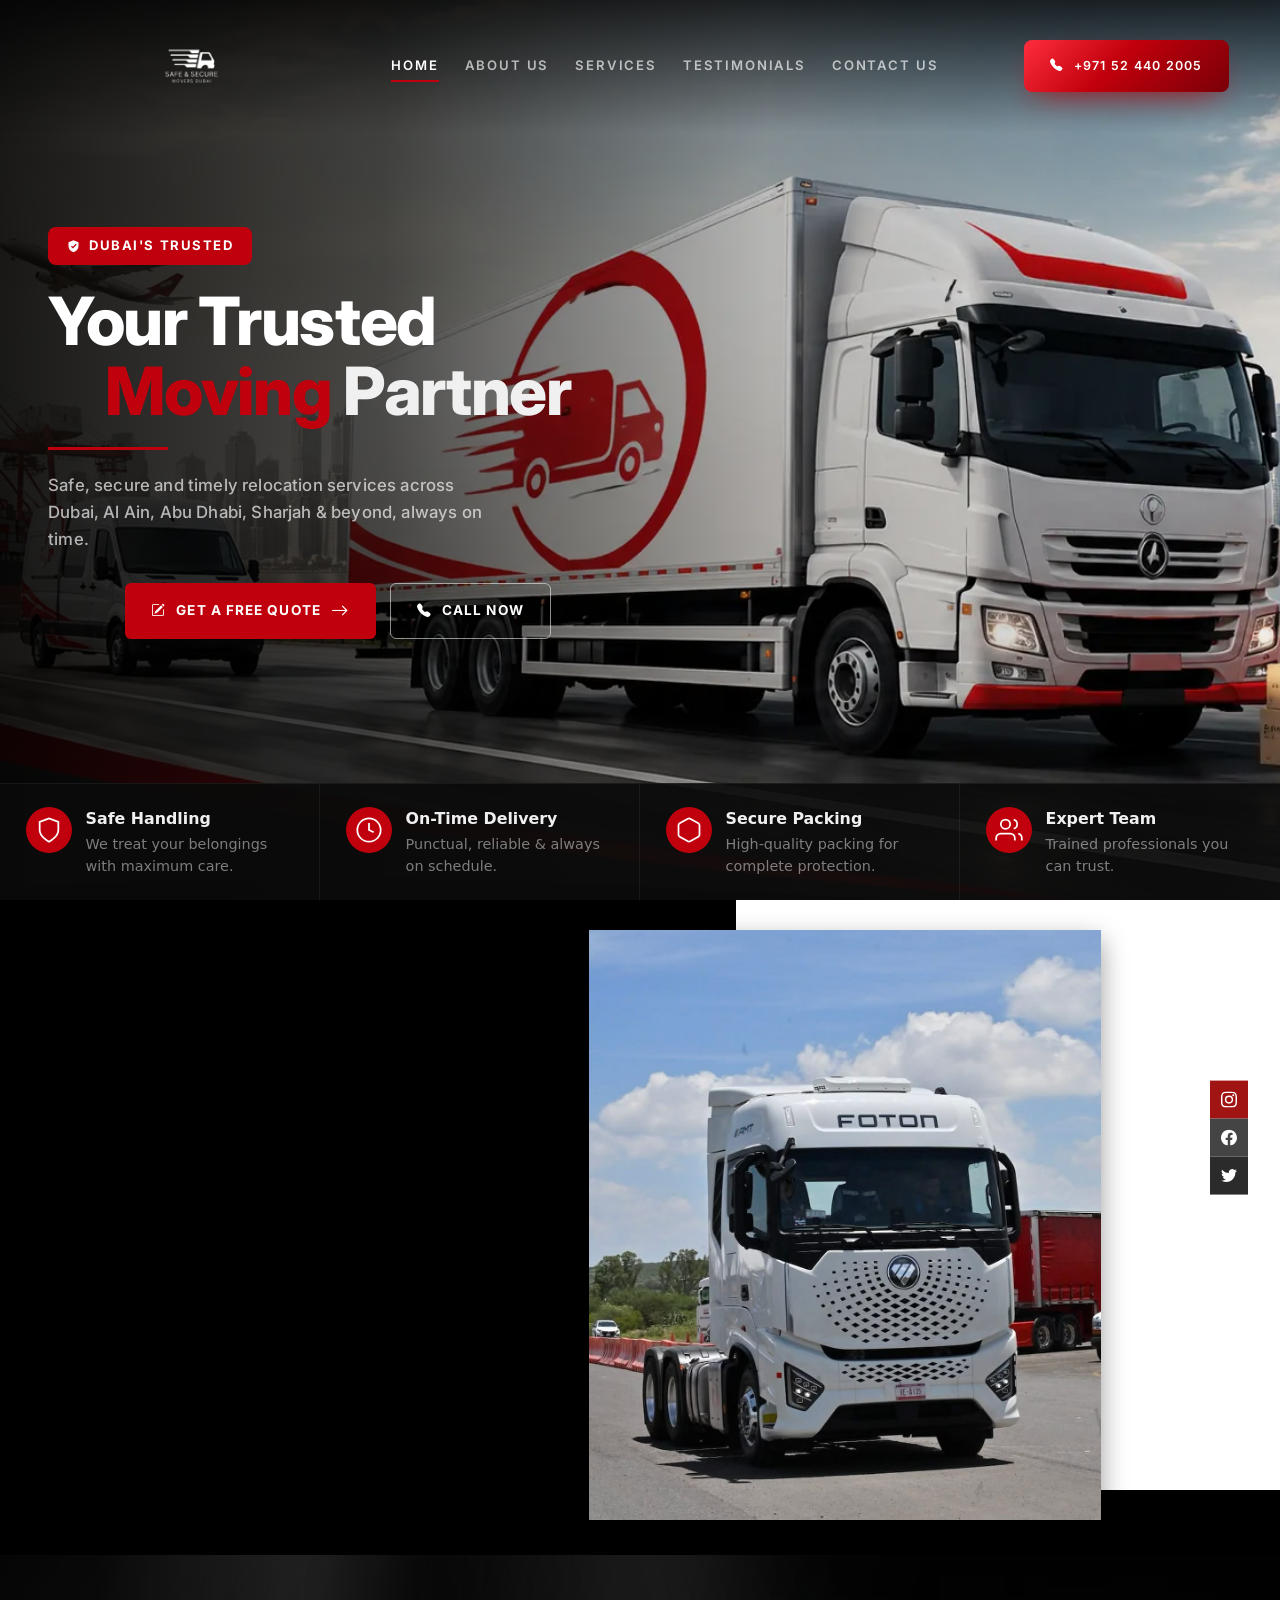
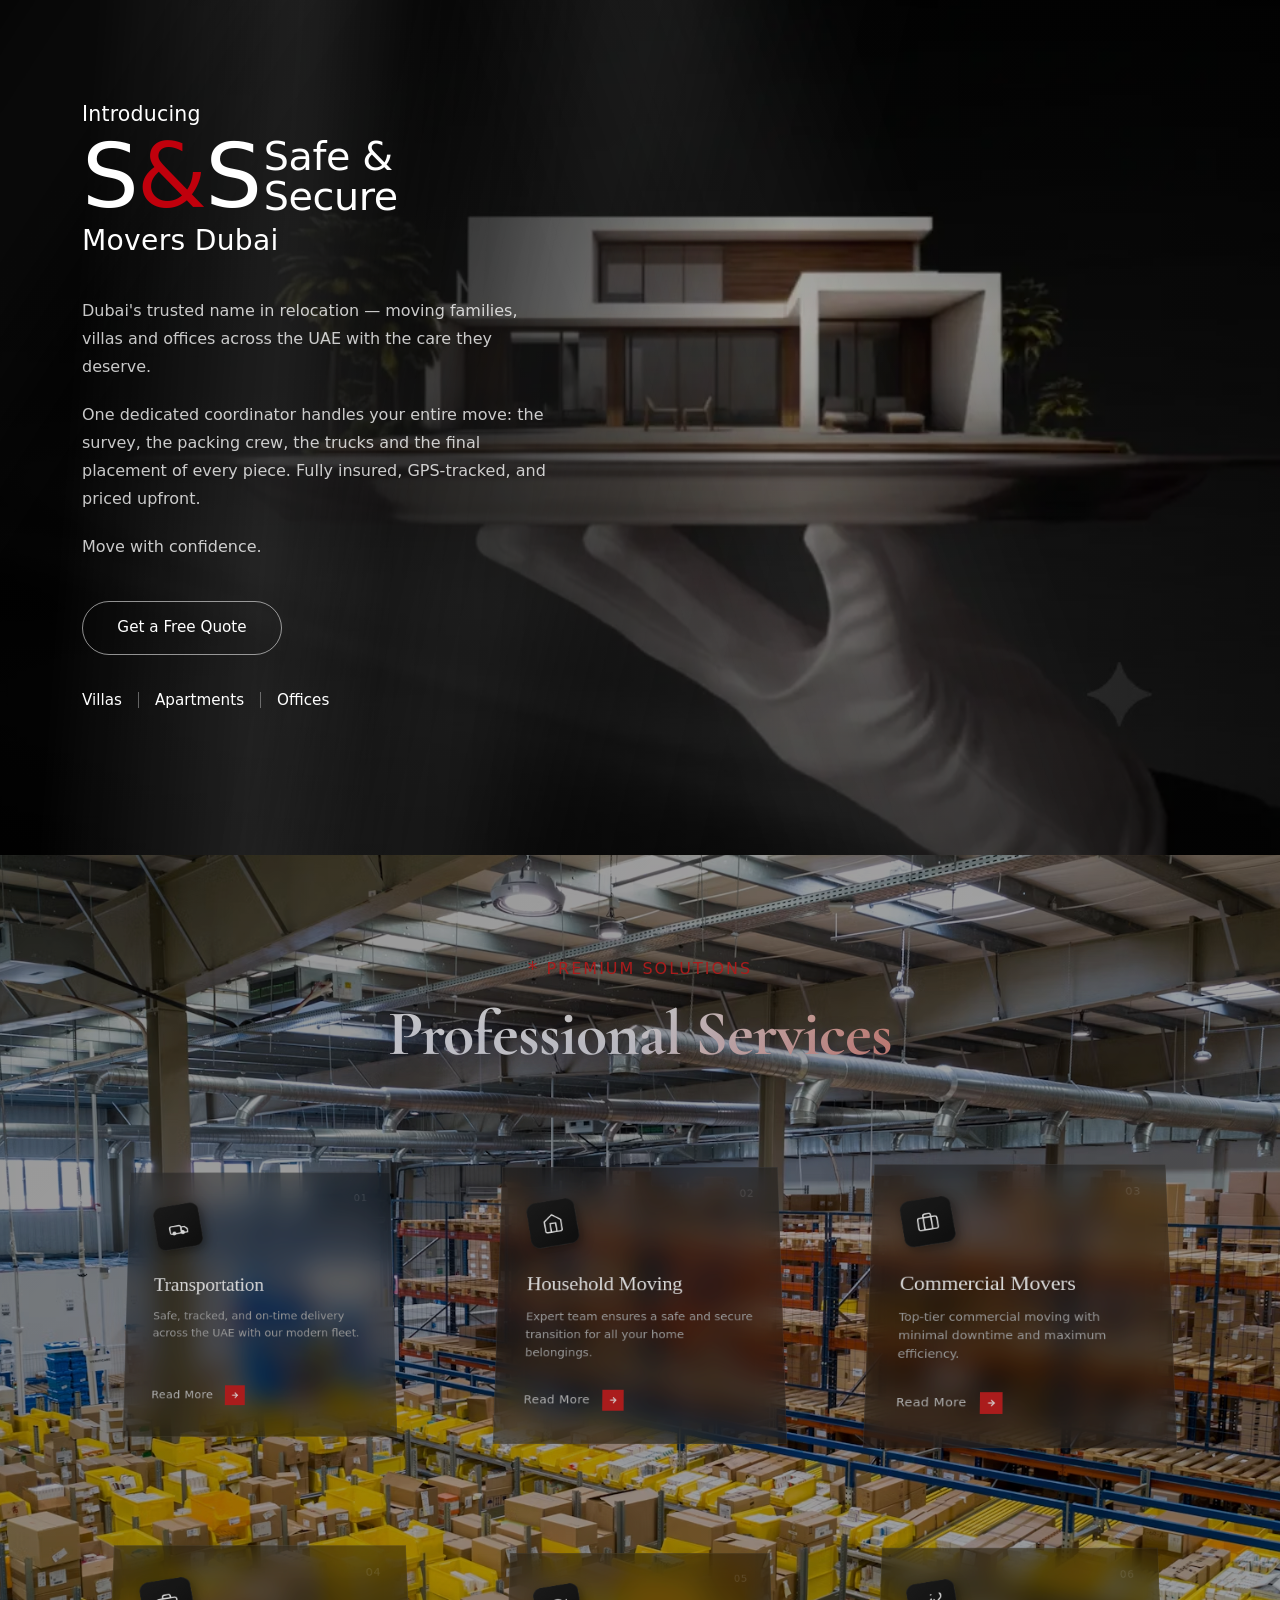
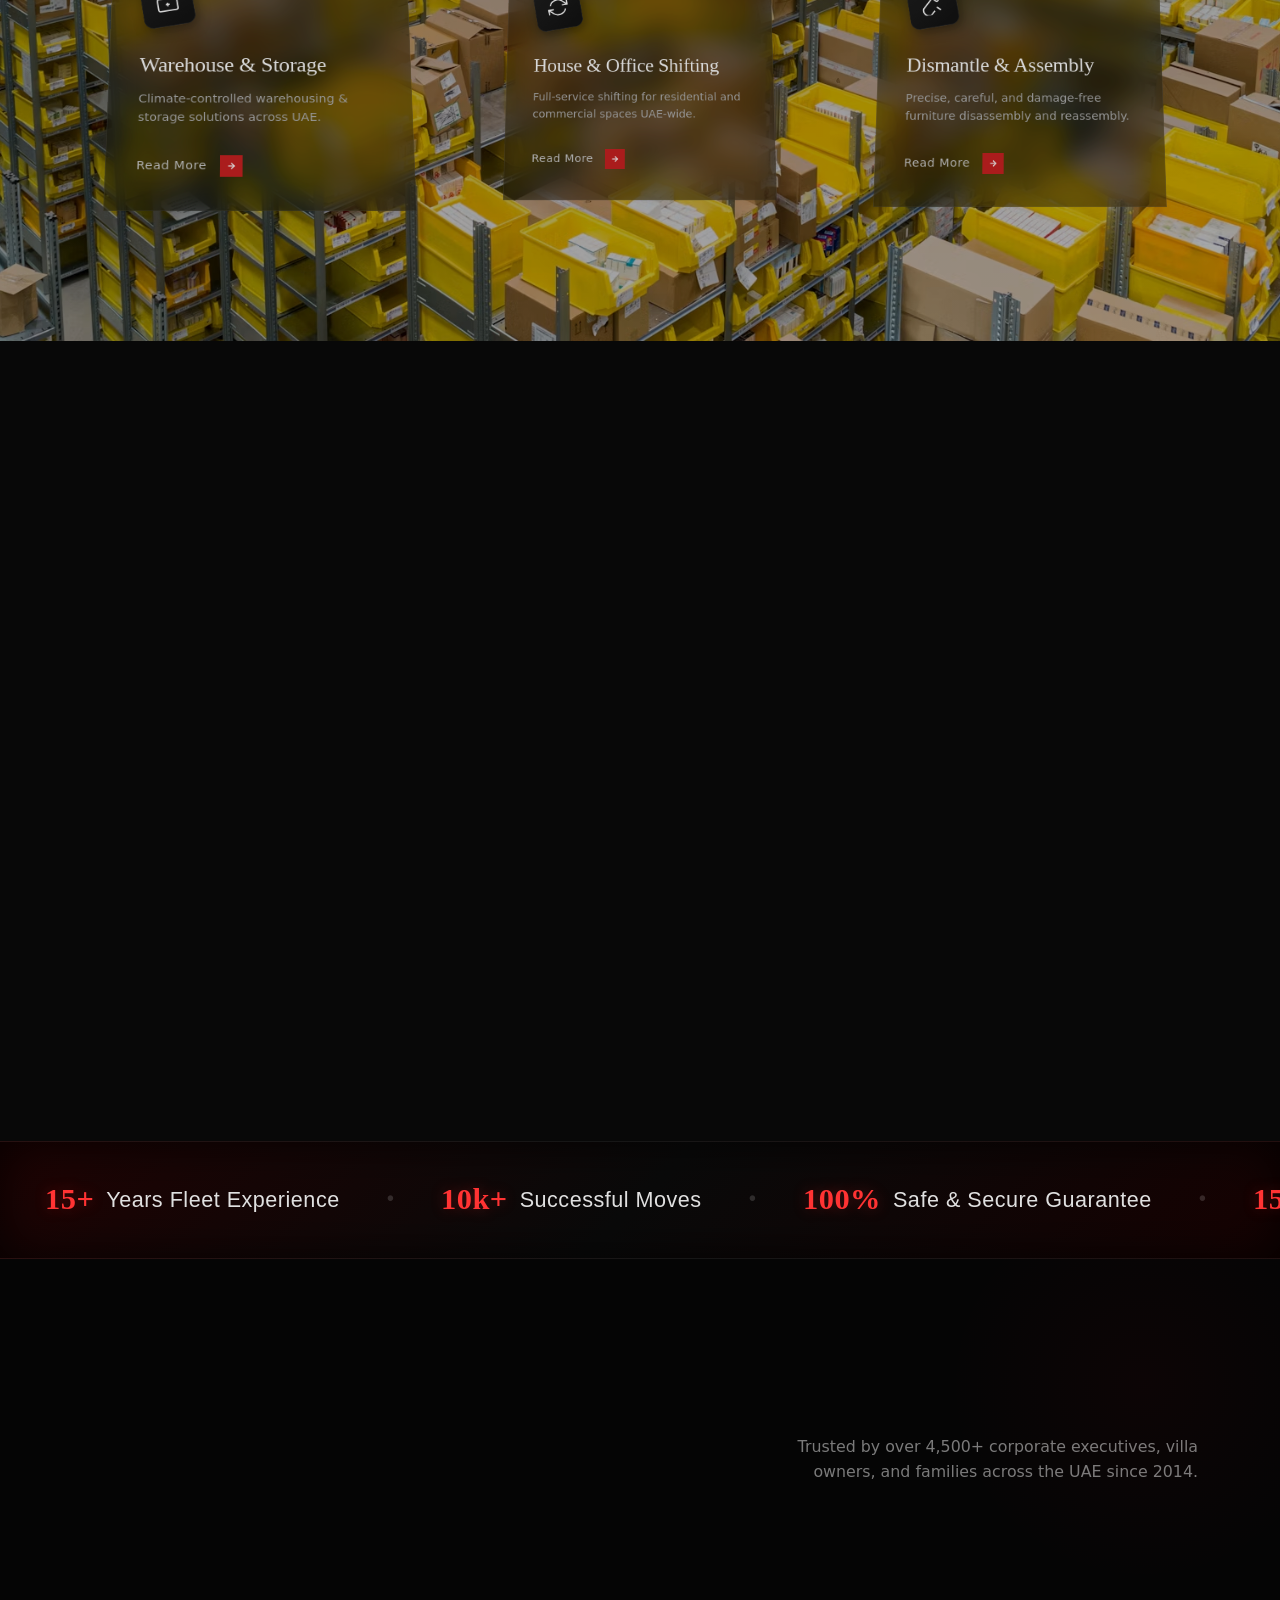
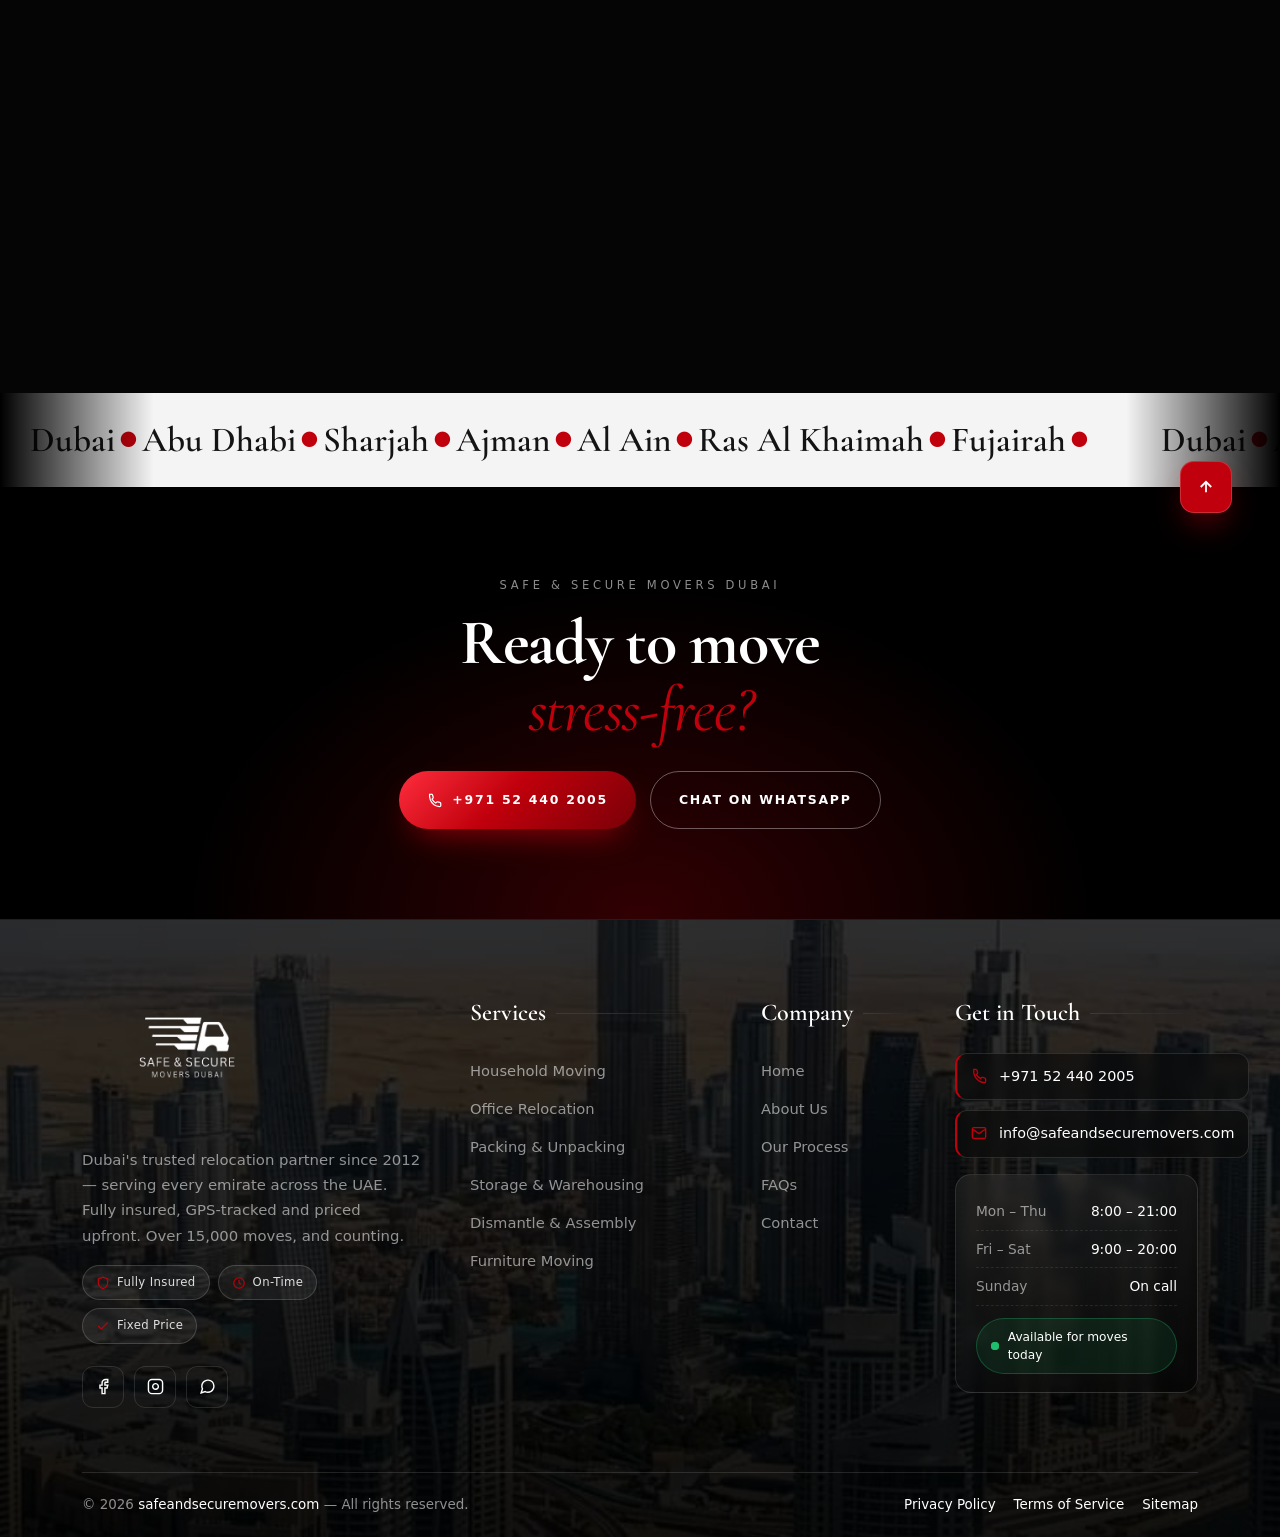
<file: index.html>
<!DOCTYPE html>
<html lang="en">
<head>
  <meta charset="UTF-8"/>
  <meta name="viewport" content="width=device-width, initial-scale=1.0"/>
  <title>Safe & Secure Motors</title>
  <link href="https://cdn.jsdelivr.net/npm/bootstrap@5.3.3/dist/css/bootstrap.min.css" rel="stylesheet"/>
  <link rel="stylesheet" href="https://cdn.jsdelivr.net/npm/bootstrap-icons@1.11.3/font/bootstrap-icons.min.css">
<link href="https://fonts.googleapis.com/css2?family=Cormorant+Garamond:ital,wght@0,300;0,400;0,600;0,700;1,300;1,400;1,600;1,700&family=Dancing+Script:wght@600&family=Cinzel:wght@400;700&family=Inter:wght@300;400;500;600;700;800;900&display=swap" rel="stylesheet"/>
  <link rel="stylesheet" href="style.css">
 
  <style>
:root{
  --red:#c0000c;
  --ease:cubic-bezier(.22,.61,.36,1);
}
body{ margin:0; background:#000; font-family:'Poppins',system-ui,sans-serif; color:#fff; }

/* ════════════ WHITE GLOVE HERO ════════════ */
.wg{
  position:relative;
  min-height:100vh;
  display:flex; align-items:center;
  padding:clamp(40px,8vw,110px) 0;
  overflow:hidden;
  background:radial-gradient(130% 100% at 72% 50%, #3a3a3a 0%, #1c1c1c 32%, #0a0a0a 62%, #000 88%);
}

/* ---- BACKGROUND IMAGE (yahan apni large image lagayen) ---- */
.wg__bg{
  position:absolute; inset:0; z-index:0;
  background-image:url('whiteglov.webp');   /* ← APNI IMAGE YAHAN */
  background-size:cover;
  background-position:center right;          /* image ka konsa hissa dikhe */
  background-repeat:no-repeat;
}
.wg__bg::after{                              /* text parhne ke liye dark wash */
  content:"";
  position:absolute; inset:0;
  background:
    linear-gradient(90deg, rgba(0,0,0,.92) 0%, rgba(0,0,0,.78) 38%, rgba(0,0,0,.35) 62%, rgba(0,0,0,.55) 100%),
    linear-gradient(180deg, rgba(0,0,0,.35) 0%, transparent 40%, rgba(0,0,0,.55) 100%);
}

/* ---- SATIN FOLDS: 4 layered sheets of light, alag angle + blur ---- */
.wg__silk{ position:absolute; inset:-25%; pointer-events:none; }
.wg__silk span{
  position:absolute; inset:0;
  background:linear-gradient(100deg,
    transparent 30%,
    rgba(255,255,255,.13) 40%,
    rgba(255,255,255,.03) 46%,
    transparent 54%);
  filter:blur(10px);
}
.wg__silk span:nth-child(1){ transform:rotate(-6deg) translateX(-8%); opacity:.9; }
.wg__silk span:nth-child(2){ transform:rotate(4deg)  translateX(6%);  filter:blur(26px); opacity:.55; }
.wg__silk span:nth-child(3){
  background:linear-gradient(84deg, transparent 48%, rgba(255,255,255,.10) 58%, transparent 66%);
  transform:rotate(-14deg); filter:blur(40px); opacity:.5;
}
.wg__silk span:nth-child(4){
  background:linear-gradient(115deg, transparent 12%, rgba(255,255,255,.07) 22%, transparent 30%);
  transform:rotate(8deg); filter:blur(50px); opacity:.6;
}

/* ---- spotlight behind the product ---- */
.wg__spot{
  position:absolute; right:14%; top:44%;
  width:min(66vw,720px); aspect-ratio:1;
  transform:translateY(-50%);
  background:
    radial-gradient(circle, rgba(255, 255, 255, 0) 0%, transparent 55%),
    radial-gradient(circle, rgba(8, 8, 8, 0) 0%, transparent 62%);
  pointer-events:none;
  animation:wgBreathe 10s ease-in-out infinite;
}
@keyframes wgBreathe{ 0%,100%{transform:translateY(-50%) scale(1)} 50%{transform:translateY(-53%) scale(1.06)} }

.wg .container{ position:relative; z-index:3; }

/* ---- LEFT: typography (reference jaisi — thin geometric sans) ---- */
.wg__intro{
  font-size:clamp(1.1rem,1.6vw,1.45rem);
  font-weight:300; color:#fff;
  margin:0 0 6px; letter-spacing:.01em;
}
.wg__lockup{
  display:flex; align-items:center; gap:.22em;
  margin:0 0 4px;
}
.wg__initials{
  font-size:clamp(3.6rem,7vw,6.4rem);
  font-weight:300; line-height:.9;
  letter-spacing:-.02em;
  color:#fff;
}
.wg__initials b{ font-weight:300; color:var(--red); }
.wg__words{
  display:flex; flex-direction:column;
  font-size:clamp(1.6rem,3.1vw,2.9rem);
  font-weight:400; line-height:1.02;
  letter-spacing:-.01em;
}
.wg__tagline{
  font-size:clamp(1.2rem,2.2vw,2rem);
  font-weight:300; color:#fff;
  margin:0 0 34px; letter-spacing:.01em;
}
.wg__copy{
  color:rgba(255,255,255,.78);
  font-weight:300; font-size:1rem; line-height:1.75;
  max-width:46ch; margin:0 0 20px;
}
.wg__copy:last-of-type{ margin-bottom:0; }

.wg__btn{
  display:inline-flex; align-items:center; justify-content:center;
  margin-top:40px;
  min-width:200px; height:54px; padding:0 30px;
  border:1px solid rgba(255,255,255,.55);
  border-radius:30px;
  background:transparent; color:#fff; text-decoration:none;
  font-size:.95rem; font-weight:300;
  position:relative; overflow:hidden;
  transition:border-color .4s var(--ease);
}
.wg__btn::before{
  content:""; position:absolute; inset:0;
  background:var(--red); transform:translateY(101%);
  transition:transform .45s var(--ease);
}
.wg__btn:hover{ color:#fff; border-color:var(--red); }
.wg__btn:hover::before{ transform:translateY(0); }
.wg__btn span{ position:relative; z-index:2; }

.wg__links{
  display:flex; align-items:center; flex-wrap:wrap;
  gap:16px; margin-top:34px;
  font-size:.95rem; font-weight:400;
}
.wg__links a{ color:#fff; text-decoration:none; transition:color .3s var(--ease); }
.wg__links a:hover{ color:var(--red); }
.wg__links i{ width:1px; height:16px; background:rgba(255,255,255,.35); display:inline-block; }

/* ---- RIGHT: product stage (transparent PNG ke liye) ---- */
.wg__stage{
  position:relative;
  display:flex; align-items:center; justify-content:center;
  min-height:clamp(300px,44vw,600px);
}
.wg__hero-img{
  position:relative; z-index:2;
  width:100%; max-width:640px; height:auto;
  display:block;
  filter:drop-shadow(0 50px 70px rgba(0,0,0,.85));
  animation:wgFloat 8s ease-in-out infinite;
}
@keyframes wgFloat{ 0%,100%{transform:translateY(0)} 50%{transform:translateY(-16px)} }

/* image ke neeche ki chamak + reflection */
.wg__shine{
  position:absolute; z-index:1;
  bottom:14%; left:50%; transform:translateX(-50%);
  width:min(90%,620px); height:30px;
  border-radius:50%;
  background:radial-gradient(60% 100% at 50% 45%, rgba(255,255,255,.5), rgba(255,255,255,.08) 58%, transparent 78%);
  filter:blur(4px);
}
.wg__shine::after{
  content:"";
  position:absolute; left:50%; top:90%;
  transform:translateX(-50%);
  width:72%; height:70px;
  background:radial-gradient(50% 100% at 50% 0%, rgba(255,255,255,.12), transparent 72%);
  filter:blur(12px);
}

/* ---- responsive ---- */
@media (max-width:991.98px){
  .wg{ min-height:auto; text-align:center; }
  .wg__lockup{ justify-content:center; }
  .wg__copy{ margin-left:auto; margin-right:auto; }
  .wg__links{ justify-content:center; }
  .wg__stage{ margin-top:50px; min-height:280px; }
  .wg__spot{ right:50%; transform:translate(50%,-50%); opacity:.75; }
  @keyframes wgBreathe{ 0%,100%{transform:translate(50%,-50%) scale(1)} 50%{transform:translate(50%,-53%) scale(1.05)} }
}
@media (max-width:575.98px){
  .wg__lockup{ flex-direction:column; gap:2px; }
  .wg__btn{ width:100%; }
}
@media (prefers-reduced-motion:reduce){
  .wg__hero-img,.wg__spot{ animation:none; }
}
/* ---- NAV: scroll par smoothly fix ---- */
.site-nav{
  position:fixed;
  top:0; left:0; right:0;
  z-index:1040;
  height:96px;                       /* apni nav ki height */
  background:linear-gradient(180deg, rgba(0,0,0,.75), rgba(0,0,0,0));
  transition:height .35s cubic-bezier(.22,.61,.36,1),
             background .35s cubic-bezier(.22,.61,.36,1),
             box-shadow .35s cubic-bezier(.22,.61,.36,1),
             backdrop-filter .35s cubic-bezier(.22,.61,.36,1);
  will-change:height, background;
}

/* scroll ke baad — solid black bar */
.site-nav.is-stuck{
  height:70px;
  background:rgba(8,8,8,.92);
  backdrop-filter:blur(14px);
  -webkit-backdrop-filter:blur(14px);
  box-shadow:0 10px 34px rgba(0,0,0,.55);
}
.site-nav.is-stuck::after{
  content:"";
  position:absolute; left:0; right:0; bottom:0; height:1px;
  background:linear-gradient(90deg, var(--red), rgba(192,0,12,0) 60%);
}

/* logo bhi saath me shrink ho */
.site-nav.is-stuck .nav-logo-img img{
  transform:scale(.82);
  transition:transform .35s cubic-bezier(.22,.61,.36,1);
}
.nav-logo-img img{ transition:transform .35s cubic-bezier(.22,.61,.36,1); }

/* hero ab nav ke neeche na chhupe */
.hero{ padding-top:96px; }

@media (max-width:991.98px){
  .site-nav{ height:78px; }
  .site-nav.is-stuck{ height:64px; }
  .hero{ padding-top:78px; }
}
</style>
</head>
<body>
<!-- ══════════ NAVBAR ══════════ -->
<header class="ssm-nav" id="ssmNav">
  <button class="ssm-nav__burger" type="button"
          data-bs-toggle="offcanvas" data-bs-target="#ssmDrawer"
          aria-label="Open menu" aria-controls="ssmDrawer">
    <span></span>
  </button>

  <a class="ssm-nav__brand" href="index.html" aria-label="Safe and Secure Movers — home">
    <img src="WhatsApp_Image_2026-07-14_at_6.08.46_AM-removebg-preview.png" alt="Safe &amp; Secure Movers">
  </a>

  <nav class="ssm-nav__menu" aria-label="Main">
    <a class="ssm-nav__link is-active" href="index.html">Home</a>
    <a class="ssm-nav__link" href="about.html">About Us</a>
    <a class="ssm-nav__link " href="services.html">Services</a>
    <a class="ssm-nav__link" href="index.html#testimonials">Testimonials</a>
    <a class="ssm-nav__link" href="contact.html">Contact Us</a>
  </nav>

  <a class="ssm-nav__cta" href="tel:+971524402005">
    <i class="bi bi-telephone-fill"></i>
    <span>+971 52 440 2005</span>
  </a>
</header>
<!-- ══════════ SIDE DRAWER ══════════ -->
<div class="offcanvas offcanvas-end ssm-drawer" tabindex="-1" id="ssmDrawer" aria-labelledby="ssmDrawerLabel">
  <div class="offcanvas-header">
    <a class="ssm-drawer__logo" href="index.html" id="ssmDrawerLabel">
      <img src="WhatsApp_Image_2026-07-14_at_6.08.46_AM-removebg-preview.png" alt="Safe &amp; Secure Movers">
    </a>
    <button type="button" class="btn-close" data-bs-dismiss="offcanvas" aria-label="Close"></button>
  </div>

  <div class="offcanvas-body p-0 d-flex flex-column justify-content-between">
 <ul class="ssm-drawer__list">
  <li><a class="is-active" href="index.html">Home</a></li>
  <li><a href="about.html">About Us</a></li>
  <li><a href="services.html">Services</a></li>
  <li><a href="contact.html">Contact Us</a></li>
  <li><a href="index.html#testimonials">Testimonials</a></li>
</ul>

    <div class="ssm-drawer__foot">
      <a class="ssm-drawer__cta" href="tel:+971524402005" data-bs-dismiss="offcanvas">
        <i class="bi bi-telephone-fill"></i> +971 52 440 2005
      </a>
    </div>
  </div>
</div>
<!-- ═══════════════════════ OFFCANVAS ═══════════════════════ -->
<div class="offcanvas offcanvas-start" tabindex="-1" id="navOffcanvas">
  <div class="offcanvas-header">
    <h5 class="offcanvas-title">Safe &amp; Secure Movers</h5>
    <button type="button" class="btn-close" data-bs-dismiss="offcanvas"></button>
  </div>
  <div class="offcanvas-body p-0">
    <ul class="navbar-nav flex-column mt-1">
      <li class="nav-item"><a class="nav-link" href="#">Home</a></li>
      <li class="nav-item"><a class="nav-link" href="#">About Us</a></li>
      <li class="nav-item"><a class="nav-link" href="#">Services</a></li>
      <li class="nav-item"><a class="nav-link" href="#">Our Process</a></li>
      <li class="nav-item"><a class="nav-link" href="#">Testimonials</a></li>
      <li class="nav-item"><a class="nav-link" href="#">Contact Us</a></li>
      <li class="nav-item"><a class="nav-link" href="#" style="color:var(--red)!important;font-weight:500;">Book Now</a></li>
    </ul>
  </div>
</div><!-- ═══════════════════════ HERO SECTION ═══════════════════════ -->
<section class="hero">
  <div class="hero-bg" aria-hidden="true"></div>

  <div class="container-fluid px-4 px-sm-5 hero-content">
    <div class="row justify-content-center justify-content-lg-start">
      <div class="col-12 col-md-10 col-lg-6 fade-slow">
<p class="hero-eyebrow">
  <span class="hero-eyebrow__badge">
    <svg class="hero-eyebrow__ico" viewBox="0 0 24 24" fill="currentColor"><path d="M12 2 4 5v6c0 5 3.4 8.5 8 10 4.6-1.5 8-5 8-10V5l-8-3zm-1 13-3-3 1.4-1.4L11 12.2l4.6-4.6L17 9l-6 6z"/></svg>
    Dubai's Trusted
  </span>
</p>
<h1 class="hero-title">
  <span class="hero-line1">Your Trusted</span>
  <span class="hero-line2"><span class="accent-g">Moving</span> Partner</span>
</h1>
<span class="hero-underline"></span>
     <p class="hero-desc">
  Safe, secure and timely relocation services across Dubai, Al Ain,
  Abu Dhabi, Sharjah &amp; beyond, always on time.
</p>

        <div class="hero-btns">
          <a href="#" class="btn-hero-primary">
            <i class="bi bi-pencil-square"></i> Get A Free Quote
            <i class="bi bi-arrow-right btn-arrow"></i>
          </a>
          <a href="tel:+971524402005" class="btn-hero-outline">
            <i class="bi bi-telephone-fill"></i> Call Now
          </a>
        </div>

      </div>
    </div>
  </div>

  <!-- Curved red shape at bottom (mobile only) -->
  <div class="hero-curve" aria-hidden="true"></div>

  <!-- FEATURES STRIP (hero ke ANDAR — desktop par visible, mobile par hidden) -->
  <div class="hero-features">
    <div class="feature-item">
      <div class="feature-icon">
        <svg viewBox="0 0 24 24" fill="none" stroke="currentColor" stroke-width="1.5"><path d="M12 22s8-4 8-10V5l-8-3-8 3v7c0 6 8 10 8 10z"/></svg>
      </div>
      <div>
        <div class="feature-title">Safe Handling</div>
        <div class="feature-sub">We treat your belongings with maximum care.</div>
      </div>
    </div>
    <div class="feature-item">
      <div class="feature-icon">
        <svg viewBox="0 0 24 24" fill="none" stroke="currentColor" stroke-width="1.5"><circle cx="12" cy="12" r="10"/><polyline points="12 6 12 12 16 14"/></svg>
      </div>
      <div>
        <div class="feature-title">On-Time Delivery</div>
        <div class="feature-sub">Punctual, reliable &amp; always on schedule.</div>
      </div>
    </div>
    <div class="feature-item">
      <div class="feature-icon">
        <svg viewBox="0 0 24 24" fill="none" stroke="currentColor" stroke-width="1.5"><path d="M21 16V8a2 2 0 0 0-1-1.73l-7-4a2 2 0 0 0-2 0l-7 4A2 2 0 0 0 3 8v8a2 2 0 0 0 1 1.73l7 4a2 2 0 0 0 2 0l7-4A2 2 0 0 0 21 16z"/></svg>
      </div>
      <div>
        <div class="feature-title">Secure Packing</div>
        <div class="feature-sub">High-quality packing for complete protection.</div>
      </div>
    </div>
    <div class="feature-item">
      <div class="feature-icon">
        <svg viewBox="0 0 24 24" fill="none" stroke="currentColor" stroke-width="1.5"><path d="M17 21v-2a4 4 0 0 0-4-4H5a4 4 0 0 0-4 4v2"/><circle cx="9" cy="7" r="4"/><path d="M23 21v-2a4 4 0 0 0-3-3.87"/><path d="M16 3.13a4 4 0 0 1 0 7.75"/></svg>
      </div>
      <div>
        <div class="feature-title">Expert Team</div>
        <div class="feature-sub">Trained professionals you can trust.</div>
      </div>
    </div>
  </div>

</section>

<!-- ═══════════════════════ MOBILE STATS STRIP ═══════════════════════ -->
<section class="stats-strip">
  <div class="stats-card">
    <div class="stat-item">
      <div class="stat-icon">
        <svg viewBox="0 0 24 24" fill="none" stroke="currentColor" stroke-width="1.8"><path d="M12 22s8-4 8-10V5l-8-3-8 3v7c0 6 8 10 8 10z"/></svg>
      </div>
      <div class="stat-num">10+</div>
      <div class="stat-label">Years of<br>Experience</div>
    </div>
    <div class="stat-item">
      <div class="stat-icon">
        <svg viewBox="0 0 24 24" fill="none" stroke="currentColor" stroke-width="1.8"><path d="M17 21v-2a4 4 0 0 0-4-4H5a4 4 0 0 0-4 4v2"/><circle cx="9" cy="7" r="4"/><path d="M23 21v-2a4 4 0 0 0-3-3.87"/><path d="M16 3.13a4 4 0 0 1 0 7.75"/></svg>
      </div>
      <div class="stat-num">5K+</div>
      <div class="stat-label">Successful<br>Moves</div>
    </div>
    <div class="stat-item">
      <div class="stat-icon">
        <svg viewBox="0 0 24 24" fill="none" stroke="currentColor" stroke-width="1.8"><circle cx="12" cy="12" r="10"/><path d="M8 14s1.5 2 4 2 4-2 4-2"/><line x1="9" y1="9" x2="9.01" y2="9"/><line x1="15" y1="9" x2="15.01" y2="9"/></svg>
      </div>
      <div class="stat-num">100%</div>
      <div class="stat-label">Customer<br>Satisfaction</div>
    </div>
    <div class="stat-item">
      <div class="stat-icon">
        <svg viewBox="0 0 24 24" fill="none" stroke="currentColor" stroke-width="1.8"><path d="M21 10c0 7-9 13-9 13s-9-6-9-13a9 9 0 0 1 18 0z"/><circle cx="12" cy="10" r="3"/></svg>
      </div>
      <div class="stat-num">UAE</div>
      <div class="stat-label">Wide<br>Coverage</div>
    </div>
  </div>
</section>


<main>
    <section class="premium-about">
    <div class="container-fluid p-0">
        <div class="row g-0">
            
            <div class="col-lg-6 d-flex align-items-center left-content-side fade-slow">
                <div class="content-container">
                    <span class="section-tag"><span class="red-star">*</span> About Us</span>
                    <h2 class="section-title">Where Every Ride <br> Feels First Class</h2>
<p class="section-desc">Your premium trusted partner for stress-free relocation across Dubai, Al Ain, Abu Dhabi & Sharjah. We handle every move with absolute precision and care.</p>
                    
                    <div class="row feature-grid g-3 slide-left-fast">
                        <div class="col-sm-6">
                            <div class="mini-car-box">
                                <img src="image5.jpg" alt="Car" class="img-fluid">
                                <p class="mini-text">Modern fleet of 50+ trucks equipped with GPS tracking & professional packing solutions.</p>
                            </div>
                        </div>
                        <div class="col-sm-6">
                          <div class="stats-box">
  <div class="stat-row">
    <h3 class="stat-num">23<span class="plus">+</span></h3>
    <p class="stat-lbl">Years Experience</p>
  </div>
  <div class="stat-divider"></div>
  <div class="stat-row">
    <h3 class="stat-num">5k<span class="plus">+</span></h3>
    <p class="stat-lbl">Happy Clients</p>
  </div>
  <div class="stat-divider"></div>
  <div class="stat-row">
    <h3 class="stat-num">12<span class="plus">+</span></h3>
    <p class="stat-lbl">Cities Covered</p>
  </div>
</div>
                        </div>
                    </div>
                </div>
            </div>
            
            <div class="col-lg-6 right-image-side">
                <div class="white-cut-backdrop"></div>
                
                <div class="main-image-wrapper">
                    <img src="image3.jpg" alt="Driver" class="img-fluid actual-img">
                </div>
           <div class="social-badge-strip">
  <a href="#" class="social-tile bg-red">
    <svg width="16" height="16" viewBox="0 0 24 24" fill="currentColor"><path d="M12 2.163c3.204 0 3.584.012 4.85.07 3.252.148 4.771 1.691 4.919 4.919.058 1.265.069 1.645.069 4.849 0 3.205-.012 3.584-.069 4.849-.149 3.225-1.664 4.771-4.919 4.919-1.266.058-1.644.07-4.85.07-3.204 0-3.584-.012-4.849-.07-3.26-.149-4.771-1.699-4.919-4.92-.058-1.265-.07-1.644-.07-4.849 0-3.204.013-3.583.07-4.849.149-3.227 1.664-4.771 4.919-4.919 1.266-.057 1.645-.069 4.849-.069zM12 0C8.741 0 8.333.014 7.053.072 2.695.272.273 2.69.073 7.052.014 8.333 0 8.741 0 12c0 3.259.014 3.668.072 4.948.2 4.358 2.618 6.78 6.98 6.98C8.333 23.986 8.741 24 12 24c3.259 0 3.668-.014 4.948-.072 4.354-.2 6.782-2.618 6.979-6.98.059-1.28.073-1.689.073-4.948 0-3.259-.014-3.667-.072-4.947-.196-4.354-2.617-6.78-6.979-6.98C15.668.014 15.259 0 12 0zm0 5.838a6.162 6.162 0 100 12.324 6.162 6.162 0 000-12.324zM12 16a4 4 0 110-8 4 4 0 010 8zm6.406-11.845a1.44 1.44 0 100 2.881 1.44 1.44 0 000-2.881z"/></svg>
  </a>
  <a href="#" class="social-tile bg-grey">
    <svg width="16" height="16" viewBox="0 0 24 24" fill="currentColor"><path d="M24 12.073c0-6.627-5.373-12-12-12s-12 5.373-12 12c0 5.99 4.388 10.954 10.125 11.854v-8.385H7.078v-3.47h3.047V9.43c0-3.007 1.792-4.669 4.533-4.669 1.312 0 2.686.235 2.686.235v2.953H15.83c-1.491 0-1.956.925-1.956 1.874v2.25h3.328l-.532 3.47h-2.796v8.385C19.612 23.027 24 18.062 24 12.073z"/></svg>
  </a>
  <a href="#" class="social-tile bg-dark-grey">
    <svg width="16" height="16" viewBox="0 0 24 24" fill="currentColor"><path d="M23.953 4.57a10 10 0 01-2.825.775 4.958 4.958 0 002.163-2.723c-.951.555-2.005.959-3.127 1.184a4.92 4.92 0 00-8.384 4.482C7.69 8.095 4.067 6.13 1.64 3.162a4.822 4.822 0 00-.666 2.475c0 1.71.87 3.213 2.188 4.096a4.904 4.904 0 01-2.228-.616v.06a4.923 4.923 0 003.946 4.827 4.996 4.996 0 01-2.212.085 4.936 4.936 0 004.604 3.417 9.867 9.867 0 01-6.102 2.105c-.39 0-.779-.023-1.17-.067a13.995 13.995 0 007.557 2.209c9.053 0 13.998-7.496 13.998-13.985 0-.21 0-.42-.015-.63A9.935 9.935 0 0024 4.59z"/></svg>
  </a>
</div>
            </div>

        </div>
    </div>
</section>

<section class="wg">
  <!-- background image -->
  <div class="wg__bg"></div>

  <!-- CSS satin background -->
  <div class="wg__silk"><span></span><span></span><span></span><span></span></div>
  <div class="wg__spot"></div>
<div class="container">
    <div class="row align-items-center g-4 g-lg-5">

      <!-- LEFT -->
      <div class="col-lg-6 col-12">
        <p class="wg__intro">Introducing</p>

        <div class="wg__lockup">
          <span class="wg__initials">S<b>&amp;</b>S</span>
          <span class="wg__words">
            <span>Safe &amp;</span>
            <span>Secure</span>
          </span>
        </div>

        <p class="wg__tagline">Movers Dubai</p>

        <p class="wg__copy">Dubai's trusted name in relocation — moving families, villas and offices across the UAE with the care they deserve.</p>
        <p class="wg__copy">One dedicated coordinator handles your entire move: the survey, the packing crew, the trucks and the final placement of every piece. Fully insured, GPS-tracked, and priced upfront.</p>
        <p class="wg__copy">Move with confidence.</p>

        <a href="contact.html" class="wg__btn"><span>Get a Free Quote</span></a>

        <div class="wg__links">
          <a href="#">Villas</a><i></i>
          <a href="#">Apartments</a><i></i>
          <a href="#">Offices</a>
        </div>
      </div>

    </div>
  </div>
</section>
<section class="glass-services-section">
    <!-- Overlay to keep background image elegant and high-contrast -->
    <div class="bg-dark-overlay"></div>

    <div class="container position-relative z-index-2">
        
        <!-- Section Header -->
        <div class="text-center mb-5">
            <span class="sub-title"><span class="star">*</span> Premium Solutions</span>
            <h2 class="main-title">Professional Services</h2>
        </div>

        <div class="row g-4">
            
            <!-- Card 1: Transportation -->
            <div class="col-xl-4 col-md-6 pop-fast">
                <div class="luxury-glass-card">
                    <span class="card-number">01</span>
                    <div class="icon-badge-tilt">
                        <!-- Truck / Transportation SVG -->
                        <svg viewBox="0 0 24 24" fill="none" stroke="currentColor" stroke-width="1.5">
                            <rect x="2" y="11" width="13" height="9" rx="2" />
                            <path d="M15 13h4l3 3v4h-7v-7z" />
                            <circle cx="6.5" cy="19.5" r="1.5" fill="currentColor"/>
                            <circle cx="16.5" cy="19.5" r="1.5" fill="currentColor"/>
                        </svg>
                    </div>
                    <h3 class="service-name">Transportation</h3>
                    <p class="service-text">Safe, tracked, and on-time delivery across the UAE with our modern fleet.</p>
                    <a href="#" class="read-more-btn">
                        <span>Read More</span>
                        <span class="arrow-box"><svg viewBox="0 0 24 24" fill="none" stroke="currentColor" stroke-width="2.5"><line x1="5" y1="12" x2="19" y2="12"></line><polyline points="12 5 19 12 12 19"></polyline></svg></span>
                    </a>
                </div>
            </div>

            <!-- Card 2: Household Moving -->
            <div class="col-xl-4 col-md-6 pop-medium">
                <div class="luxury-glass-card">
                    <span class="card-number">02</span>
                    <div class="icon-badge-tilt">
                        <!-- House / Moving SVG -->
                        <svg viewBox="0 0 24 24" fill="none" stroke="currentColor" stroke-width="1.5">
                            <path d="M3 9l9-7 9 7v11a2 2 0 0 1-2 2H5a2 2 0 0 1-2-2z" />
                            <polyline points="9 22 9 12 15 12 15 22" />
                        </svg>
                    </div>
                    <h3 class="service-name">Household Moving</h3>
                    <p class="service-text">Expert team ensures a safe and secure transition for all your home belongings.</p>
                    <a href="#" class="read-more-btn">
                        <span>Read More</span>
                        <span class="arrow-box"><svg viewBox="0 0 24 24" fill="none" stroke="currentColor" stroke-width="2.5"><line x1="5" y1="12" x2="19" y2="12"></line><polyline points="12 5 19 12 12 19"></polyline></svg></span>
                    </a>
                </div>
            </div>

            <!-- Card 3: Commercial Movers -->
            <div class="col-xl-4 col-md-6 pop-slow">
                <div class="luxury-glass-card">
                    <span class="card-number">03</span>
                    <div class="icon-badge-tilt">
                        <!-- Briefcase / Commercial SVG -->
                        <svg viewBox="0 0 24 24" fill="none" stroke="currentColor" stroke-width="1.5">
                            <rect x="2" y="7" width="20" height="14" rx="2" ry="2" />
                            <path d="M16 21V5a2 2 0 0 0-2-2h-4a2 2 0 0 0-2 2v16" />
                        </svg>
                    </div>
                    <h3 class="service-name">Commercial Movers</h3>
                    <p class="service-text">Top-tier commercial moving with minimal downtime and maximum efficiency.</p>
                    <a href="#" class="read-more-btn">
                        <span>Read More</span>
                        <span class="arrow-box"><svg viewBox="0 0 24 24" fill="none" stroke="currentColor" stroke-width="2.5"><line x1="5" y1="12" x2="19" y2="12"></line><polyline points="12 5 19 12 12 19"></polyline></svg></span>
                    </a>
                </div>
            </div>

            <!-- Card 4: Warehouse & Storage -->
            <div class="col-xl-4 col-md-6 pop-slow">
                <div class="luxury-glass-card">
                    <span class="card-number">04</span>
                    <div class="icon-badge-tilt">
                        <!-- Server / Storage Box SVG -->
                   <svg viewBox="0 0 24 24" fill="none" stroke="currentColor" stroke-width="1.5">
    <rect x="2" y="7" width="20" height="14" rx="2"></rect>
    <path d="M16 7V5a2 2 0 0 0-2-2h-4a2 2 0 0 0-2 2v2"></path>
    <line x1="12" y1="12" x2="12" y2="16"></line>
    <line x1="10" y1="14" x2="14" y2="14"></line>
</svg>
                    </div>
                    <h3 class="service-name">Warehouse & Storage</h3>
                    <p class="service-text">Climate-controlled warehousing & storage solutions across UAE.</p>
                    <a href="#" class="read-more-btn">
                        <span>Read More</span>
                        <span class="arrow-box"><svg viewBox="0 0 24 24" fill="none" stroke="currentColor" stroke-width="2.5"><line x1="5" y1="12" x2="19" y2="12"></line><polyline points="12 5 19 12 12 19"></polyline></svg></span>
                    </a>
                </div>
            </div>

            <!-- Card 5: House & Office Shifting -->
            <div class="col-xl-4 col-md-6 pop-fast">
                <div class="luxury-glass-card">
                    <span class="card-number">05</span>
                    <div class="icon-badge-tilt">
                        <!-- Shifting / Sync SVG -->
                        <svg viewBox="0 0 24 24" fill="none" stroke="currentColor" stroke-width="1.5">
                            <polyline points="23 4 23 10 17 10"></polyline>
                            <polyline points="1 20 1 14 7 14"></polyline>
                            <path d="M3.51 9a9 9 0 0 1 14.85-3.36L23 10M1 14l4.64 4.36A9 9 0 0 0 20.49 15"></path>
                        </svg>
                    </div>
                    <h3 class="service-name">House & Office Shifting</h3>
                    <p class="service-text">Full-service shifting for residential and commercial spaces UAE-wide.</p>
                    <a href="#" class="read-more-btn">
                        <span>Read More</span>
                        <span class="arrow-box"><svg viewBox="0 0 24 24" fill="none" stroke="currentColor" stroke-width="2.5"><line x1="5" y1="12" x2="19" y2="12"></line><polyline points="12 5 19 12 12 19"></polyline></svg></span>
                    </a>
                </div>
            </div>

            <!-- Card 6: Dismantle & Assembly -->
            <div class="col-xl-4 col-md-6 pop-medium">
                <div class="luxury-glass-card">
                    <span class="card-number">06</span>
                    <div class="icon-badge-tilt">
                        <!-- Tools / Pencil-Ruler Setup SVG -->
                        <svg viewBox="0 0 24 24" fill="none" stroke="currentColor" stroke-width="1.5">
                            <path d="M14.7 6.3a1 1 0 0 0 0 1.4l1.6 1.6a1 1 0 0 0 1.4 0l3.77-3.77a6 6 0 0 0-7.94-7.94L11 1.58M11.93 5.42L1.58 15.77a6 6 0 0 0 7.94 7.94L13.3 19.9" />
                            <line x1="16" y1="16" x2="20" y2="20" />
                        </svg>
                    </div>
                    <h3 class="service-name">Dismantle & Assembly</h3>
                    <p class="service-text">Precise, careful, and damage-free furniture disassembly and reassembly.</p>
                    <a href="#" class="read-more-btn">
                        <span>Read More</span>
                        <span class="arrow-box"><svg viewBox="0 0 24 24" fill="none" stroke="currentColor" stroke-width="2.5"><line x1="5" y1="12" x2="19" y2="12"></line><polyline points="12 5 19 12 12 19"></polyline></svg></span>
                    </a>
                </div>
            </div>

        </div>
    </div>
</section>
<!-- Premium Broad FAQ Section Start -->
<section id="faq" class="broad-faq-section">
    <div class="container">
        <div class="row g-5">
            
            <!-- LEFT SIDE: Title Info -->
            <div class="col-lg-5 col-12 fade-slow">
                <div class="faq-sticky-side">
                    <span class="faq-badge-tag"><span class="star-icon">*</span> Got Questions?</span>
                    <h2 class="faq-heading-text">Frequently<br>asked <span class="serif-style">questions</span></h2>
                    <p class="faq-para-text">Can't find an answer? Contact us directly — we're happy to help with any queries about your move.</p>
                    
                    <a href="https://api.whatsapp.com/send/?phone=971556255690" target="_blank" class="whatsapp-link-btn">
                        Ask on WhatsApp
                        <span class="arrow-svg-wrap">
                            <svg width="14" height="14" viewBox="0 0 24 24" fill="none" stroke="currentColor" stroke-width="2.5"><line x1="5" y1="12" x2="19" y2="12"></line><polyline points="12 5 19 12 12 19"></polyline></svg>
                        </span>
                    </a>
                </div>
            </div>
            
            <!-- RIGHT SIDE: Broad White Accordion Items -->
            <div class="col-lg-7 col-12 fade-fast">
                <div class="accordion accordion-flush broad-white-accordion" id="faqModernAccordion">
                    
                    <!-- FAQ Item 1 -->
                    <div class="accordion-item faq-broad-card">
                        <h2 class="accordion-header">
                            <button class="accordion-button collapsed" type="button" data-bs-toggle="collapse" data-bs-target="#faq-collapse-1" aria-expanded="false">
                                What services does Safe and Secure Movers provide?
                            </button>
                        </h2>
                        <div id="faq-collapse-1" class="accordion-collapse collapse" data-bs-parent="#faqModernAccordion">
                            <div class="accordion-body">
                                We offer comprehensive moving services including residential and commercial packing, local and international transportation, storage solutions, furniture assembly/disassembly, and relocation consulting.
                            </div>
                        </div>
                    </div>

                    <!-- FAQ Item 2 -->
                    <div class="accordion-item faq-broad-card">
                        <h2 class="accordion-header">
                            <button class="accordion-button collapsed" type="button" data-bs-toggle="collapse" data-bs-target="#faq-collapse-2" aria-expanded="false">
                                Is Safe and Secure Movers licensed and insured?
                            </button>
                        </h2>
                        <div id="faq-collapse-2" class="accordion-collapse collapse" data-bs-parent="#faqModernAccordion">
                            <div class="accordion-body">
                                Yes, we are fully licensed and insured. Our team adheres to industry standards ensuring the safety and security of your belongings throughout the entire moving process.
                            </div>
                        </div>
                    </div>

                    <!-- FAQ Item 3 -->
                    <div class="accordion-item faq-broad-card">
                        <h2 class="accordion-header">
                            <button class="accordion-button collapsed" type="button" data-bs-toggle="collapse" data-bs-target="#faq-collapse-3" aria-expanded="false">
                                How do I request a quote for my move?
                            </button>
                        </h2>
                        <div id="faq-collapse-3" class="accordion-collapse collapse" data-bs-parent="#faqModernAccordion">
                            <div class="accordion-body">
                                Fill out our online quote form on this page, or contact our customer service team via WhatsApp. Provide move details and we'll give you a personalized, transparent quote.
                            </div>
                        </div>
                    </div>

                    <!-- FAQ Item 4 -->
                    <div class="accordion-item faq-broad-card">
                        <h2 class="accordion-header">
                            <button class="accordion-button collapsed" type="button" data-bs-toggle="collapse" data-bs-target="#faq-collapse-4" aria-expanded="false">
                                What factors affect the cost of a move?
                            </button>
                        </h2>
                        <div id="faq-collapse-4" class="accordion-collapse collapse" data-bs-parent="#faqModernAccordion">
                            <div class="accordion-body">
                                The cost is influenced by distance, volume of items, packing services required, and any special handling needs like fragile items, storage, or dismantling of heavy furniture.
                            </div>
                        </div>
                    </div>

                    <!-- FAQ Item 5 -->
                    <div class="accordion-item faq-broad-card">
                        <h2 class="accordion-header">
                            <button class="accordion-button collapsed" type="button" data-bs-toggle="collapse" data-bs-target="#faq-collapse-5" aria-expanded="false">
                                Can you assist with international relocations?
                            </button>
                        </h2>
                        <div id="faq-collapse-5" class="accordion-collapse collapse" data-bs-parent="#faqModernAccordion">
                            <div class="accordion-body">
                                Absolutely! We specialize in international moves and can assist with logistics, documentation, customs clearance, and transportation to or from the UAE.
                            </div>
                        </div>
                    </div>

                </div>
            </div>
            
        </div>
    </div>
</section>
<!-- Premium Broad FAQ Section End -->
 <section class="luxury-marquee-wrapper">
    <div class="marquee-container">
        
        <div class="marquee-track">
            <div class="marquee-item"><span class="stat-highlight">15+</span> Years Fleet Experience</div>
            <div class="marquee-item-dot">•</div>
            <div class="marquee-item"><span class="stat-highlight">10k+</span> Successful Moves</div>
            <div class="marquee-item-dot">•</div>
            <div class="marquee-item"><span class="stat-highlight">100%</span> Safe & Secure Guarantee</div>
            <div class="marquee-item-dot">•</div>
            
            <div class="marquee-item"><span class="stat-highlight">15+</span> Years Fleet Experience</div>
            <div class="marquee-item-dot">•</div>
            <div class="marquee-item"><span class="stat-highlight">10k+</span> Successful Moves</div>
            <div class="marquee-item-dot">•</div>
            <div class="marquee-item"><span class="stat-highlight">100%</span> Safe & Secure Guarantee</div>
            <div class="marquee-item-dot">•</div>

            <div class="marquee-item"><span class="stat-highlight">15+</span> Years Fleet Experience</div>
            <div class="marquee-item-dot">•</div>
            <div class="marquee-item"><span class="stat-highlight">10k+</span> Successful Moves</div>
            <div class="marquee-item-dot">•</div>
            <div class="marquee-item"><span class="stat-highlight">100%</span> Safe & Secure Guarantee</div>
            <div class="marquee-item-dot">•</div>
        </div>

    </div>
</section>
<!-- Premium Dark Estimate/Quote Section Start -->

<section class="premium-testimonials py-5 position-relative">
    <div class="container py-4 position-relative z-index-2">
        
        <div class="row mb-5 text-center text-md-start align-items-end">
            <div class="col-md-7 col-12 fade-slow">
                <div class="testimonial-badge-sub mb-2">Client Reviews</div>
                <h2 class="testimonial-main-heading">What our premium<br><span class="serif-italic-red">clients say.</span></h2>
            </div>
            <div class="col-md-5 col-12 mt-3 mt-md-0 text-md-end">
                <p class="testimonial-header-desc m-0">Trusted by over 4,500+ corporate executives, villa owners, and families across the UAE since 2014.</p>
            </div>
        </div>

        <div class="row g-4">
            
            <div class="col-lg-4 col-md-6 col-12 fade-slow">
                <div class="testimonial-premium-card h-100 d-flex flex-column justify-content-between">
                    <div>
                        <div class="d-flex align-items-center justify-content-between mb-4">
                            <div class="testimonial-stars-rating d-flex gap-1">
                                <span>★</span><span>★</span><span>★</span><span>★</span><span>★</span>
                            </div>
                            <span class="testimonial-verified-badge">
                                <svg width="12" height="12" viewBox="0 0 24 24" fill="none" stroke="currentColor" stroke-width="2.5" class="me-1"><polyline points="20 6 9 17 4 12"></polyline></svg>
                                Verified Move
                            </span>
                        </div>
                        <p class="testimonial-quote-text">"Absolute precision from start to finish. They shifted our 5-bedroom villa in Downtown Dubai without a single scratch on our premium Italian glass tables. Exceptional service!"</p>
                    </div>
                    <div class="testimonial-author-box d-flex align-items-center gap-3 pt-4 border-top border-light-subtle">
                        <div class="author-initials">TA</div>
                        <div>
                            <div class="author-name">Tariq Al-Mansoori</div>
                            <div class="author-location">Villa Relocation, Dubai</div>
                        </div>
                    </div>
                </div>
            </div>

            <div class="col-lg-4 col-md-6 col-12">
                <div class="testimonial-premium-card h-100 d-flex flex-column justify-content-between fade-slow">
                    <div>
                        <div class="d-flex align-items-center justify-content-between mb-4">
                            <div class="testimonial-stars-rating d-flex gap-1">
                                <span>★</span><span>★</span><span>★</span><span>★</span><span>★</span>
                            </div>
                            <span class="testimonial-verified-badge">
                                <svg width="12" height="12" viewBox="0 0 24 24" fill="none" stroke="currentColor" stroke-width="2.5" class="me-1"><polyline points="20 6 9 17 4 12"></polyline></svg>
                                Verified Move
                            </span>
                        </div>
                        <p class="testimonial-quote-text">"Highly professional team. Their packing standards for fragile electronics and artwork are industry-grade. Safe & Secure Movers made our corporate office transition entirely stress-free."</p>
                    </div>
                    <div class="testimonial-author-box d-flex align-items-center gap-3 pt-4 border-top border-light-subtle">
                        <div class="author-initials">SR</div>
                        <div>
                            <div class="author-name">Sarah Reynolds</div>
                            <div class="author-location">Office Shifting, Abu Dhabi</div>
                        </div>
                    </div>
                </div>
            </div>

            <div class="col-lg-4 col-md-12 col-12">
                <div class="testimonial-premium-card h-100 d-flex flex-column justify-content-between fade-slow">
                    <div>
                        <div class="d-flex align-items-center justify-content-between mb-4">
                            <div class="testimonial-stars-rating d-flex gap-1">
                                <span>★</span><span>★</span><span>★</span><span>★</span><span>★</span>
                            </div>
                            <span class="testimonial-verified-badge">
                                <svg width="12" height="12" viewBox="0 0 24 24" fill="none" stroke="currentColor" stroke-width="2.5" class="me-1"><polyline points="20 6 9 17 4 12"></polyline></svg>
                                Verified Move
                            </span>
                        </div>
                        <p class="testimonial-quote-text">"Best movers in the UAE, hands down. Punctual team, clean trucks, and extremely polite staff. They dismantled, moved, and reassembled everything perfectly within schedule."</p>
                    </div>
                    <div class="testimonial-author-box d-flex align-items-center gap-3 pt-4 border-top border-light-subtle">
                        <div class="author-initials">MK</div>
                        <div>
                            <div class="author-name">Mohammad Khalid</div>
                            <div class="author-location">Apartment Move, Sharjah</div>
                        </div>
                    </div>
                </div>
            </div>

        </div>
    </div>
</section>
<!-- Premium Dark Estimate/Quote Section End -->
</main>

<footer class="ftr">

  <!-- MARQUEE -->
  <div class="ftr__marquee">
    <div class="ftr__marquee-track">
      <span class="ftr__mq">Dubai <span class="ftr__mq-dot">&#9679;</span> Abu Dhabi <span class="ftr__mq-dot">&#9679;</span> Sharjah <span class="ftr__mq-dot">&#9679;</span> Ajman <span class="ftr__mq-dot">&#9679;</span> Al Ain <span class="ftr__mq-dot">&#9679;</span> Ras Al Khaimah <span class="ftr__mq-dot">&#9679;</span> Fujairah <span class="ftr__mq-dot">&#9679;</span>&nbsp;</span>
      <span class="ftr__mq">Dubai <span class="ftr__mq-dot">&#9679;</span> Abu Dhabi <span class="ftr__mq-dot">&#9679;</span> Sharjah <span class="ftr__mq-dot">&#9679;</span> Ajman <span class="ftr__mq-dot">&#9679;</span> Al Ain <span class="ftr__mq-dot">&#9679;</span> Ras Al Khaimah <span class="ftr__mq-dot">&#9679;</span> Fujairah <span class="ftr__mq-dot">&#9679;</span>&nbsp;</span>
    </div>
  </div>

  <!-- CTA -->
  <div class="ftr__cta">
    <button class="ftr__top" id="ftrTop" aria-label="Back to top">
      <svg width="18" height="18" viewBox="0 0 24 24" fill="none" stroke="currentColor" stroke-width="2.4"><line x1="12" y1="19" x2="12" y2="5"/><polyline points="5 12 12 5 19 12"/></svg>
    </button>
    <div class="container ftr__cta-inner">
      <p class="ftr__eyebrow">Safe &amp; Secure Movers Dubai</p>
      <h2>Ready to move<br><em>stress-free?</em></h2>
      <div class="ftr__btns">
        <a href="tel:+971524402005" class="ftr__btn ftr__btn--solid">
          <svg width="15" height="15" viewBox="0 0 24 24" fill="none" stroke="currentColor" stroke-width="2"><path d="M22 16.92v3a2 2 0 0 1-2.18 2 19.79 19.79 0 0 1-8.63-3.07A19.5 19.5 0 0 1 4.11 2h3a2 2 0 0 1 2 1.72c.127.96.361 1.903.7 2.81a2 2 0 0 1-.45 2.11L8.09 9.91a16 16 0 0 0 6 6l1.27-1.27a2 2 0 0 1 2.11-.45c.907.339 1.85.573 2.81.7A2 2 0 0 1 22 16.92z"/></svg>
          <span>+971 52 440 2005</span>
        </a>
        <a href="https://api.whatsapp.com/send/?phone=971556255690" target="_blank" rel="noopener" class="ftr__btn ftr__btn--ghost">
          <span>Chat on WhatsApp</span>
        </a>
      </div>
    </div>
  </div>

  <!-- MAIN -->
  <div class="ftr__main">
    <!-- background image: apni image ka naam yahan -->
    <div class="ftr__main__bg"><img src="footer.jpg" alt=""></div>

    <div class="container">
      <div class="row ftr__row g-4 g-lg-5">

        <!-- BRAND -->
        <div class="col-lg-4 col-md-6 col-12 ftr__col ftr__brand">
          <a href="index.html" class="ftr__logo">
            <img src="WhatsApp_Image_2026-07-14_at_6.08.46_AM-removebg-preview.png" alt="Safe &amp; Secure Movers Dubai">
          </a>
          <p class="ftr__about">Dubai's trusted relocation partner since 2012 — serving every emirate across the UAE. Fully insured, GPS-tracked and priced upfront. Over 15,000 moves, and counting.</p>
          <div class="ftr__chips">
            <span class="ftr__chip"><svg width="14" height="14" viewBox="0 0 24 24" fill="none" stroke-width="2"><path d="M12 22s8-4 8-10V5l-8-3-8 3v7c0 6 8 10 8 10z"/></svg> Fully Insured</span>
            <span class="ftr__chip"><svg width="14" height="14" viewBox="0 0 24 24" fill="none" stroke-width="2"><circle cx="12" cy="12" r="9"/><polyline points="12 7 12 12 16 14"/></svg> On-Time</span>
            <span class="ftr__chip"><svg width="14" height="14" viewBox="0 0 24 24" fill="none" stroke-width="2"><path d="M20 6 9 17l-5-5"/></svg> Fixed Price</span>
          </div>
          <div class="ftr__social">
            <a href="https://www.facebook.com/people/Safe-Secure-Movers/61564820282959/" target="_blank" rel="noopener" aria-label="Facebook"><svg width="17" height="17" viewBox="0 0 24 24" fill="none" stroke="currentColor" stroke-width="2"><path d="M18 2h-3a5 5 0 0 0-5 5v3H7v4h3v8h4v-8h3l1-4h-4V7a1 1 0 0 1 1-1h3z"/></svg></a>
            <a href="#" aria-label="Instagram"><svg width="17" height="17" viewBox="0 0 24 24" fill="none" stroke="currentColor" stroke-width="2"><rect x="2" y="2" width="20" height="20" rx="5"/><path d="M16 11.37A4 4 0 1 1 12.63 8 4 4 0 0 1 16 11.37z"/><line x1="17.5" y1="6.5" x2="17.51" y2="6.5"/></svg></a>
            <a href="https://api.whatsapp.com/send/?phone=971556255690" target="_blank" rel="noopener" aria-label="WhatsApp"><svg width="17" height="17" viewBox="0 0 24 24" fill="none" stroke="currentColor" stroke-width="2"><path d="M21 11.5a8.38 8.38 0 0 1-.9 3.8 8.5 8.5 0 0 1-7.6 4.7 8.38 8.38 0 0 1-3.8-.9L3 21l1.9-5.7a8.38 8.38 0 0 1-.9-3.8 8.5 8.5 0 0 1 4.7-7.6 8.38 8.38 0 0 1 3.8-.9h.5a8.48 8.48 0 0 1 8 8v.5z"/></svg></a>
          </div>
        </div>

        <!-- SERVICES -->
        <div class="col-lg-3 col-md-6 col-6 ftr__col">
          <h3 class="ftr__head">Services</h3>
          <ul class="ftr__links">
            <li><a href="services.html">Household Moving</a></li>
            <li><a href="services.html">Office Relocation</a></li>
            <li><a href="services.html">Packing &amp; Unpacking</a></li>
            <li><a href="services.html">Storage &amp; Warehousing</a></li>
            <li><a href="services.html">Dismantle &amp; Assembly</a></li>
            <li><a href="services.html">Furniture Moving</a></li>
          </ul>
        </div>

        <!-- COMPANY -->
        <div class="col-lg-2 col-md-6 col-6 ftr__col">
          <h3 class="ftr__head">Company</h3>
          <ul class="ftr__links">
            <li><a href="index.html">Home</a></li>
            <li><a href="about.html">About Us</a></li>
            <li><a href="index.html#process">Our Process</a></li>
            <li><a href="index.html#faq">FAQs</a></li>
            <li><a href="contact.html">Contact</a></li>
          </ul>
        </div>

        <!-- CONTACT + HOURS -->
        <div class="col-lg-3 col-md-6 col-12 ftr__col">
          <h3 class="ftr__head">Get in Touch</h3>
          <ul class="ftr__contact mb-3">
            <li><svg width="16" height="16" viewBox="0 0 24 24" fill="none" stroke-width="2"><path d="M22 16.92v3a2 2 0 0 1-2.18 2 19.79 19.79 0 0 1-8.63-3.07A19.5 19.5 0 0 1 4.11 2h3a2 2 0 0 1 2 1.72c.127.96.361 1.903.7 2.81a2 2 0 0 1-.45 2.11L8.09 9.91a16 16 0 0 0 6 6l1.27-1.27a2 2 0 0 1 2.11-.45c.907.339 1.85.573 2.81.7A2 2 0 0 1 22 16.92z"/></svg><a href="tel:+971524402005">+971 52 440 2005</a></li>
            <li><svg width="16" height="16" viewBox="0 0 24 24" fill="none" stroke-width="2"><path d="M4 4h16c1.1 0 2 .9 2 2v12c0 1.1-.9 2-2 2H4c-1.1 0-2-.9-2-2V6c0-1.1.9-2 2-2z"/><polyline points="22,6 12,13 2,6"/></svg><a href="mailto:info@safeandsecuremovers.com">info@safeandsecuremovers.com</a></li>
          </ul>
          <div class="ftr__hours">
            <div class="ftr__hours-row"><span>Mon &ndash; Thu</span><b>8:00 &ndash; 21:00</b></div>
            <div class="ftr__hours-row"><span>Fri &ndash; Sat</span><b>9:00 &ndash; 20:00</b></div>
            <div class="ftr__hours-row"><span>Sunday</span><b>On call</b></div>
            <div class="ftr__live"><span class="ftr__dot"></span> Available for moves today</div>
          </div>
        </div>

      </div>

      <div class="ftr__bottom">
        <p class="m-0">&copy; 2026 <a href="#">safeandsecuremovers.com</a> &mdash; All rights reserved.</p>
        <div class="ftr__legal">
          <a href="#">Privacy Policy</a>
          <a href="#">Terms of Service</a>
          <a href="#">Sitemap</a>
        </div>
      </div>
    </div>
  </div>
</footer>

<script>
  document.getElementById('ftrTop').addEventListener('click', function () {
    window.scrollTo({ top: 0, behavior: 'smooth' });
  });
</script>

<script>
    // Nav — scroll par stuck state
(function () {
  var nav = document.querySelector('.site-nav');
  if (!nav) return;

  var ticking = false;
  function update(){
    nav.classList.toggle('is-stuck', window.scrollY > 40);
    ticking = false;
  }
  window.addEventListener('scroll', function(){
    if (!ticking){ requestAnimationFrame(update); ticking = true; }
  }, { passive:true });
  update();
})();
</script>
<script src="https://cdn.jsdelivr.net/npm/bootstrap@5.3.3/dist/js/bootstrap.bundle.min.js"></script>
<script src="script.js"></script>
</body>
</html>
</file>
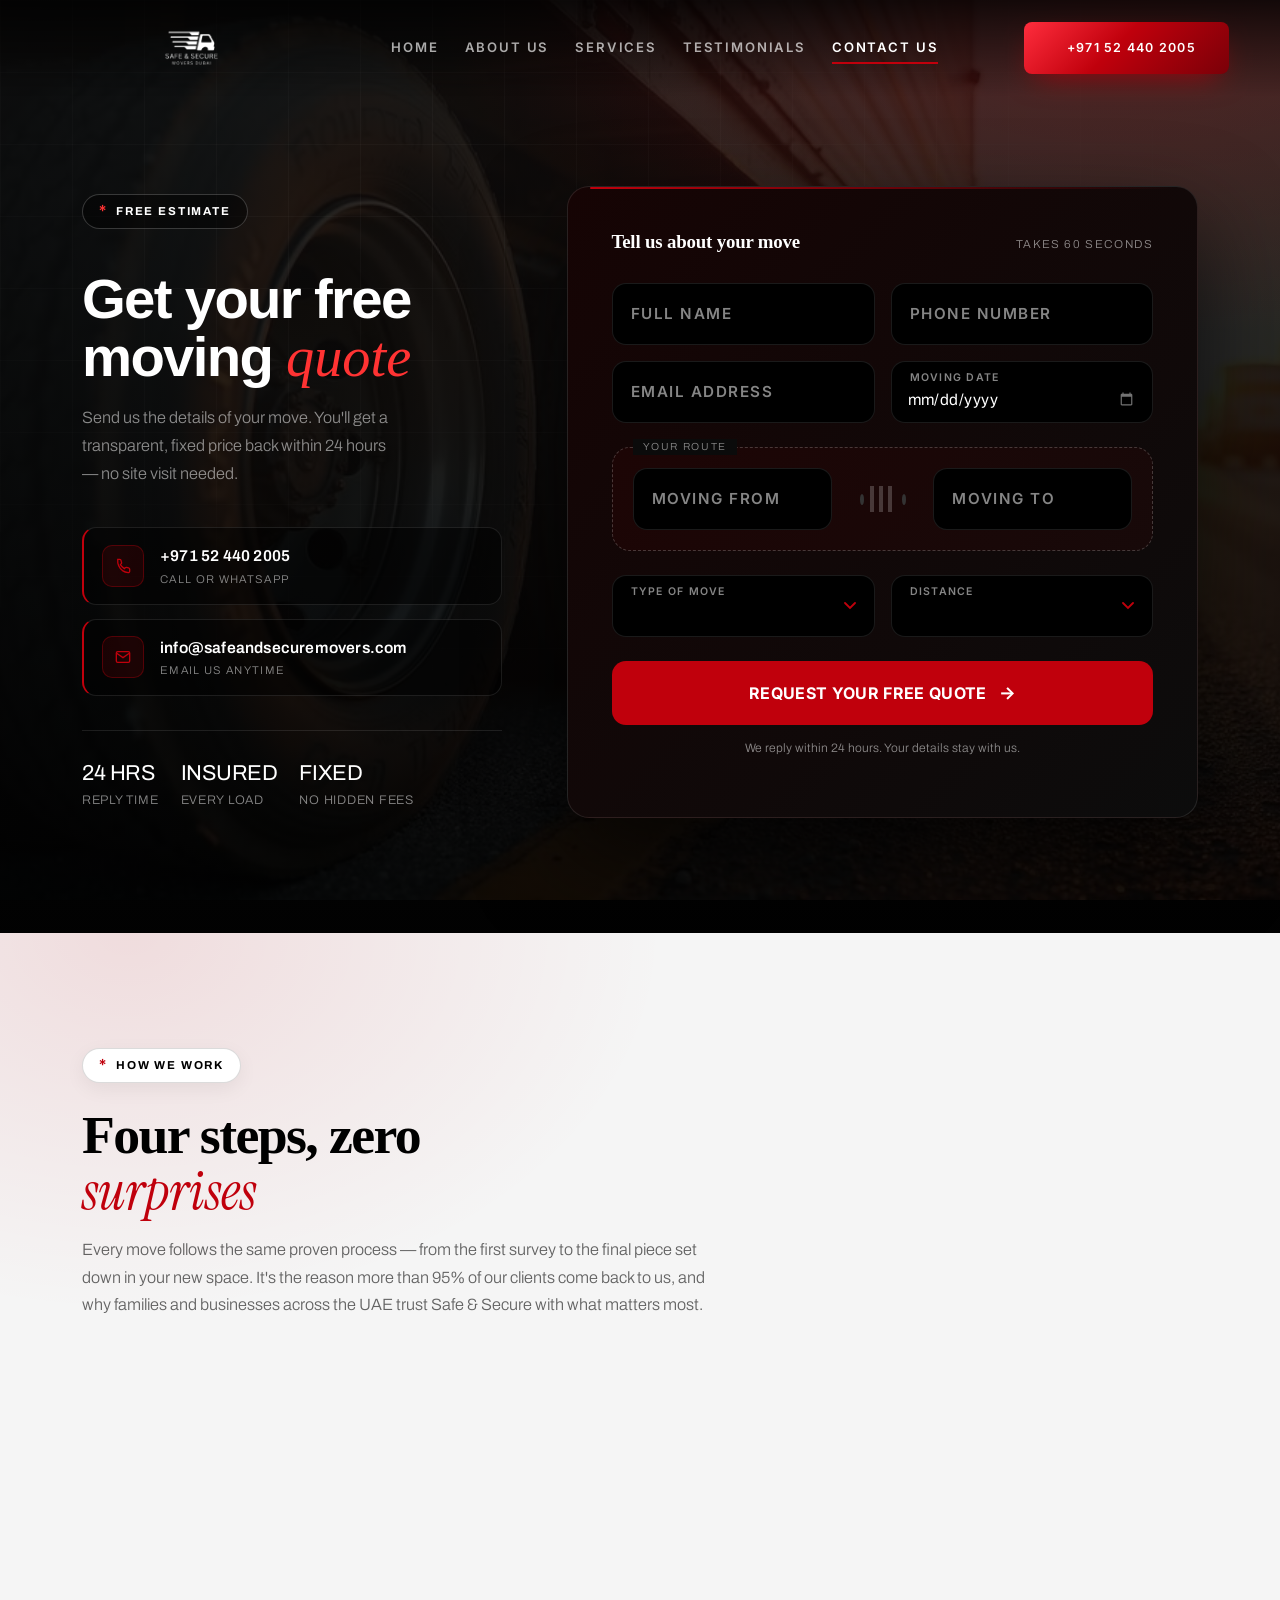
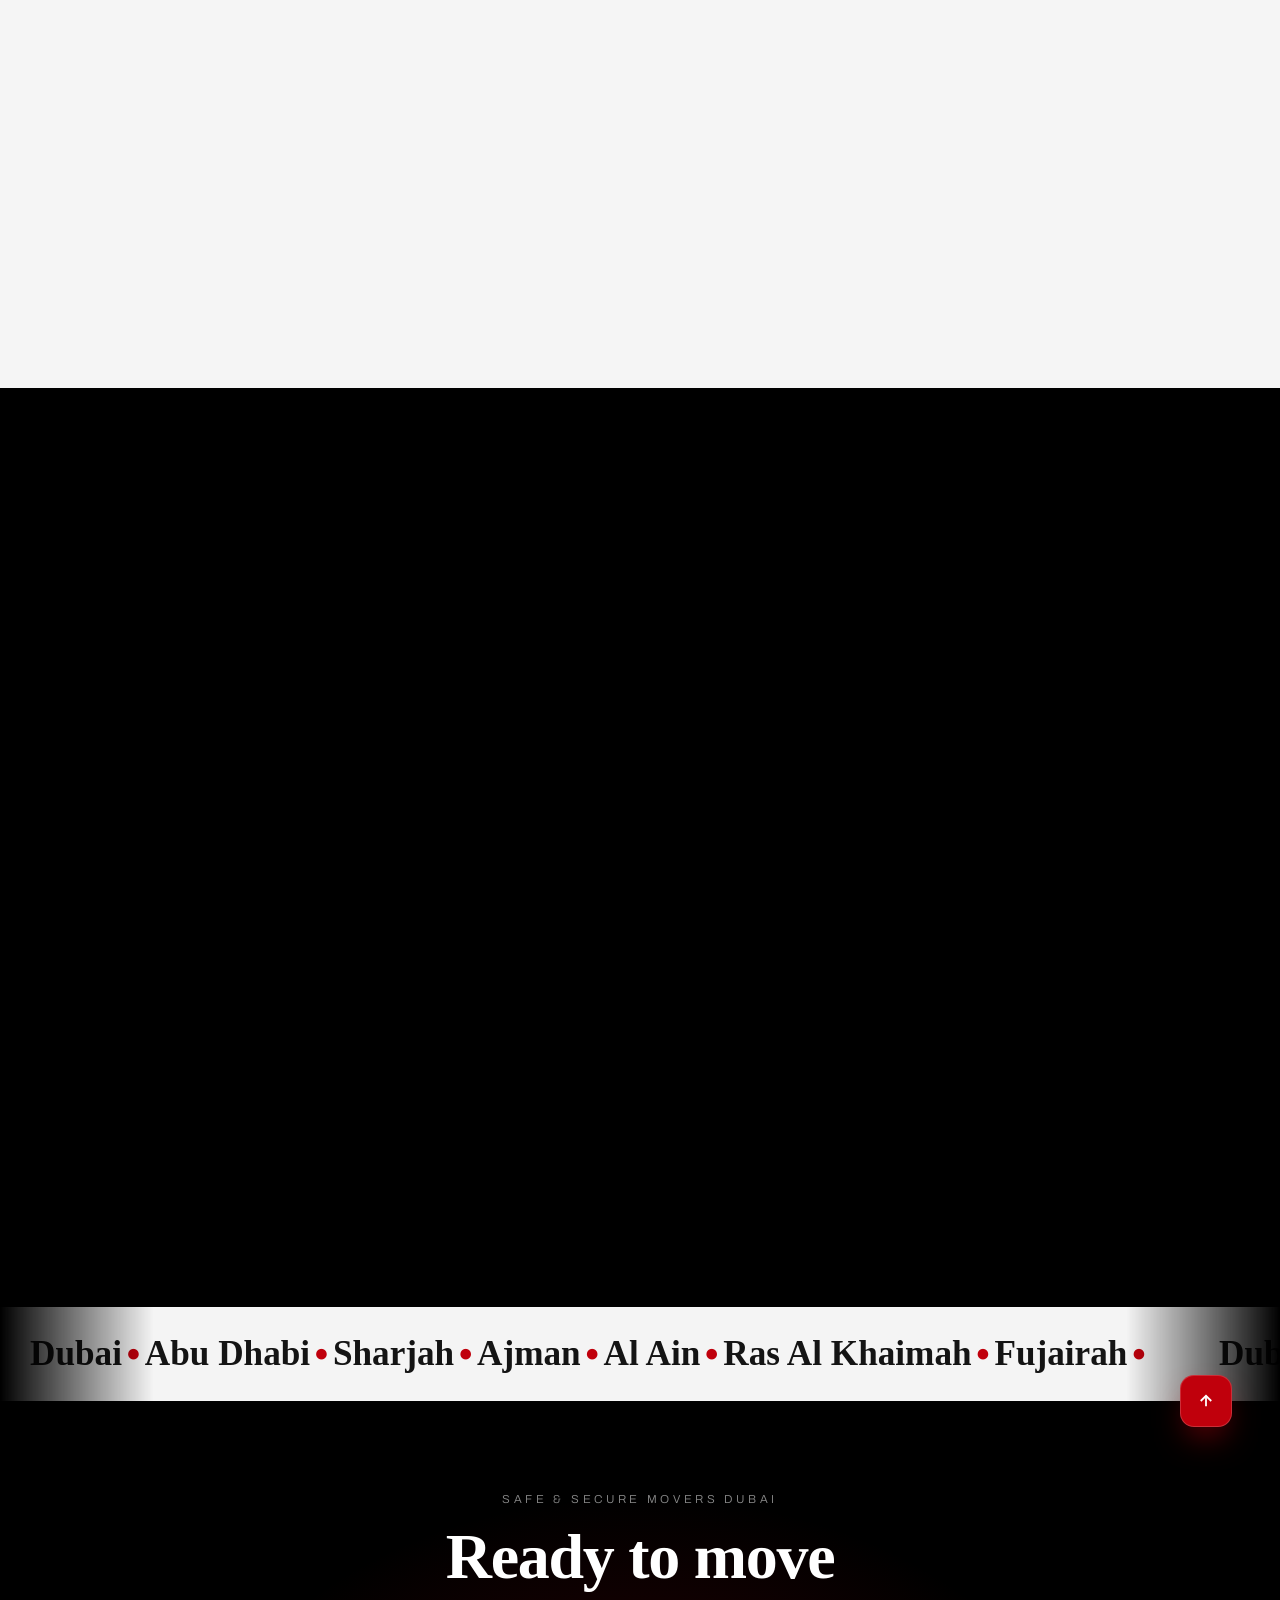
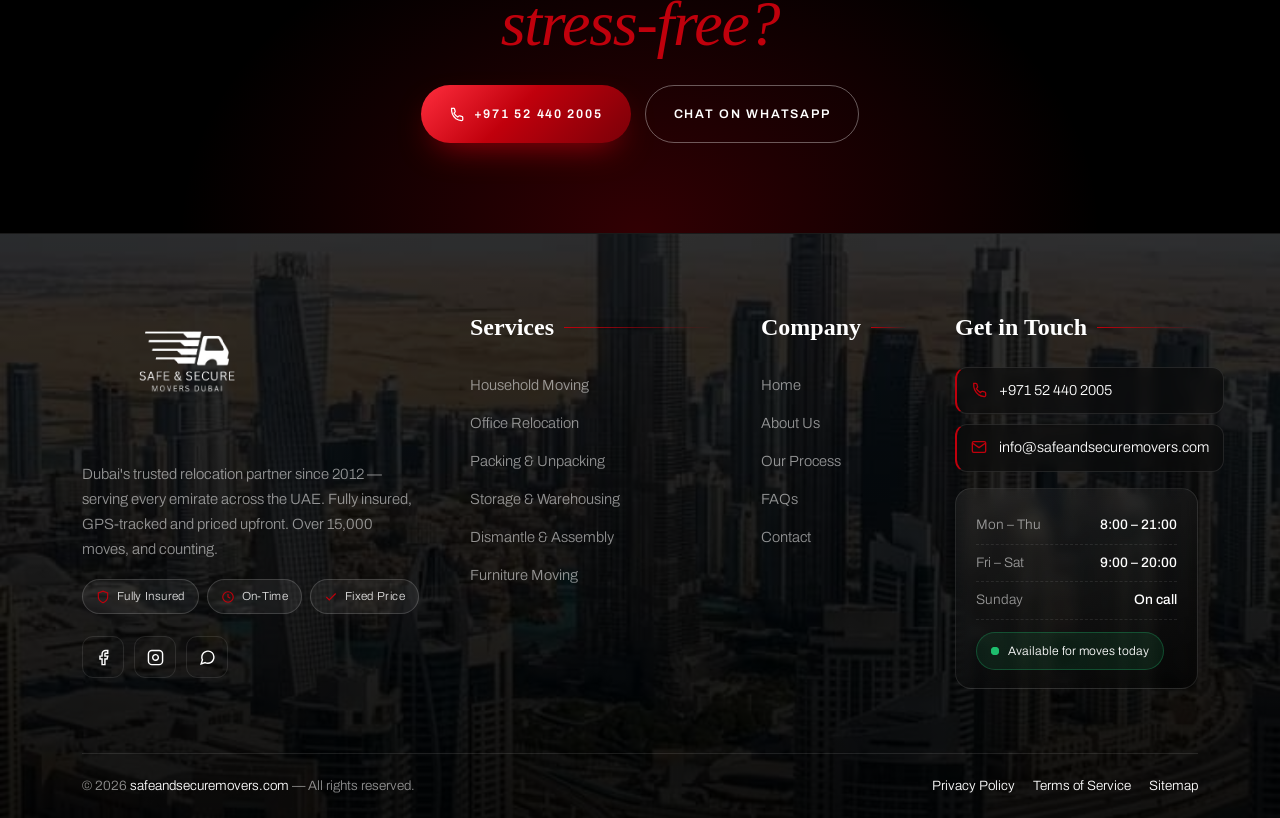
<file: contact.html>
<!DOCTYPE html>
<html lang="en">
<head>
<meta charset="UTF-8">
<meta name="viewport" content="width=device-width, initial-scale=1">
<title>Safe &amp; Secure Movers — Navbar + Quote Form</title>

<link href="https://cdn.jsdelivr.net/npm/bootstrap@5.3.3/dist/css/bootstrap.min.css" rel="stylesheet">
<link rel="preconnect" href="https://fonts.googleapis.com">
<link rel="preconnect" href="https://fonts.gstatic.com" crossorigin>
<link href="https://fonts.googleapis.com/css2?family=Archivo:wght@400;500;600;700;800&family=Instrument+Serif:ital@1&family=Inter:wght@400;500;600;700&display=swap" rel="stylesheet">
<link rel="stylesheet" href="style.css">
<style>
/* ════════════════════════════════════════════════════════════
   TOKENS
   ════════════════════════════════════════════════════════════ */
:root{
  --red:#c0000c;
  --black:#000000;
  --dark:#0e0e0e;

  --line:rgba(255,255,255,.10);
  --line-strong:rgba(255,255,255,.20);
  --text:#ffffff;
  --text-muted:rgba(255,255,255,.52);
  --field:#000000;

  --nav-h:96px;
  --nav-h-sm:70px;
  --r:14px;
  --ease:cubic-bezier(.22,.61,.36,1);

  /* apni image ka path yahan badlein */
  --quote-bg:url('image5.jpg');
}

body{
  margin:0;
  background:var(--black);
  font-family:'Archivo',system-ui,sans-serif;
  color:var(--text);
  -webkit-font-smoothing:antialiased;
}


/* ════════════════════════════════════════════════════════════
   2) QUOTE FORM SECTION
   ════════════════════════════════════════════════════════════ */
.premium-quote-section{
  background-color:var(--dark);
  background-image:var(--quote-bg);
  background-size:cover;
  background-position:center;
  background-repeat:no-repeat;
  background-attachment:fixed;
  /* fixed navbar ke neeche na chhupe, isliye upar extra space */
  padding:calc(var(--nav-h) + clamp(48px,7vw,90px)) 0 clamp(64px,9vw,120px);
  position:relative;
  overflow:hidden;
}
.quote-bg-overlay{
  position:absolute; inset:0;
  background:
    radial-gradient(90% 60% at 88% 0%, rgba(192,0,12,.26) 0%, rgba(192,0,12,0) 60%),
    linear-gradient(180deg, rgba(14,14,14,.86) 0%, rgba(0,0,0,.90) 100%);  /* ← opacity yahan */
  pointer-events:none;
}
.quote-bg-overlay::after{
  content:"";
  position:absolute; inset:0;
  background-image:
    linear-gradient(var(--line) 1px, transparent 1px),
    linear-gradient(90deg, var(--line) 1px, transparent 1px);
  background-size:72px 72px;
  opacity:.3;
  mask-image:radial-gradient(70% 60% at 30% 20%, #000 0%, transparent 100%);
}
.z-index-5{z-index:5;}

/* left panel */
.quote-sub-badge{
  display:inline-flex; align-items:center; gap:8px;
  font-size:.72rem; font-weight:700; letter-spacing:.16em; text-transform:uppercase;
  color:var(--text);
  padding:8px 16px;
  border:1px solid var(--line-strong);
  border-radius:999px;
  background:rgba(0,0,0,.45);
}
.star-accent{color:var(--red); font-size:1.1rem; line-height:0;}
.quote-main-title{
  margin:26px 0 18px;
  font-size:clamp(2.4rem,4.4vw,3.6rem);
  font-weight:800; line-height:1.02; letter-spacing:-.03em;
}
.serif-italic{
  font-family:'Instrument Serif',Georgia,serif;
  font-style:italic; font-weight:400;
  color:var(--red); letter-spacing:0;
}
.quote-desc-text{color:var(--text-muted); font-size:1.02rem; line-height:1.7; max-width:34ch; margin-bottom:40px;}

.quote-contact-stack{display:grid; gap:14px; max-width:420px;}
.contact-item-row{
  gap:16px; padding:16px 18px;
  border:1px solid var(--line);
  border-left:2px solid var(--red);
  border-radius:var(--r);
  background:rgba(0,0,0,.5);
  transition:border-color .3s var(--ease), transform .3s var(--ease), background .3s var(--ease);
}
.contact-item-row:hover{transform:translateX(4px); background:var(--black); border-color:var(--line-strong); border-left-color:var(--red);}
.contact-icon-box{
  flex:0 0 42px; height:42px;
  display:grid; place-items:center;
  border-radius:10px;
  background:rgba(192,0,12,.12);
  border:1px solid rgba(192,0,12,.35);
}
.contact-main-value{font-weight:600; font-size:.98rem; word-break:break-word;}
.contact-label-tag{font-size:.7rem; text-transform:uppercase; letter-spacing:.12em; color:var(--text-muted); margin-top:3px;}

.quote-assurance{
  display:flex; flex-wrap:wrap; gap:22px;
  margin-top:34px; padding-top:26px;
  border-top:1px solid var(--line);
  max-width:420px;
}
.assurance-item{font-size:.78rem; letter-spacing:.06em; text-transform:uppercase; color:var(--text-muted);}
.assurance-item b{display:block; font-size:1.35rem; letter-spacing:-.02em; color:var(--text); margin-bottom:2px;}

/* form card */
.quote-form-card{
  position:relative;
  background:linear-gradient(180deg, rgba(19,19,19,.96) 0%, rgba(0,0,0,.97) 100%);
  border:1px solid var(--line);
  border-radius:22px;
  padding:clamp(24px,3.4vw,44px);
  box-shadow:0 40px 90px rgba(0,0,0,.65);
}
.quote-form-card::before{
  content:"";
  position:absolute; left:22px; right:22px; top:0; height:2px;
  background:linear-gradient(90deg, var(--red), rgba(192,0,12,0));
  border-radius:2px;
}
.form-card-head{display:flex; justify-content:space-between; align-items:baseline; gap:16px; margin-bottom:30px;}
.form-card-head h3{font-size:1.18rem; font-weight:700; letter-spacing:-.01em; margin:0;}
.form-card-head span{font-size:.72rem; letter-spacing:.14em; text-transform:uppercase; color:var(--text-muted);}

/* floating-label field */
.field{position:relative;}
.premium-form-input{
  width:100%; height:62px;
  padding:24px 16px 8px;
  background:var(--field);
  border:1px solid var(--line);
  border-radius:var(--r);
  color:var(--text);
  font-size:.98rem; font-family:inherit;
  outline:none;
  transition:border-color .25s var(--ease), background .25s var(--ease);
}
.premium-form-input::placeholder{color:transparent;}
.premium-form-input:hover{border-color:var(--line-strong);}
.premium-form-input:focus{border-color:rgba(192,0,12,.55); background:#050505;}

.input-form-label{
  position:absolute; left:17px; top:20px;
  font-size:.95rem; color:var(--text-muted);
  pointer-events:none;
  transition:all .2s var(--ease);
}
.premium-form-input:focus ~ .input-form-label,
.premium-form-input:not(:placeholder-shown) ~ .input-form-label,
.premium-form-input.has-value ~ .input-form-label,
.field--always .input-form-label{
  top:9px; font-size:.66rem;
  letter-spacing:.12em; text-transform:uppercase;
  color:var(--text-muted);
}
.premium-form-input:focus ~ .input-form-label{color:var(--red);}

.field::after{
  content:"";
  position:absolute; left:14px; right:14px; bottom:0; height:2px;
  background:var(--red);
  transform:scaleX(0); transform-origin:left;
  transition:transform .35s var(--ease);
  border-radius:2px;
}
.field:focus-within::after{transform:scaleX(1);}

.form-select-custom{
  appearance:none;
  background-image:url("data:image/svg+xml;charset=utf-8,%3Csvg xmlns='http://www.w3.org/2000/svg' width='12' height='8' viewBox='0 0 12 8'%3E%3Cpath d='M1 1l5 5 5-5' stroke='%23c0000c' stroke-width='1.8' fill='none' stroke-linecap='round'/%3E%3C/svg%3E");
  background-repeat:no-repeat;
  background-position:right 18px center;
  cursor:pointer;
}
.form-select-custom option{background:var(--black); color:var(--text);}
input[type="date"]{cursor:pointer;}
input[type="date"]::-webkit-calendar-picker-indicator{filter:invert(1); opacity:.45; cursor:pointer;}

/* route block */
.route-block{
  position:relative;
  border:1px dashed var(--line-strong);
  border-radius:18px;
  padding:20px;
  background:rgba(192,0,12,.05);
}
.route-tag{
  position:absolute; top:-9px; left:20px;
  background:#0b0b0b; padding:0 10px;
  font-size:.64rem; letter-spacing:.16em; text-transform:uppercase;
  color:var(--text-muted);
}
.route-line{display:flex; flex-direction:column; align-items:center; padding:0 4px;}
.route-dot{
  width:11px; height:11px; border-radius:50%;
  border:2px solid var(--line-strong);
  background:var(--black);
  transition:all .3s var(--ease);
}
.route-dot.is-set{border-color:var(--red); background:var(--red); box-shadow:0 0 0 4px rgba(192,0,12,.18);}
.route-track{
  flex:1; width:2px; min-height:26px; margin:6px 0;
  background:repeating-linear-gradient(180deg,var(--line-strong) 0 4px,transparent 4px 9px);
}
.route-track.is-live{background:repeating-linear-gradient(180deg,var(--red) 0 4px,transparent 4px 9px);}
@media (min-width:768px){
  .route-line{flex-direction:row; padding:0 12px;}
  .route-track{width:auto; height:2px; min-width:26px; margin:0 6px;
    background:repeating-linear-gradient(90deg,var(--line-strong) 0 4px,transparent 4px 9px);}
  .route-track.is-live{background:repeating-linear-gradient(90deg,var(--red) 0 4px,transparent 4px 9px);}
}

/* submit */
.premium-submit-btn{
  position:relative; width:100%; height:64px;
  display:inline-flex; align-items:center; justify-content:center; gap:12px;
  background:var(--red); color:#fff;
  border:none; border-radius:var(--r);
  font-size:1rem; font-weight:700; letter-spacing:.02em;
  cursor:pointer; overflow:hidden;
  transition:transform .2s var(--ease), box-shadow .3s var(--ease);
}
.premium-submit-btn::before{
  content:"";
  position:absolute; inset:0;
  background:var(--black);
  transform:translateY(101%);
  transition:transform .4s var(--ease);
}
.premium-submit-btn:hover::before{transform:translateY(0);}
.premium-submit-btn:hover{box-shadow:0 16px 40px rgba(192,0,12,.32); border:1px solid var(--red);}
.premium-submit-btn:active{transform:translateY(1px);}
.premium-submit-btn > *{position:relative; z-index:2;}
.btn-arrow{transition:transform .3s var(--ease);}
.premium-submit-btn:hover .btn-arrow{transform:translateX(6px);}
.btn-note{margin-top:14px; text-align:center; font-size:.76rem; color:var(--text-muted);}
.form-sent{
  margin-top:16px; display:none;
  padding:14px 16px;
  border:1px solid rgba(192,0,12,.4);
  border-radius:var(--r);
  background:rgba(192,0,12,.08);
  font-size:.9rem;
}
.form-sent.show{display:block;}

/* quote section: mobile background */
@media (max-width:991.98px){
  .premium-quote-section{background-attachment:scroll; background-position:center top;}
  .quote-bg-overlay{
    background:
      radial-gradient(120% 50% at 90% 0%, rgba(192,0,12,.20) 0%, rgba(192,0,12,0) 60%),
      linear-gradient(180deg, rgba(0,0,0,.92) 0%, rgba(0,0,0,.95) 100%);
  }
}

/* ════════════════════════════════════════════════════════════
   3) PROCESS SECTION  ("How we move")  — image + steps
   ════════════════════════════════════════════════════════════ */
.ssm-process{
  position:relative;
  background:var(--dark);
  padding:clamp(64px,9vw,120px) 0;
  overflow:hidden;
}
.ssm-process::before{                       /* halka red glow */
  content:"";
  position:absolute; inset:0;
  background:radial-gradient(70% 60% at 10% 0%, rgba(192,0,12,.20) 0%, rgba(192,0,12,0) 60%);
  pointer-events:none;
}
.ssm-process__head{margin-bottom:clamp(36px,5vw,64px); max-width:640px;}
.ssm-process__tag{
  display:inline-flex; align-items:center; gap:8px;
  font-size:.72rem; font-weight:700; letter-spacing:.16em; text-transform:uppercase;
  color:var(--text);
  padding:8px 16px;
  border:1px solid var(--line-strong);
  border-radius:999px;
  background:rgba(0,0,0,.45);
}
.ssm-process__title{
  margin:24px 0 16px;
  font-size:clamp(2.2rem,4.2vw,3.4rem);
  font-weight:800; line-height:1.05; letter-spacing:-.03em;
}
.ssm-process__desc{color:var(--text-muted); font-size:1.02rem; line-height:1.7; margin:0;}

/* image */
.ssm-process__media{
  position:relative;
  border-radius:22px;
  overflow:hidden;
  border:1px solid var(--line);
  min-height:320px;
  height:100%;
}
.ssm-process__media img{
  width:100%; height:100%;
  object-fit:cover;
  display:block;
  transition:transform .8s var(--ease);
}
.ssm-process__media:hover img{transform:scale(1.04);}
.ssm-process__media::after{                 /* image ke upar dark wash */
  content:"";
  position:absolute; inset:0;
  background:linear-gradient(180deg, rgba(0,0,0,.15) 0%, rgba(0,0,0,.80) 100%);
}
.ssm-process__badge{
  position:absolute; left:20px; bottom:20px; right:20px;
  z-index:2;
  display:flex; align-items:center; gap:14px;
  padding:16px 18px;
  background:rgba(0,0,0,.72);
  backdrop-filter:blur(10px);
  border:1px solid var(--line);
  border-left:2px solid var(--red);
  border-radius:14px;
}
.ssm-process__badge b{display:block; font-size:1.5rem; letter-spacing:-.02em; line-height:1;}
.ssm-process__badge span{font-size:.74rem; letter-spacing:.12em; text-transform:uppercase; color:var(--text-muted);}

/* steps */
.ssm-steps{list-style:none; margin:0; padding:0;}
.ssm-step{
  position:relative;
  display:flex; gap:20px;
  padding:22px 0;
  border-bottom:1px solid var(--line);
  transition:padding-left .3s var(--ease);
}
.ssm-step:last-child{border-bottom:0;}
.ssm-step:hover{padding-left:8px;}
.ssm-step__num{
  flex:0 0 52px; height:52px;
  display:grid; place-items:center;
  border-radius:14px;
  border:1px solid rgba(192,0,12,.35);
  background:rgba(192,0,12,.10);
  color:#fff;
  font-weight:800; font-size:.95rem; letter-spacing:.02em;
  transition:background .3s var(--ease), transform .3s var(--ease);
}
.ssm-step:hover .ssm-step__num{background:var(--red); transform:translateY(-2px);}
.ssm-step__title{font-size:1.12rem; font-weight:700; margin:0 0 6px; letter-spacing:-.01em;}
.ssm-step__text{margin:0; color:var(--text-muted); font-size:.95rem; line-height:1.65;}

/* ---- LIGHT / WHITE VARIANT (page ko contrast deta hai) ----
   Wapas dark karna ho to section se class "ssm-process--light" hata dein */
.ssm-process--light{background:#f5f5f5; color:var(--black);}
.ssm-process--light::before{
  background:radial-gradient(70% 60% at 10% 0%, rgba(192,0,12,.10) 0%, rgba(192,0,12,0) 60%);
}
.ssm-process--light .ssm-process__tag{
  color:var(--black);
  background:#fff;
  border-color:rgba(0,0,0,.14);
  box-shadow:0 6px 20px rgba(0,0,0,.06);
}
.ssm-process--light .ssm-process__title{color:var(--black);}
.ssm-process--light .ssm-process__desc{color:rgba(0,0,0,.60);}
.ssm-process--light .ssm-process__media{
  border-color:rgba(0,0,0,.10);
  box-shadow:0 30px 70px rgba(0,0,0,.20);
}
.ssm-process--light .ssm-step{border-bottom-color:rgba(0,0,0,.10);}
.ssm-process--light .ssm-step__title{color:var(--black);}
.ssm-process--light .ssm-step__text{color:rgba(0,0,0,.62);}
.ssm-process--light .ssm-step__num{
  background:#fff;
  color:var(--red);
  border-color:rgba(192,0,12,.25);
  box-shadow:0 8px 22px rgba(0,0,0,.08);
}
.ssm-process--light .ssm-step:hover .ssm-step__num{background:var(--red); color:#fff;}

/* ════════════════════════════════════════════════════════════
   4) MAP / LOCATION SECTION
   ════════════════════════════════════════════════════════════ */
.ssm-map{
  background:var(--black);
  padding:clamp(64px,9vw,120px) 0;
  position:relative;
}
.ssm-map__title{
  font-size:clamp(2.2rem,4.2vw,3.4rem);
  font-weight:800; line-height:1.05; letter-spacing:-.03em;
  margin:24px 0 16px;
}
.ssm-map__desc{color:var(--text-muted); line-height:1.7; margin:0 0 30px; max-width:36ch;}

.ssm-map__info{display:grid; gap:12px; margin-bottom:28px;}
.ssm-map__row{
  display:flex; gap:14px; align-items:flex-start;
  padding:16px 18px;
  border:1px solid var(--line);
  border-left:2px solid var(--red);
  border-radius:var(--r);
  background:var(--dark);
  transition:transform .3s var(--ease), background .3s var(--ease);
}
.ssm-map__row:hover{transform:translateX(4px); background:#141414;}
.ssm-map__row svg{flex:0 0 18px; margin-top:2px; stroke:var(--red);}
.ssm-map__label{font-size:.7rem; letter-spacing:.12em; text-transform:uppercase; color:var(--text-muted); margin-bottom:3px;}
.ssm-map__value{font-size:.96rem; font-weight:500; line-height:1.55;}
.ssm-map__value a{color:#fff; text-decoration:none;}
.ssm-map__value a:hover{color:var(--red);}

.ssm-map__btn{
  display:inline-flex; align-items:center; justify-content:center; gap:10px;
  height:56px; padding:0 26px;
  background:var(--red); color:#fff;
  border-radius:var(--r);
  font-weight:700; letter-spacing:.04em; text-transform:uppercase; font-size:.8rem;
  text-decoration:none;
  position:relative; overflow:hidden;
  transition:box-shadow .3s var(--ease);
}
.ssm-map__btn::before{
  content:"";
  position:absolute; inset:0;
  background:var(--black);
  transform:translateY(101%);
  transition:transform .4s var(--ease);
}
.ssm-map__btn:hover::before{transform:translateY(0);}
.ssm-map__btn:hover{color:#fff; box-shadow:0 16px 40px rgba(192,0,12,.30);}
.ssm-map__btn > *{position:relative; z-index:2;}

/* map frame */
.ssm-map__frame{
  position:relative;
  border-radius:22px;
  overflow:hidden;
  border:1px solid var(--line);
  box-shadow:0 40px 90px rgba(0,0,0,.6);
  height:100%;
  min-height:420px;
}
.ssm-map__frame iframe{
  width:100%; height:100%;
  min-height:420px;
  border:0; display:block;
  /* map ko dark theme me dhaalne ke liye — hatana ho to ye line delete kar dein */
  filter:invert(92%) hue-rotate(180deg) grayscale(28%) contrast(.92);
}
.ssm-map__pin{
  position:absolute; top:18px; left:18px; z-index:2;
  display:inline-flex; align-items:center; gap:8px;
  padding:10px 16px;
  background:rgba(0,0,0,.8);
  backdrop-filter:blur(8px);
  border:1px solid var(--line);
  border-radius:999px;
  font-size:.72rem; letter-spacing:.12em; text-transform:uppercase;
  pointer-events:none;
}
.ssm-map__pin i{width:8px; height:8px; border-radius:50%; background:var(--red); display:inline-block;}

@media (max-width:991.98px){
  .ssm-process__media{min-height:280px; margin-bottom:32px;}
  .ssm-map__frame{min-height:340px; margin-top:32px;}
  .ssm-map__frame iframe{min-height:340px;}
}
@media (max-width:575.98px){
  .ssm-process__media{min-height:220px;}
  .ssm-map__frame,.ssm-map__frame iframe{min-height:280px;}
  .ssm-step{gap:14px;}
  .ssm-step__num{flex:0 0 44px; height:44px;}
}

/* page-specific: self-contained scroll-reveal (external style.css/script.js par depend nahi karta) */
.ssm-reveal{
  opacity:0;
  filter:blur(22px);
  transform:translateY(24px);
  transition:opacity .8s var(--ease), filter .8s var(--ease), transform .8s var(--ease);
  will-change:opacity, filter, transform;
}
.ssm-reveal.is-visible{
  opacity:1;
  filter:blur(0);
  transform:translateY(0);
}

:focus-visible{outline:2px solid var(--red); outline-offset:3px;}
@media (prefers-reduced-motion:reduce){*{transition:none !important; animation:none !important;}}

</style>
</head>
<body>
<!-- ══════════ NAVBAR ══════════ -->
<header class="ssm-nav" id="ssmNav">
  <button class="ssm-nav__burger" type="button"
          data-bs-toggle="offcanvas" data-bs-target="#ssmDrawer"
          aria-label="Open menu" aria-controls="ssmDrawer">
    <span></span>
  </button>

  <a class="ssm-nav__brand" href="index.html" aria-label="Safe and Secure Movers — home">
    <img src="WhatsApp_Image_2026-07-14_at_6.08.46_AM-removebg-preview.png" alt="Safe &amp; Secure Movers">
  </a>

  <nav class="ssm-nav__menu" aria-label="Main">
    <a class="ssm-nav__link " href="index.html">Home</a>
    <a class="ssm-nav__link" href="about.html">About Us</a>
    <a class="ssm-nav__link " href="services.html">Services</a>
    <a class="ssm-nav__link" href="index.html#testimonials">Testimonials</a>
    <a class="ssm-nav__link is-active" href="contact.html">Contact Us</a>
  </nav>

  <a class="ssm-nav__cta" href="tel:+971524402005">
    <i class="bi bi-telephone-fill"></i>
    <span>+971 52 440 2005</span>
  </a>
</header>
<!-- ══════════ SIDE DRAWER ══════════ -->
<div class="offcanvas offcanvas-end ssm-drawer" tabindex="-1" id="ssmDrawer" aria-labelledby="ssmDrawerLabel">
  <div class="offcanvas-header">
    <a class="ssm-drawer__logo" href="index.html" id="ssmDrawerLabel">
      <img src="WhatsApp_Image_2026-07-14_at_6.08.46_AM-removebg-preview.png" alt="Safe &amp; Secure Movers">
    </a>
    <button type="button" class="btn-close" data-bs-dismiss="offcanvas" aria-label="Close"></button>
  </div>

  <div class="offcanvas-body p-0 d-flex flex-column justify-content-between">
    <ul class="ssm-drawer__list">
      <li><a href="index.html">Home</a></li>
      <li><a href="about.html">About Us</a></li>
      <li><a href="services.html">Services</a></li>
      <li><a class="is-active" href="contact.html">Contact Us</a></li>
      <li><a href="index.html#testimonials">Testimonials</a></li>
    </ul>

    <div class="ssm-drawer__foot">
      <a class="ssm-drawer__cta" href="tel:+971524402005">
        <i class="bi bi-telephone-fill"></i> +971 52 440 2005
      </a>
    </div>
  </div>
</div>

<!-- ═══════════════ QUOTE FORM ═══════════════ -->
<section id="quote" class="premium-quote-section position-relative overflow-hidden">
  <div class="quote-bg-overlay"></div>

  <div class="container position-relative z-index-5">
    <div class="row g-5 align-items-center">

      <!-- LEFT -->
      <div class="col-lg-5 col-12 ssm-reveal">
        <div class="quote-info-panel">
          <span class="quote-sub-badge"><span class="star-accent">*</span> Free estimate</span>

          <h2 class="quote-main-title">Get your free<br>moving <span class="serif-italic">quote</span></h2>

          <p class="quote-desc-text">Send us the details of your move. You'll get a transparent, fixed price back within 24 hours — no site visit needed.</p>

          <div class="quote-contact-stack">
            <div class="contact-item-row d-flex align-items-center">
              <div class="contact-icon-box">
                <svg width="16" height="16" viewBox="0 0 24 24" fill="none" stroke="#c0000c" stroke-width="2"><path d="M22 16.92v3a2 2 0 0 1-2.18 2 19.79 19.79 0 0 1-8.63-3.07A19.5 19.5 0 0 1 4.11 2h3a2 2 0 0 1 2 1.72c.127.96.361 1.903.7 2.81a2 2 0 0 1-.45 2.11L8.09 9.91a16 16 0 0 0 6 6l1.27-1.27a2 2 0 0 1 2.11-.45c.907.339 1.85.573 2.81.7A2 2 0 0 1 22 16.92z"/></svg>
              </div>
              <div class="contact-details-box">
                <div class="contact-main-value">+971 52 440 2005</div>
                <div class="contact-label-tag">Call or WhatsApp</div>
              </div>
            </div>

            <div class="contact-item-row d-flex align-items-center">
              <div class="contact-icon-box">
                <svg width="16" height="16" viewBox="0 0 24 24" fill="none" stroke="#c0000c" stroke-width="2"><path d="M4 4h16c1.1 0 2 .9 2 2v12c0 1.1-.9 2-2 2H4c-1.1 0-2-.9-2-2V6c0-1.1.9-2 2-2z"/><polyline points="22,6 12,13 2,6"/></svg>
              </div>
              <div class="contact-details-box">
                <div class="contact-main-value">info@safeandsecuremovers.com</div>
                <div class="contact-label-tag">Email us anytime</div>
              </div>
            </div>
          </div>

          <div class="quote-assurance">
            <div class="assurance-item"><b>24 hrs</b>Reply time</div>
            <div class="assurance-item"><b>Insured</b>Every load</div>
            <div class="assurance-item"><b>Fixed</b>No hidden fees</div>
          </div>
        </div>
      </div>

      <!-- RIGHT -->
      <div class="col-lg-7 col-12 ssm-reveal">
        <div class="quote-form-card">
          <div class="form-card-head">
            <h3>Tell us about your move</h3>
            <span>Takes 60 seconds</span>
          </div>

          <form action="#" method="POST" id="quoteRequestForm" novalidate>

            <div class="row g-3 mb-3">
              <div class="col-md-6 col-12">
                <div class="field">
                  <input type="text" id="fullName" name="fullName" class="premium-form-input" placeholder=" " required>
                  <label for="fullName" class="input-form-label">Full name</label>
                </div>
              </div>
              <div class="col-md-6 col-12">
                <div class="field">
                  <input type="tel" id="phone" name="phone" class="premium-form-input" placeholder=" " required>
                  <label for="phone" class="input-form-label">Phone number</label>
                </div>
              </div>
            </div>

            <div class="row g-3 mb-4">
              <div class="col-md-6 col-12">
                <div class="field">
                  <input type="email" id="email" name="email" class="premium-form-input" placeholder=" " required>
                  <label for="email" class="input-form-label">Email address</label>
                </div>
              </div>
              <div class="col-md-6 col-12">
                <div class="field field--always">
                  <input type="date" id="moveDate" name="moveDate" class="premium-form-input" placeholder=" " required>
                  <label for="moveDate" class="input-form-label">Moving date</label>
                </div>
              </div>
            </div>

            <div class="route-block mb-4">
              <span class="route-tag">Your route</span>
              <div class="row g-3 align-items-center">
                <div class="col-md-5 col-12">
                  <div class="field">
                    <input type="text" id="fromLoc" name="fromLoc" class="premium-form-input" placeholder=" " required>
                    <label for="fromLoc" class="input-form-label">Moving from</label>
                  </div>
                </div>
                <div class="col-md-2 col-12">
                  <div class="route-line">
                    <span class="route-dot" id="dotFrom"></span>
                    <span class="route-track" id="routeTrack"></span>
                    <span class="route-dot" id="dotTo"></span>
                  </div>
                </div>
                <div class="col-md-5 col-12">
                  <div class="field">
                    <input type="text" id="toLoc" name="toLoc" class="premium-form-input" placeholder=" " required>
                    <label for="toLoc" class="input-form-label">Moving to</label>
                  </div>
                </div>
              </div>
            </div>

            <div class="row g-3 mb-4">
              <div class="col-md-6 col-12">
                <div class="field field--always">
                  <select id="moveType" name="moveType" class="premium-form-input form-select-custom" required>
                    <option value="" disabled selected></option>
                    <option>Residential</option>
                    <option>Commercial</option>
                    <option>Studio / Office</option>
                    <option>International</option>
                  </select>
                  <label for="moveType" class="input-form-label">Type of move</label>
                </div>
              </div>
              <div class="col-md-6 col-12">
                <div class="field field--always">
                  <select id="distance" name="distance" class="premium-form-input form-select-custom" required>
                    <option value="" disabled selected></option>
                    <option>Within the city</option>
                    <option>Emirate to emirate</option>
                    <option>Long distance</option>
                  </select>
                  <label for="distance" class="input-form-label">Distance</label>
                </div>
              </div>
            </div>

            <button type="submit" id="submitBtn" class="premium-submit-btn">
              Request your free quote
              <span class="btn-arrow">→</span>
            </button>
            <p class="btn-note">We reply within 24 hours. Your details stay with us.</p>

            <div class="form-sent" id="formSent">
              Quote requested. We'll email you a fixed price within 24 hours.
            </div>
          </form>
        </div>
      </div>

    </div>
  </div>
</section>

<!-- ═══════════════ PROCESS / HOW WE MOVE ═══════════════ -->
<section class="ssm-process ssm-process--light" id="process">
  <div class="container position-relative z-index-5">

    <div class="ssm-process__head">
      <span class="ssm-process__tag"><span class="star-accent">*</span> How we work</span>
      <h2 class="ssm-process__title">Four steps, zero<br><span class="serif-italic">surprises</span></h2>
      <p class="ssm-process__desc">Every move follows the same proven process — from the first survey to the final piece set down in your new space. It's the reason more than 95% of our clients come back to us, and why families and businesses across the UAE trust Safe &amp; Secure with what matters most.</p>
    </div>

    <div class="row g-4 g-lg-5 align-items-stretch">

      <!-- image -->
      <div class="col-lg-5 col-12">
        <div class="ssm-process__media ssm-reveal">
          <img src="footer-img.jpg" alt="Safe &amp; Secure Movers team loading a truck">
          
        </div>
      </div>

      <!-- steps -->
      <div class="col-lg-7 col-12">
        <ul class="ssm-steps ssm-reveal">
          <li class="ssm-step">
            <div class="ssm-step__num">01</div>
            <div>
              <h3 class="ssm-step__title">Free survey &amp; fixed quote</h3>
              <p class="ssm-step__text">A quick video call or an on-site visit, whichever suits you. We assess every item and return a fixed, itemised price — no hidden charges, ever.</p>
            </div>
          </li>
          <li class="ssm-step">
            <div class="ssm-step__num">02</div>
            <div>
              <h3 class="ssm-step__title">Professional packing</h3>
              <p class="ssm-step__text">Bubble wrap, corrugated sheets and custom-built crates. Glass, artwork and electronics are packed to a higher grade — the way premium movers should.</p>
            </div>
          </li>
          <li class="ssm-step">
            <div class="ssm-step__num">03</div>
            <div>
              <h3 class="ssm-step__title">Tracked transport</h3>
              <p class="ssm-step__text">A GPS-enabled fleet, fully insured loads and a dedicated coordinator who keeps you updated at every stage of the journey.</p>
            </div>
          </li>
          <li class="ssm-step">
            <div class="ssm-step__num">04</div>
            <div>
              <h3 class="ssm-step__title">Unpack &amp; assemble</h3>
              <p class="ssm-step__text">Furniture reassembled, boxes unpacked and all packing waste removed. You simply walk into a home that's ready to live in.</p>
            </div>
          </li>
        </ul>
      </div>

    </div>
  </div>
</section>

<!-- ═══════════════ LOCATION / GOOGLE MAP ═══════════════ -->
<section class="ssm-map" id="location">
  <div class="container">
    <div class="row g-4 g-lg-5 align-items-center">

      <!-- info -->
      <div class="col-lg-5 col-12 ssm-reveal">
        <span class="ssm-process__tag"><span class="star-accent">*</span> Find us</span>
        <h2 class="ssm-map__title">Visit our<br>Deira <span class="serif-italic">office</span></h2>
        <p class="ssm-map__desc">Our Deira office is right on Naif Road. Walk in for a free consultation, or call ahead and we'll have a move consultant ready for you.</p>

        <div class="ssm-map__info">
          <div class="ssm-map__row">
            <svg width="18" height="18" viewBox="0 0 24 24" fill="none" stroke-width="2"><path d="M21 10c0 7-9 13-9 13s-9-6-9-13a9 9 0 0 1 18 0z"/><circle cx="12" cy="10" r="3"/></svg>
            <div>
              <div class="ssm-map__label">Address</div>
              <div class="ssm-map__value">Shop # 6, Mohammad Hassan Al Shaikh Building, Naif Road, Deira – Al Murar, Dubai, UAE</div>
            </div>
          </div>

          <div class="ssm-map__row">
            <svg width="18" height="18" viewBox="0 0 24 24" fill="none" stroke-width="2"><path d="M22 16.92v3a2 2 0 0 1-2.18 2 19.79 19.79 0 0 1-8.63-3.07A19.5 19.5 0 0 1 4.11 2h3a2 2 0 0 1 2 1.72c.127.96.361 1.903.7 2.81a2 2 0 0 1-.45 2.11L8.09 9.91a16 16 0 0 0 6 6l1.27-1.27a2 2 0 0 1 2.11-.45c.907.339 1.85.573 2.81.7A2 2 0 0 1 22 16.92z"/></svg>
            <div>
              <div class="ssm-map__label">Call or WhatsApp</div>
              <div class="ssm-map__value"><a href="tel:+971524402005">+971 52 440 2005</a></div>
            </div>
          </div>

          <div class="ssm-map__row">
            <svg width="18" height="18" viewBox="0 0 24 24" fill="none" stroke-width="2"><circle cx="12" cy="12" r="10"/><polyline points="12 6 12 12 16 14"/></svg>
            <div>
              <div class="ssm-map__label">Working hours</div>
              <div class="ssm-map__value">Mon – Sat: 8:00 AM – 9:00 PM<br>Sunday: On call</div>
            </div>
          </div>
        </div>

        <a class="ssm-map__btn"
           href="https://www.google.com/maps/dir/?api=1&destination=Safe+%26+Secure+Movers+Dubai%2C+Naif+Road%2C+Deira%2C+Dubai"
           target="_blank" rel="noopener">
          <span>Get directions</span>
          <span>→</span>
        </a>
      </div>

      <!-- map -->
      <div class="col-lg-7 col-12 ssm-reveal">
        <div class="ssm-map__frame">
          <span class="ssm-map__pin"><i></i> Deira, Dubai</span>
          <iframe
            src="https://maps.google.com/maps?q=Safe%20%26%20Secure%20Movers%20Dubai%2C%20Naif%20Road%2C%20Deira%20Al%20Murar%2C%20Dubai&t=m&z=16&output=embed"
            title="Safe &amp; Secure Movers Dubai — Naif Road, Deira"
            loading="lazy"
            referrerpolicy="no-referrer-when-downgrade"
            allowfullscreen></iframe>
        </div>
      </div>

    </div>
  </div>
</section>
<footer class="ftr">

  <!-- MARQUEE -->
  <div class="ftr__marquee">
    <div class="ftr__marquee-track">
      <span class="ftr__mq">Dubai <span class="ftr__mq-dot">&#9679;</span> Abu Dhabi <span class="ftr__mq-dot">&#9679;</span> Sharjah <span class="ftr__mq-dot">&#9679;</span> Ajman <span class="ftr__mq-dot">&#9679;</span> Al Ain <span class="ftr__mq-dot">&#9679;</span> Ras Al Khaimah <span class="ftr__mq-dot">&#9679;</span> Fujairah <span class="ftr__mq-dot">&#9679;</span>&nbsp;</span>
      <span class="ftr__mq">Dubai <span class="ftr__mq-dot">&#9679;</span> Abu Dhabi <span class="ftr__mq-dot">&#9679;</span> Sharjah <span class="ftr__mq-dot">&#9679;</span> Ajman <span class="ftr__mq-dot">&#9679;</span> Al Ain <span class="ftr__mq-dot">&#9679;</span> Ras Al Khaimah <span class="ftr__mq-dot">&#9679;</span> Fujairah <span class="ftr__mq-dot">&#9679;</span>&nbsp;</span>
    </div>
  </div>

  <!-- CTA -->
  <div class="ftr__cta">
    <button class="ftr__top" id="ftrTop" aria-label="Back to top">
      <svg width="18" height="18" viewBox="0 0 24 24" fill="none" stroke="currentColor" stroke-width="2.4"><line x1="12" y1="19" x2="12" y2="5"/><polyline points="5 12 12 5 19 12"/></svg>
    </button>
    <div class="container ftr__cta-inner">
      <p class="ftr__eyebrow">Safe &amp; Secure Movers Dubai</p>
      <h2>Ready to move<br><em>stress-free?</em></h2>
      <div class="ftr__btns">
        <a href="tel:+971524402005" class="ftr__btn ftr__btn--solid">
          <svg width="15" height="15" viewBox="0 0 24 24" fill="none" stroke="currentColor" stroke-width="2"><path d="M22 16.92v3a2 2 0 0 1-2.18 2 19.79 19.79 0 0 1-8.63-3.07A19.5 19.5 0 0 1 4.11 2h3a2 2 0 0 1 2 1.72c.127.96.361 1.903.7 2.81a2 2 0 0 1-.45 2.11L8.09 9.91a16 16 0 0 0 6 6l1.27-1.27a2 2 0 0 1 2.11-.45c.907.339 1.85.573 2.81.7A2 2 0 0 1 22 16.92z"/></svg>
          <span>+971 52 440 2005</span>
        </a>
        <a href="https://api.whatsapp.com/send/?phone=971556255690" target="_blank" rel="noopener" class="ftr__btn ftr__btn--ghost">
          <span>Chat on WhatsApp</span>
        </a>
      </div>
    </div>
  </div>

  <!-- MAIN -->
  <div class="ftr__main">
    <!-- background image: apni image ka naam yahan -->
    <div class="ftr__main__bg"><img src="footer.jpg" alt=""></div>

    <div class="container">
      <div class="row ftr__row g-4 g-lg-5">

        <!-- BRAND -->
        <div class="col-lg-4 col-md-6 col-12 ftr__col ftr__brand">
          <a href="index.html" class="ftr__logo">
            <img src="WhatsApp_Image_2026-07-14_at_6.08.46_AM-removebg-preview.png" alt="Safe &amp; Secure Movers Dubai">
          </a>
          <p class="ftr__about">Dubai's trusted relocation partner since 2012 — serving every emirate across the UAE. Fully insured, GPS-tracked and priced upfront. Over 15,000 moves, and counting.</p>
          <div class="ftr__chips">
            <span class="ftr__chip"><svg width="14" height="14" viewBox="0 0 24 24" fill="none" stroke-width="2"><path d="M12 22s8-4 8-10V5l-8-3-8 3v7c0 6 8 10 8 10z"/></svg> Fully Insured</span>
            <span class="ftr__chip"><svg width="14" height="14" viewBox="0 0 24 24" fill="none" stroke-width="2"><circle cx="12" cy="12" r="9"/><polyline points="12 7 12 12 16 14"/></svg> On-Time</span>
            <span class="ftr__chip"><svg width="14" height="14" viewBox="0 0 24 24" fill="none" stroke-width="2"><path d="M20 6 9 17l-5-5"/></svg> Fixed Price</span>
          </div>
          <div class="ftr__social">
            <a href="https://www.facebook.com/people/Safe-Secure-Movers/61564820282959/" target="_blank" rel="noopener" aria-label="Facebook"><svg width="17" height="17" viewBox="0 0 24 24" fill="none" stroke="currentColor" stroke-width="2"><path d="M18 2h-3a5 5 0 0 0-5 5v3H7v4h3v8h4v-8h3l1-4h-4V7a1 1 0 0 1 1-1h3z"/></svg></a>
            <a href="#" aria-label="Instagram"><svg width="17" height="17" viewBox="0 0 24 24" fill="none" stroke="currentColor" stroke-width="2"><rect x="2" y="2" width="20" height="20" rx="5"/><path d="M16 11.37A4 4 0 1 1 12.63 8 4 4 0 0 1 16 11.37z"/><line x1="17.5" y1="6.5" x2="17.51" y2="6.5"/></svg></a>
            <a href="https://api.whatsapp.com/send/?phone=971556255690" target="_blank" rel="noopener" aria-label="WhatsApp"><svg width="17" height="17" viewBox="0 0 24 24" fill="none" stroke="currentColor" stroke-width="2"><path d="M21 11.5a8.38 8.38 0 0 1-.9 3.8 8.5 8.5 0 0 1-7.6 4.7 8.38 8.38 0 0 1-3.8-.9L3 21l1.9-5.7a8.38 8.38 0 0 1-.9-3.8 8.5 8.5 0 0 1 4.7-7.6 8.38 8.38 0 0 1 3.8-.9h.5a8.48 8.48 0 0 1 8 8v.5z"/></svg></a>
          </div>
        </div>

        <!-- SERVICES -->
        <div class="col-lg-3 col-md-6 col-6 ftr__col">
          <h3 class="ftr__head">Services</h3>
          <ul class="ftr__links">
            <li><a href="services.html">Household Moving</a></li>
            <li><a href="services.html">Office Relocation</a></li>
            <li><a href="services.html">Packing &amp; Unpacking</a></li>
            <li><a href="services.html">Storage &amp; Warehousing</a></li>
            <li><a href="services.html">Dismantle &amp; Assembly</a></li>
            <li><a href="services.html">Furniture Moving</a></li>
          </ul>
        </div>

        <!-- COMPANY -->
        <div class="col-lg-2 col-md-6 col-6 ftr__col">
          <h3 class="ftr__head">Company</h3>
          <ul class="ftr__links">
            <li><a href="index.html">Home</a></li>
            <li><a href="about.html">About Us</a></li>
            <li><a href="index.html#process">Our Process</a></li>
            <li><a href="index.html#faq">FAQs</a></li>
            <li><a href="contact.html">Contact</a></li>
          </ul>
        </div>

        <!-- CONTACT + HOURS -->
        <div class="col-lg-3 col-md-6 col-12 ftr__col">
          <h3 class="ftr__head">Get in Touch</h3>
          <ul class="ftr__contact mb-3">
            <li><svg width="16" height="16" viewBox="0 0 24 24" fill="none" stroke-width="2"><path d="M22 16.92v3a2 2 0 0 1-2.18 2 19.79 19.79 0 0 1-8.63-3.07A19.5 19.5 0 0 1 4.11 2h3a2 2 0 0 1 2 1.72c.127.96.361 1.903.7 2.81a2 2 0 0 1-.45 2.11L8.09 9.91a16 16 0 0 0 6 6l1.27-1.27a2 2 0 0 1 2.11-.45c.907.339 1.85.573 2.81.7A2 2 0 0 1 22 16.92z"/></svg><a href="tel:+971524402005">+971 52 440 2005</a></li>
            <li><svg width="16" height="16" viewBox="0 0 24 24" fill="none" stroke-width="2"><path d="M4 4h16c1.1 0 2 .9 2 2v12c0 1.1-.9 2-2 2H4c-1.1 0-2-.9-2-2V6c0-1.1.9-2 2-2z"/><polyline points="22,6 12,13 2,6"/></svg><a href="mailto:info@safeandsecuremovers.com">info@safeandsecuremovers.com</a></li>
          </ul>
          <div class="ftr__hours">
            <div class="ftr__hours-row"><span>Mon &ndash; Thu</span><b>8:00 &ndash; 21:00</b></div>
            <div class="ftr__hours-row"><span>Fri &ndash; Sat</span><b>9:00 &ndash; 20:00</b></div>
            <div class="ftr__hours-row"><span>Sunday</span><b>On call</b></div>
            <div class="ftr__live"><span class="ftr__dot"></span> Available for moves today</div>
          </div>
        </div>

      </div>

      <div class="ftr__bottom">
        <p class="m-0">&copy; 2026 <a href="#">safeandsecuremovers.com</a> &mdash; All rights reserved.</p>
        <div class="ftr__legal">
          <a href="#">Privacy Policy</a>
          <a href="#">Terms of Service</a>
          <a href="#">Sitemap</a>
        </div>
      </div>
    </div>
  </div>
</footer>

<script>
  document.getElementById('ftrTop').addEventListener('click', function () {
    window.scrollTo({ top: 0, behavior: 'smooth' });
  });
</script>

<script src="https://cdn.jsdelivr.net/npm/bootstrap@5.3.3/dist/js/bootstrap.bundle.min.js"></script>
<script src="script.js"></script>
<script>
/* ---- page-specific scroll reveal (repeats up/down, self-contained) ---- */
(function () {
  var els = document.querySelectorAll('.ssm-reveal');
  if (!els.length) return;
  var io = new IntersectionObserver(function (entries) {
    entries.forEach(function (entry) {
      entry.target.classList.toggle('is-visible', entry.isIntersecting);
    });
  }, { threshold: 0.15 });
  els.forEach(function (el) { io.observe(el); });
})();
document.querySelectorAll('.premium-form-input').forEach(function (el) {
  el.addEventListener('change', function () {
    el.classList.toggle('has-value', !!el.value);
  });
});

/* ---- form: route dots ---- */
(function () {
  var from = document.getElementById('fromLoc');
  var to = document.getElementById('toLoc');
  var dotFrom = document.getElementById('dotFrom');
  var dotTo = document.getElementById('dotTo');
  var track = document.getElementById('routeTrack');
  if (!from) return;

  function paintRoute() {
    dotFrom.classList.toggle('is-set', from.value.trim() !== '');
    dotTo.classList.toggle('is-set', to.value.trim() !== '');
    track.classList.toggle('is-live', from.value.trim() !== '' && to.value.trim() !== '');
  }
  from.addEventListener('input', paintRoute);
  to.addEventListener('input', paintRoute);
})();

/* ---- form: demo submit (apna endpoint lagayen) ---- */
document.getElementById('quoteRequestForm').addEventListener('submit', function (e) {
  e.preventDefault();
  if (!this.checkValidity()) { this.reportValidity(); return; }
  document.getElementById('formSent').classList.add('show');
  document.getElementById('submitBtn').textContent = 'Sent';
});
</script>
</body>
</html>
</file>
<file: style.css>
html, body {
   
    overflow-x: hidden;
}
body {
    -webkit-font-smoothing: antialiased;
    -moz-osx-font-smoothing: grayscale;        
}

  :root {
  --red: #c0000c;
  --black: #000000;
  --dark: #0e0e0e;
  --white: #f0f0f0;
}
* { margin: 0; padding: 0; box-sizing: border-box; }
body {
  background: var(--black);
  color: var(--white);
  font-family: 'Inter', sans-serif;
  overflow-x: hidden;
}

/* ══════════ NAVBAR ══════════ */
.site-nav {
  position: absolute;
  top: 0; left: 0; right: 0;
  z-index: 100;
  display: flex;
  align-items: stretch;
  height: 92px;
}

.nav-hamburger {
  width: 80px;
  background: var(--red);
  display: flex;
  align-items: center;
  justify-content: center;
  cursor: pointer;
  flex-shrink: 0;
  border: none;
  outline: none;
  align-self: stretch;
}
.nav-hamburger span,
.nav-hamburger span::before,
.nav-hamburger span::after {
  display: block;
  width: 24px;
  height: 2px;
  background: #fff;
  position: relative;
  transition: all 0.3s;
}
.nav-hamburger span::before,
.nav-hamburger span::after {
  content: '';
  position: absolute;
}
.nav-hamburger span::before { top: -7px; }
.nav-hamburger span::after  { top:  7px; }

.desktop-nav {
  display: flex;
  align-items: center;
  gap: 2rem;
  padding: 0 2rem;
  flex: 1;
  justify-content: center;
}
.desktop-nav-link {
  font-family: 'Inter', sans-serif;
  font-size: 0.90rem;
  font-weight: 500;
  letter-spacing: 0.12em;
  text-transform: uppercase;
  color: rgba(240,240,240,0.75);
  text-decoration: none;
  position: relative;
  transition: color 0.25s;
}
.desktop-nav-link::after {
  content: '';
  position: absolute;
  bottom: -4px;
  left: 0;
  width: 0;
  height: 1px;
  background: var(--red);
  transition: width 0.3s;
}
.desktop-nav-link:hover,
.desktop-nav-link.active { color: #fff; }
.desktop-nav-link:hover::after,
.desktop-nav-link.active::after { width: 100%; }
.nav-logo {
  margin-left: auto;
  display: flex;
  align-items: center;
  /* White background ko transparent kar diya taake logo direct image ke upar aaye */
  background: transparent !important; 
  padding: 0 1rem;
  margin-right: 0; /* Extra margins khatam */
  height: 100%;
  width: auto;
  min-width: unset;
}

.nav-logo-img img {
  height: clamp(99px, 6vw, 120px);
  width: auto;
  object-fit: contain;
  display: block;
  /* Logo transparent hone ke baad agar dark image ke upar dundhla lage, 
      toh brightness badhane ke liye aap niche wala filter use kar sakte hain (Optional) */
  /* filter: drop-shadow(0px 2px 8px rgba(0,0,0,0.5)); */
}

/* ══════════ OFFCANVAS ══════════ */
.offcanvas {
  background: #0d0d0d !important;
  border-right: 1px solid rgba(192,0,12,0.25) !important;
  width: 280px !important;
}
.offcanvas-header { border-bottom: 1px solid rgba(192,0,12,0.15); }
.offcanvas-title {
  font-family: 'Cinzel', serif;
  color: var(--white);
  font-size: 0.95rem;
  letter-spacing: 0.1em;
}
.btn-close { filter: invert(1) sepia(1) saturate(5) hue-rotate(300deg); }
.offcanvas .nav-link {
  color: rgba(240,240,240,0.7) !important;
  font-size: 0.85rem;
  letter-spacing: 0.1em;
  text-transform: uppercase;
  padding: 0.85rem 1.2rem;
  border-bottom: 1px solid rgba(255,255,255,0.04);
  transition: color 0.2s, padding-left 0.25s;
}
.offcanvas .nav-link:hover {
  color: var(--red) !important;
  padding-left: 1.8rem;
}

/* ══════════ HERO ══════════ */
.hero {
  position: relative;
  width: 100%;
  min-height: 100vh;
  display: flex;
  align-items: center;
  overflow: hidden;
  background: var(--black);
  padding-bottom: 120px;
}

.hero-bg {
  position: absolute;
  inset: 0;
  background-color: #0a0a0a;
  background-image: url('hero.webp');
  background-size: cover;
  background-position: center center;
  background-repeat: no-repeat;
  opacity: 1;
}.hero-bg::after {
  content: '';
  position: absolute;
  inset: 0;
  background: linear-gradient(
    90deg,
    rgba(0,0,0,0.9) 0%,     /* left — sabse dark */
    rgba(0,0,0,0.7) 30%,
    rgba(0,0,0,0.25) 60%,
    rgba(0,0,0,0.05) 100%   /* right — halka */
  );
}

.hero-content {
  position: relative;
  z-index: 2;
  padding-top: 50px;
  padding-bottom: 60px;
  width: 100%;
}.hero-title {
  font-family: 'Cormorant Garamond', serif;
  font-weight: 600;
  font-size: clamp(2rem, 5.2vw, 4.4rem);   /* pehle 8vw / 6.5rem — ab chhota */
  line-height: 1.04;
  color: var(--white);
  letter-spacing: -0.015em;
  margin-bottom: 0.4rem;
  text-align: center;
}
.hero-title .hero-line1,
.hero-title .hero-line2 { display: block; }   /* MOVING / PARTNER alag lines par saaf stack */

.hero-line2 {
  font-family: 'Cormorant Garamond', serif;
  font-weight: 500;
  font-size: clamp(2.1rem, 4.8vw, 4rem);       /* PARTNER — title ke saath match */
  line-height: 1.04;
  color: var(--white);
  letter-spacing: -0.01em;
  margin-bottom: 0;
  text-align: center;
}
.hero-title .accent-g {
  color: var(--red);
  font-style: italic;
  font-weight: 500;
}
.hero-line2 {
  font-family: 'Cormorant Garamond', serif;
  font-weight: 500;
  font-size: clamp(2.4rem, 7vw, 5.8rem);
  line-height: 1;
  color: var(--white);
  letter-spacing: -0.01em;
  margin-bottom: 0.9rem;
  text-align: center;
}
.hero-line2 .script-in {
  font-family: 'Dancing Script', cursive;
  color: var(--red);
  font-size: 0.9em;
  font-weight: 600;
  margin-right: 0.08em;
  letter-spacing: 0;
}

/* Red divider between headline and description */
.hero-divider {
  width: 60px;
  height: 2px;
  background: var(--red);
  margin: 0.6rem auto 1rem auto;
  border: 0;
}

.hero-desc-wrap {
  border: none;
  padding: 0.2rem 0 0.4rem 0;
  margin: 0 auto 1.4rem auto;
  max-width: 620px;
}
.badge-desc {
  font-family: 'Inter', sans-serif;
  font-size: 0.95rem;
  color: rgba(240,240,240,0.78);
  line-height: 1.55;
  text-align: center;
  margin: 0;
  
}

/* ══════════ BUTTONS ══════════ */
.hero-btns {
  display: flex;
  gap: 0.8rem;
  flex-wrap: wrap;
  justify-content: center;
  margin-top: 0.4rem;
}
.btn-hero-primary {
  display: inline-flex;
  align-items: center;
  gap: 0.5rem;
  background: var(--red);
  color: #fff;
  border: 1px solid var(--red);
  padding: 0.75rem 1.8rem;
  font-family: 'Inter', sans-serif;
  font-size: 0.82rem;
  font-weight: 600;
  letter-spacing: 0.1em;
  text-transform: uppercase;
  text-decoration: none;
  transition: background 0.25s, color 0.25s;
}
.btn-hero-primary:hover { background: #a0000a; border-color: #a0000a; color: #fff; }

.btn-hero-outline {
  display: inline-flex;
  align-items: center;
  gap: 0.5rem;
  background: transparent;
  color: var(--white);
  border: 1px solid rgba(240,240,240,0.55);
  padding: 0.75rem 1.8rem;
  font-family: 'Inter', sans-serif;
  font-size: 0.82rem;
  font-weight: 500;
  letter-spacing: 0.1em;
  text-transform: uppercase;
  text-decoration: none;
  transition: background 0.25s, border-color 0.25s;
}
.btn-hero-outline:hover { background: rgba(255,255,255,0.08); border-color: #fff; color: #fff; }

/* ══════════ FEATURE BOXES ══════════ */
.hero-features {
  position: absolute;
  bottom: 0;
  left: 0;
  right: 0;
  display: grid;
  grid-template-columns: repeat(4, 1fr);
  background: rgba(10,10,10,0.92);
  border-top: 1px solid rgba(255,255,255,0.06);
  z-index: 3;
}
.feature-item {
  display: flex;
  align-items: flex-start;
  gap: 14px;
  padding: 1.4rem 1.6rem;
  border-right: 1px solid rgba(255,255,255,0.06);
}
.feature-item:last-child { border-right: none; }
.feature-icon {
  width: 46px;
  height: 46px;
  border-radius: 50%;
  background: rgba(192,0,12,0.12);
  border: 1px solid rgba(192,0,12,0.3);
  display: flex;
  align-items: center;
  justify-content: center;
  flex-shrink: 0;
}
.feature-icon svg {
  width: 28px;
  height: 28px;
  stroke: var(--red);
}
.feature-title {
  font-size: 0.99rem;
  font-weight: 600;
  color: var(--white);
  margin-bottom: 4px;
}
.feature-sub {
  font-size: 0.90rem;
  color: rgba(240,240,240,0.5);
  line-height: 1.5;
}

/* ══════════ ABOUT SECTION SOCIAL ══════════ */
.social-badge-strip {
  display: flex;
  flex-direction: column;
  position: absolute;
  right: 0;
  top: 50%;
  transform: translateY(-50%);
  z-index: 10;
}
.social-tile {
  width: 44px;
  height: 44px;
  display: flex;
  align-items: center;
  justify-content: center;
  color: #fff;
  font-size: 15px;
  text-decoration: none;
}
.bg-red { background: #c0000c; }
.bg-grey { background: #444; }
.bg-dark-grey { background: #222; }

/* ══════════ RESPONSIVE ══════════ */
@media (max-width: 991px) {
  .right-image-side {
    min-height: 320px;
    position: relative;
    margin-top: 0;
    z-index: 1;
  }
  .main-image-wrapper {
    height: 320px;
    overflow: hidden;
    position: relative;
    z-index: 1;
  }
  .main-image-wrapper .actual-img {
    width: 100%;
    height: 100%;
    object-fit: cover;
    object-position: center bottom;
  }
  .premium-about .row { flex-direction: column-reverse; }
  .left-content-side {
    position: relative;
    z-index: 2;
    background: #0a0a0a;
  }
  .white-cut-backdrop { display: none; }
  .social-badge-strip {
    flex-direction: row;
    position: absolute;
    bottom: 12px;
    right: 0;
    top: auto;
    transform: none;
    z-index: 10;
  }
  .content-container { padding: 2rem 1.2rem; }
  .feature-grid .mini-car-box img {
    height: 140px;
    object-fit: cover;
    width: 100%;
  }
}

@media (max-width: 480px) {
  .nav-logo-img img { height: 80px; }
}

/* ══════════ ABOUT / OTHER SECTIONS ══════════ */
.premium-about {
    background-color: #000000;
    position: relative;
    overflow: hidden;
    padding: 0; /* Zero vertical padding as per image */
}

/* Left Content Column Spacing */
.left-content-side {
    padding: 50px 4% 50px 8%; /* Reduced padding for compact look */
}
.content-container {
    max-width: 480px; /* Tight text layout width */
}

/* Text Stylings */
.section-tag {
    color: #b31919;
    font-size: 1.05rem;
    font-weight: 500;
    display: block;
    margin-bottom: 15px;
}
.section-tag .red-star {
    font-size: 1.2rem;
    vertical-align: middle;
}
.section-title {
    font-family: 'Playfair Display', serif;
    color: #ffffff;
    font-size: 2.8rem;
    font-weight: 400;
    line-height: 1.15;
    margin-bottom: 20px;
}
.section-desc {
    color: #9c9c9c;
    font-size: 0.9rem;
    line-height: 1.6;
    margin-bottom: 30px;
}

/* Feature Grid Blocks */
.feature-grid {
    margin-top: 20px;
}
.mini-car-box {
    background-color: #0d0d0d;
    padding: 12px;
    border: 1px solid #1a1a1a;
}
.mini-car-box img {
    width: 100%;
    height: 95px;
    object-fit: cover;
    margin-bottom: 10px;
}
.mini-text {
    color: #8c8c8c;
    font-size: 0.8rem;
    line-height: 1.4;
    margin: 0;
}

/* Stats Styling */
.stats-box {
    padding-left: 15px;
}
.stat-num {
    font-family: 'Playfair Display', serif;
    color: #ffffff;
    font-size: 3rem;
    font-weight: 400;
    line-height: 1;
    margin: 0;
}
.stat-num .plus {
    color: #b31919;
    font-family: 'Poppins', sans-serif;
    font-size: 1.6rem;
    margin-left: 3px;
}
.stat-lbl {
    color: #a6a6a6;
    font-size: 0.85rem;
    margin: 2px 0 0 0;
}
.stat-divider {
    height: 1px;
    background-color: #222222;
    margin: 15px 0;
    width: 80%;
}

/* RIGHT COLUMN: The exact image "Cut" engineering */
.right-image-side {
    position: relative;
    background-color: #000000;
    min-height: 480px; /* Fixed controlled height */
    display: flex;
    align-items: center;
}

/* White Backdrop shape that covers top-right frame */
.white-cut-backdrop {
    position: absolute;
    top: 0;
    right: 0;
    width: 85%; /* Doesn't touch left edge */
    height: 90%; /* Doesn't touch bottom edge */
    background-color: #ffffff;
    z-index: 1;
}

/* Image Container shifting left and hanging down */
.main-image-wrapper {
    position: absolute;
    left: -8%; /* Breaks slightly into the black side */
    top: 30px; /* Aligned with space from top */
    width: 80%;
    height: 90%; /* Fixed height to match reference proportion */
    z-index: 2;
    box-shadow: 0 10px 25px rgba(0,0,0,0.4);
    
}
.actual-img {
    width: 100%;
    height: 100%;
    object-fit: cover;
    
}

/* Floating Clean Social Icons Badge */
.social-badge-strip {
    position: absolute;
    right: 5%;
    bottom: 5%;
    z-index: 3;
    display: flex;
    flex-direction: column;
}
.social-tile {
    width: 38px;
    height: 38px;
    display: flex;
    align-items: center;
    justify-content: center;
    color: #ffffff !important;
    text-decoration: none;
    font-size: 0.95rem;
}
.bg-red { background-color: #a11414; }
.bg-grey { background-color: #444444; }
.bg-dark-grey { background-color: #2b2b2b; }



/* Glass Section Container with Real Background Image */
.glass-services-section {
    position: relative;
    padding: 100px 0;
    /* Replace below URL with your asset premium warehouse/truck/fleet image path */
    background-image: url('image6.avif');
    background-size: cover;
    background-position: center;
    opacity: 85%;
    /* Parallax luxury effect */

}

/* Dark Rich Tint overlay to separate backdrop texture from cards clearly */
.bg-dark-overlay {
    position: absolute;
    top: 0;
    left: 0;
    width: 100%;
    height: 100%;
background: linear-gradient(135deg, rgba(0, 0, 0, 0.30) 0%, rgba(0, 0, 0, 0.20) 100%);
    z-index: 1;
}

.z-index-2 {
    z-index: 2;
}

/* Typography Headings */
.sub-title {
    color: #c92222;
    font-size: 1rem;
    font-weight: 500;
    text-transform: uppercase;
    letter-spacing: 2px;
    display: inline-block;
    margin-bottom: 12px;
}
.sub-title .star {
    font-size: 1.2rem;
    vertical-align: middle;
}.main-title {
    font-size: 4rem;
    font-weight: 800;
    letter-spacing: -1px;

    background: linear-gradient(
        135deg,
        #f5f6f8 0%,
        #e6e3e3 50%,
        #e42504 100%
    );

    -webkit-background-clip: text;
    -webkit-text-fill-color: transparent;
    background-clip: text;

    text-shadow: 0 5px 20px rgba(102, 126, 234, 0.25);
}

/* --- THE GLASSMORMISM CARDS (Engineered from image_7906dc.png) --- */
.luxury-glass-card {
    position: relative;
    /* Real Premium Semi-Transparent Glass backdrop */
    background: rgba(18, 18, 18, 0.45); 
    backdrop-filter: blur(14px) saturate(160%);
    -webkit-backdrop-filter: blur(14px) saturate(160%);
    
    /* Elegant light refraction on glass edges */
    border: 1px solid rgba(255, 255, 255, 0.07);
    border-radius: 0px; /* Sharp corners to match image_7906dc.png style perfectly */
    padding: 45px 35px 40px 35px;
    transition: all 0.4s cubic-bezier(0.25, 1, 0.5, 1);
    height: 100%;
    display: flex;
    flex-direction: column;
}

/* Subtle Hover lift and border reflection shift */
.luxury-glass-card:hover {
    transform: translateY(-8px);
    background: rgba(24, 24, 24, 0.65);
    border-color: rgba(201, 34, 34, 0.3); /* Lights up slightly with premium corporate red */
    box-shadow: 0 20px 40px rgba(0, 0, 0, 0.5);
}

/* Serial Number styling matching image_790a20.png style top corner */
.card-number {
    position: absolute;
    top: 25px;
    right: 30px;
    font-size: 0.85rem;
    color: rgba(255, 255, 255, 0.15);
    font-weight: 500;
    letter-spacing: 1px;
}

/* Tilted Icon Badge Layer directly pulled from image_7906dc.png */
.icon-badge-tilt {
    width: 62px;
    height: 62px;
    background: linear-gradient(145deg, #1f1f1f, #121212);
    border: 1px solid rgba(255, 255, 255, 0.05);
    border-radius: 12px;
    transform: rotate(-10deg); /* The signature tilt look */
    display: flex;
    align-items: center;
    justify-content: center;
    margin-bottom: 35px;
    box-shadow: 3px 5px 15px rgba(0,0,0,0.4);
    transition: transform 0.3s ease;
}
.luxury-glass-card:hover .icon-badge-tilt {
    transform: rotate(0deg) scale(1.05);
}

/* SVG Inside Badge Formatting */
.icon-badge-tilt svg {
    width: 28px;
    height: 28px;
    color: #ffffff; /* Clean neutral light tone */
    transition: color 0.3s ease;
}
.luxury-glass-card:hover .icon-badge-tilt svg {
    color: #c92222; /* Changes to theme red on hover */
}

/* Card Typography */
.service-name {
    font-family: 'Playfair Display', serif;
    color: #ffffff;
    font-size: 1.6rem;
    font-weight: 400;
    margin-bottom: 15px;
    letter-spacing: -0.2px;
}
.service-text {
    color: #b0b0b0;
    font-size: 0.9rem;
    line-height: 1.6;
    margin-bottom: 35px;
    flex-grow: 1; /* Pushes button block to base line uniformly */
}

/* --- Premium Red Arrow Button System --- */
.read-more-btn {
    display: inline-flex;
    align-items: center;
    text-decoration: none !important;
    color: #ffffff !important;
    font-size: 0.9rem;
    font-weight: 400;
    letter-spacing: 0.5px;
    width: fit-content;
    transition: opacity 0.2s ease;
}
.read-more-btn span {
    margin-right: 15px;
    color: #cccccc;
}
.read-more-btn .arrow-box {
    width: 26px;
    height: 26px;
    background-color: #c92222; /* Premium Red block */
    display: flex;
    align-items: center;
    justify-content: center;
    margin-right: 0;
    transition: transform 0.3s ease;
}
.read-more-btn .arrow-box svg {
    width: 12px;
    height: 12px;
    color: #ffffff;
}
.read-more-btn:hover .arrow-box {
    transform: translateX(5px);
}
.read-more-btn:hover span {
    color: #ffffff;
}

/* Section Base Setup - Pure Rich Dark No Image */
.broad-faq-section {
    background-color: #080808;
    padding: 120px 0;
    position: relative;
}

/* Left Sidebar Info Area */
.faq-sticky-side {
    position: -webkit-sticky;
    position: sticky;
    top: 60px;
}
.faq-badge-tag {
    color: #8a8a8a;
    font-size: 0.85rem;
    font-weight: 500;
    text-transform: uppercase;
    letter-spacing: 3px;
    display: inline-block;
    margin-bottom: 15px;
}
.faq-badge-tag .star-icon {
    color: #c92222;
    font-size: 1.1rem;
    vertical-align: middle;
}
.faq-heading-text {
    font-family: 'Poppins', sans-serif;
    color: #ffffff;
    font-size: 3.8rem;
    font-weight: 300;
    line-height: 1.15;
    letter-spacing: -1px;
    margin-bottom: 25px;
}
.faq-heading-text .serif-style {
    font-family: 'Playfair Display', serif;
    font-style: italic;
    font-weight: 400;
}
.faq-para-text {
    color: #a0a0a0;
    font-size: 0.99rem;
    line-height: 1.65;
    max-width: 380px;
    margin-bottom: 35px;
  
}

/* WhatsApp Pill Button */
.whatsapp-link-btn {
    display: inline-flex;
    align-items: center;
    background-color: #f1f0f0;
    color: #fa0707 !important;
    text-decoration: none !important;
    font-size: 0.99rem;
    font-weight: 600;
    padding: 15px 30px;
    border-radius: 50px;
    transition: transform 0.3s ease, background-color 0.3s ease;
}
.whatsapp-link-btn:hover {
    transform: scale(1.03);
    background-color: #f8f7f7;
  
}
.whatsapp-link-btn .arrow-svg-wrap {
    display: inline-flex;
    margin-left: 10px;
    transition: transform 0.3s ease;
}
.whatsapp-link-btn:hover .arrow-svg-wrap {
    transform: translateX(4px);
}

/* --- BROAD WHITE ACCORDION DESIGN --- */
.broad-white-accordion {
    background: transparent;
}

/* Custom Broad White Cards With Dynamic Spacing/Height */
.faq-broad-card {
    background-color: #ffffffe0 !important; /* Pure White Solid Card */
    border: none !important;
    margin-bottom: 24px; /* Broad Margin spacing between items */
    border-radius: 16px !important; /* Premium curved look */
    overflow: hidden;
    box-shadow: 0 8px 24px rgba(0, 0, 0, 0.15);
    transition: background 0.4s ease, transform 0.3s ease;
}

/* Hover Effect: Changes to Luxury Dark Gradient */
.faq-broad-card:hover {
    transform: translateY(-3px);
    background: linear-gradient(135deg, #580303 0%, #000000 100%) !important;
}

/* Clicked / Active State Integration (When Accordion is open) */
.faq-broad-card:has(.accordion-button:not(.collapsed)) {
    background: linear-gradient(135deg, #1a0303 0%, #000000 100%) !important;
    box-shadow: 0 15px 35px rgba(201, 34, 34, 0.15);
}

/* Accordion Head Button Base Styles */
.broad-white-accordion .accordion-button {
    background: transparent !important;
    color: #111111 !important; /* Bold crisp black on default white background */
    font-size: 1.3rem;
    font-weight: 500;
    padding: 28px 30px; /* Enhanced internal broad height layout */
    box-shadow: none !important;
    transition: color 0.3s ease;
}

/* Title text color shifts to white when card is hovered or expanded */
.faq-broad-card:hover .accordion-button,
.broad-white-accordion .accordion-button:not(.collapsed) {
    color: #ffffff !important;
}

/* Premium Minimal Circle Drop Indicator Icon */
.broad-white-accordion .accordion-button::after {
    background-image: url("data:image/svg+xml,%3csvg xmlns='http://www.w3.org/2000/svg' viewBox='0 0 16 16' fill='%23111111'%3e%3cpath fill-rule='evenodd' d='M1.646 4.646a.5.5 0 0 1 .708 0L8 10.293l5.646-5.647a.5.5 0 0 1 .708.708l-6 6a.5.5 0 0 1-.708 0l-6-6a.5.5 0 0 1 0-.708z'/%3e%3c/svg%3e") !important;
    background-size: 11px;
    width: 32px;
    height: 32px;
    background-color: rgba(0, 0, 0, 0.05);
    border: 1px solid rgba(0, 0, 0, 0.08);
    border-radius: 50%;
    background-position: center;
    transition: all 0.3s ease;
}

/* Indicator adjustment on hover and open active cycles */
.faq-broad-card:hover .accordion-button::after,
.broad-white-accordion .accordion-button:not(.collapsed)::after {
    background-image: url("data:image/svg+xml,%3csvg xmlns='http://www.w3.org/2000/svg' viewBox='0 0 16 16' fill='%23ffffff'%3e%3cpath fill-rule='evenodd' d='M1.646 4.646a.5.5 0 0 1 .708 0L8 10.293l5.646-5.647a.5.5 0 0 1 .708.708l-6 6a.5.5 0 0 1-.708 0l-6-6a.5.5 0 0 1 0-.708z'/%3e%3c/svg%3e") !important;
    background-color: rgba(255, 255, 255, 0.1);
    border-color: rgba(255, 255, 255, 0.2);
}
.broad-white-accordion .accordion-button:not(.collapsed)::after {
    transform: rotate(-180deg);
}

/* Accordion Expandable Inner Content Text */
.broad-white-accordion .accordion-body {
    padding: 0 30px 28px 30px;
    color: #d1d1d1; /* Light grey text reads perfectly inside dark gradient frame */
    font-size: 0.99rem;
    line-height: 1.7;
}
/* Infinite Luxury Moving Marquee Section Start */
.luxury-marquee-wrapper {
    /* Maza dilane wala rich dynamic gradient background */
    background: linear-gradient(135deg, #1f0303 0%, #0a0a0a 50%, #170202 100%);
    padding: 35px 0; /* Broad layout spacing */
    overflow: hidden;
    position: relative;
    width: 100%;
    display: flex;
    align-items: center;
    /* Subtle premium dark borders to trap the glow */
    border-top: 1px solid rgba(255, 255, 255, 0.05);
    border-bottom: 1px solid rgba(255, 255, 255, 0.05);
    box-shadow: inset 0 0 50px rgba(0, 0, 0, 0.8);
}

/* Container locking the flex layout */
.marquee-container {
    display: flex;
    width: 100%;
    overflow: hidden;
    white-space: nowrap;
}

/* THE SEAMLESS ENGINE: Hardware Accelerated Smooth Motion */
.marquee-track {
    display: flex;
    align-items: center;
    white-space: nowrap;
    will-change: transform;
    animation: luxuryMarqueeLoop 25s linear infinite;
}

/* Individual Content Pieces Styling */
.marquee-item {
    font-family: 'Poppins', sans-serif;
    color: #e0e0e0; /* Premium off-white text for high contrast on dark gradient */
    font-size: 1.35rem;
    font-weight: 400;
    padding: 0 45px; /* Broad gap margin */
    display: inline-flex;
    align-items: center;
    letter-spacing: 0.5px;
}

/* High-Gloss Glow Effect for numbers */
.marquee-item .stat-highlight {
    font-family: 'Playfair Display', serif;
    font-weight: 700;
    color: #ff3333; /* Neon/Bright premium red to punch through the dark gradient */
    margin-right: 12px;
    font-size: 1.9rem;
    text-shadow: 0 0 15px rgba(255, 51, 51, 0.3); /* Soft subtle glow */
}

/* Luxury Separator Dot */
.marquee-item-dot {
    color: rgba(255, 255, 255, 0.15);
    font-size: 1.2rem;
    user-select: none;
}

/* --- THE ZERO-GLITCH KEYFRAME ENGINE --- */
@keyframes luxuryMarqueeLoop {
    0% {
        transform: translate3d(0, 0, 0);
    }
    100% {
        transform: translate3d(-50%, 0, 0);
    }
}

/* Premium Interaction: Pause animation on cursor hover */
.luxury-marquee-wrapper:hover .marquee-track {
    animation-play-state: paused;
}
/* --- ESTIMATE QUOTE BASE WRAPPER --- */
.premium-quote-section {
    background-color: #79747402;
    background-image: url('https://images.unsplash.com/photo-1449824913935-59a10b8d2000?w=1600&q=80');
    background-size: cover;
    background-position: center;
    background-attachment: fixed;
    padding: 120px 0;
}

/* Deep Solid-Overlay Matrix over BG Image */
.quote-bg-overlay {
    position: absolute;
    top: 0;
    left: 0;
    width: 100%;
    height: 100%;
    background: linear-gradient(135deg, rgba(10, 2, 2, 0.94) 0%, rgba(5, 5, 5, 0.92) 60%, rgba(0, 0, 0, 0.95) 100%);
    z-index: 1;
}

.z-index-5 {
    z-index: 5;
}

/* Left Column Styling */
.quote-sub-badge {
    color: #969696;
    font-size: 0.96rem;
    font-weight: 500;
    text-transform: uppercase;
    letter-spacing: 3px;
    display: inline-block;
    margin-bottom: 15px;
}
.quote-sub-badge .star-accent {
    color: #ff3333;
    font-size: 1.1rem;
    vertical-align: middle;
}
.quote-main-title {
    font-family: 'Poppins', sans-serif;
    color: #ffffff;
    font-size: 4rem;
    font-weight: 300;
    line-height: 1.15;
    letter-spacing: -1px;
    margin-bottom: 25px;
}
.quote-main-title .serif-italic {
    font-family: 'Playfair Display', serif;
    font-style: italic;
    font-weight: 500;
    color: #ff3333;
}
.quote-desc-text {
    color: #a3a3a3;
    font-size: 0.99rem;
    line-height: 1.65;
    max-width: 380px;
    margin-bottom: 45px;
}

/* Contact Blocks Setup */
.quote-contact-stack {
    display: flex;
    flex-direction: column;
    gap: 20px;
}
.contact-item-row {
    gap: 15px;
}
.contact-icon-box {
    width: 44px;
    height: 44px;
    background-color: rgba(255, 51, 51, 0.04);
    border: 1px solid rgba(255, 51, 51, 0.12);
    border-radius: 12px;
    display: flex;
    align-items: center;
    justify-content: center;
    flex-shrink: 0;
}
.contact-main-value {
    color: #ffffff;
    font-size: 0.95rem;
    font-weight: 500;
    letter-spacing: 0.2px;
}
.contact-label-tag {
    color: #757575;
    font-size: 0.78rem;
    text-transform: uppercase;
    letter-spacing: 1px;
    margin-top: 1px;
}

/* --- RIGHT SIDE: UPGRADED LINEAR GRADIENT FORM CARD --- */
.quote-form-card {
    /* Pure white ko replace karke premium dark corporate linear gradient set kiya */
    background: linear-gradient(135deg, #160404 0%, #0c0c0c 100%) !important;
    border: 1px solid rgba(255, 255, 255, 0.08);
    border-radius: 24px;
    padding: 50px; /* Internal layout broad kiya */
    box-shadow: 0 25px 60px rgba(0, 0, 0, 0.6);
}

/* Form Head Labels Text Size Increased */
.input-form-label {
    display: block;
    color: #bfaaaa; /* Subtle red-tinted warm grey for high readability */
    font-size: 0.85rem; /* Size barha diya gaya hai (Pehle 0.75rem tha) */
    font-weight: 600;
    text-transform: uppercase;
    letter-spacing: 1.5px;
    margin-bottom: 10px;
    padding-left: 2px;
}
.premium-footer {
    position: relative;
    background-color: #050505;
    background-size: cover;
    background-position: center center;
    background-repeat: no-repeat;
    padding-top: 50px;
}


/* Smooth Pulsing/Blinking Animation Loop */
.animate-ping {
    animation: ping 1.5s cubic-bezier(0, 0, 0.2, 1) infinite;
}

@keyframes ping {
    75%, 100% {
        transform: scale(2);
        opacity: 0;
    }
}

/* ══════════ ULTRA PREMIUM TESTIMONIALS SECTION ══════════ */
.premium-testimonials {
    background-color: #050505;
    overflow: hidden;
}

/* Subtle Glowing Background Accent Points */
.premium-testimonials::before {
    content: '';
    position: absolute;
    top: -10%;
    right: -5%;
    width: 400px;
    height: 400px;
    background: radial-gradient(circle, rgba(192, 0, 12, 0.04) 0%, rgba(0,0,0,0) 70%);
    pointer-events: none;
}

/* Typography Header Matrix */
.testimonial-badge-sub {
    font-family: 'Inter', sans-serif;
    font-size: 0.78rem;
    font-weight: 600;
    text-transform: uppercase;
    color: #666666;
    letter-spacing: 2px;
}
.testimonial-main-heading {
    font-family: 'Poppins', sans-serif;
    color: var(--white);
    font-size: clamp(3rem, 4vw, 3.2rem);
    font-weight: 300;
    line-height: 1.15;
    letter-spacing: -1px;
}
.testimonial-main-heading .serif-italic-red {
    font-family: 'Cormorant Garamond', serif;
    font-style: italic;
    color: var(--red);
    font-weight: 400;
}
.testimonial-header-desc {
    color: rgba(240, 240, 240, 0.5);
    font-size: 0.99rem;
    line-height: 1.6;
    max-width: 440px;
    display: inline-block;
}

/* Luxury Card Core Structure */
.testimonial-premium-card {
    background: rgba(14, 14, 14, 0.6);
    border: 1px solid rgba(255, 255, 255, 0.05);
    padding: 2.2rem;
    backdrop-filter: blur(8px);
    transition: all 0.4s cubic-bezier(0.25, 0.8, 0.25, 1);
    position: relative;
}

/* Luxury Glow Hover Effect */
.testimonial-premium-card:hover {
    transform: translateY(-5px);
    border-color: rgba(8, 8, 8, 0.25);
background: linear-gradient(135deg, #580404 0%, #aa0404 100%);
    box-shadow: 0 15px 35px rgba(0, 0, 0, 0.6), 0 0 20px rgba(192, 0, 12, 0.05);
}

/* Rating Matrix elements */
.testimonial-stars-rating span {
    color: var(--red);
    font-size: 1.1rem;
}

/* Verified Signal Badges */
.testimonial-verified-badge {
    font-family: 'Inter', sans-serif;
    font-size: 0.80rem;
    font-weight: 600;
    text-transform: uppercase;
    color: #00cc66; /* Elegant soft emerald green */
    letter-spacing: 0.08em;
    background: rgba(0, 204, 102, 0.06);
    padding: 4px 10px;
    border: 1px solid rgba(0, 204, 102, 0.15);
    display: inline-flex;
    align-items: center;
}

/* Quote Internal Content Elements */
.testimonial-quote-text {
    font-family: 'Inter', sans-serif;
    color: rgba(240, 240, 240, 0.85);
    font-size: 0.99rem;
    line-height: 1.7;
    font-weight: 300;
    margin-bottom: 2rem;
    letter-spacing: 0.01em;
}

/* Author Profiler Frameworks */
.testimonial-author-box {
    border-color: rgba(255, 255, 255, 0.06) !important;
}
.author-initials {
    width: 44px;
    height: 44px;
    background: rgba(192, 0, 12, 0.08);
    border: 1px solid rgba(192, 0, 12, 0.2);
    color: var(--red);
    font-family: 'Inter', sans-serif;
    font-size: 0.85rem;
    font-weight: 600;
    display: flex;
    align-items: center;
    justify-content: center;
    letter-spacing: 1px;
    flex-shrink: 0;
}
.author-name {
    font-family: 'Inter', sans-serif;
    font-size: 0.92rem;
    font-weight: 600;
    color: var(--white);
    letter-spacing: 0.2px;
}.author-location {
    font-family: 'Inter', sans-serif;
    font-size: 0.78rem;
    color: #666666;
    margin-top: 1px;
    transition: color 0.3s ease; /* Isse color smooth change hoga */
}

/* NEW: Card par hover karte hi office shifting / location waala text white ho jayega */
.testimonial-premium-card:hover .author-location {
    color: rgba(255, 255, 255, 0.9) !important;
}

/* Utility layout tracker layering link */
.z-index-2 {
    z-index: 2;
}

/* --- RESPONSIVE ADJUSTMENTS --- */
@media (max-width: 767px) {
    .testimonial-premium-card {
        padding: 1.8rem;
    }
    .testimonial-main-heading {
        margin-bottom: 10px;
    }
}
/* --- RESPONSIVE MODIFIERS MATRIX --- */
@media (max-width: 991px) {
    .contact-text-node { white-space: normal !important; }
}

@media (max-width: 767px) {
    .footer-cta-title { font-size: 2.5rem; }
    .footer-grid-heading { margin-bottom: 15px; margin-top: 15px; }
}

@media (max-width: 575px) {
    .footer-whatsapp-action { max-width: 100%; }
    .live-indicator-box { justify-content: center !important; }
    .contact-text-node { font-size: 0.85rem; }
    .footer-icon-box { width: 18px !important; height: 18px !important; }
    .footer-logo-box { max-width: 150px; height: 85px; } /* Slightly scales logo container on mobile views */
}
/* --- RESPONSIVE CONFIG ENGINE --- */
@media (max-width: 991px) {
    .premium-quote-section { padding: 80px 0; }
    .quote-main-title { font-size: 2.6rem; }
    .quote-form-card { padding: 35px 25px; border-radius: 20px; }
    .quote-desc-text { margin-bottom: 35px; }
}
@media (max-width: 575px) {
    .quote-main-title { font-size: 2.2rem; }
    .premium-form-input { padding: 15px; font-size: 0.98rem; }
    .premium-form-input::placeholder { font-size: 0.98rem; }
    .input-form-label { font-size: 0.8rem; }
    .premium-submit-btn { padding: 18px; font-size: 0.98rem; }
}
/* --- RESPONSIVE ENGINE --- */
@media (max-width: 991px) {
    .luxury-marquee-wrapper { padding: 25px 0; }
    .marquee-item { font-size: 1.15rem; padding: 0 30px; }
    .marquee-item .stat-highlight { font-size: 1.5rem; }
}
@media (max-width: 575px) {
    .luxury-marquee-wrapper { padding: 20px 0; }
    .marquee-item { font-size: 1rem; padding: 0 20px; }
    .marquee-item .stat-highlight { font-size: 1.3rem; }
}

/* --- RESPONSIVE ADAPTATIONS --- */
@media (max-width: 991px) {
    .broad-faq-section { padding: 80px 0; }
    .faq-sticky-side { position: relative; top: 0; margin-bottom: 45px; }
    .faq-heading-text { font-size: 2.6rem; }
    .broad-white-accordion .accordion-button { padding: 22px 24px; font-size: 0.98rem; }
    .broad-white-accordion .accordion-body { padding: 0 24px 22px 24px; }
}
/* --- Responsive Engine --- */
@media (max-width: 991px) {
    .main-title { font-size: 2.4rem; }
    .luxury-glass-card { padding: 35px 25px; }
}
@media (max-width: 575px) {
    .glass-services-section { padding: 60px 0; }
    .main-title { font-size: 2rem; }
}
/* --- MODERN RESPONSIVE ENGINE (Small Screens Optimization) --- */
@media (max-width: 991px) {
    .left-content-side {
        padding: 50px 5%;
    }
    .right-image-side {
        min-height: auto;
        padding: 20px 5% 50px 5%;
    }
    /* Disable complex absolute cutting on mobile for a unified experience */
    .white-cut-backdrop {
        display: none; 
    }
    .main-image-wrapper {
        position: relative;
        left: 0;
        top: 0;
        width: 100%;
        height: 320px;
    }
    .social-badge-strip {
        position: relative;
        flex-direction: row;
        right: 0;
        bottom: 0;
        justify-content: center;
        margin-top: 20px;
    }
    .social-tile {
        margin: 0 4px;
    }
}

@media (max-width: 575px) {
    .section-title { font-size: 2.2rem; }
    .stat-num { font-size: 2.5rem; }
}
.fade-reveal {
    opacity: 0;
    transform: scale(0.96);

    transition:
        opacity .8s ease,
        transform .8s cubic-bezier(.22,1,.36,1);
}

.fade-reveal.show {
    opacity: 1;
    transform: scale(1);
}
.fade-fast {
    opacity: 0;
    filter: blur(8px);
    transition:
        opacity 0.45s ease-out,
        filter 0.45s ease-out;
}

.fade-fast.show {
    opacity: 1;
    filter: blur(0);
}

/* Slow Cinematic Fade */
.fade-slow {
    opacity: 0;
    filter: blur(14px);
    transition:
        opacity 1.8s cubic-bezier(.22,1,.36,1),
        filter 1.8s cubic-bezier(.22,1,.36,1);
}

.fade-slow.show {
    opacity: 1;
    filter: blur(0);
}

/* =========================
   FAST 3D POP
========================= */

.pop-fast {
    transform:
        perspective(1000px)
        rotateX(12deg)
        scale(0.75);

    transform-origin: center center;
    backface-visibility: hidden;
}

.pop-fast.show {
    animation: popFast .45s cubic-bezier(.22,1,.36,1) forwards;
}

@keyframes popFast {
    0% {
        transform:
            perspective(1000px)
            rotateX(12deg)
            scale(0.75);
    }

    75% {
        transform:
            perspective(1000px)
            rotateX(-1deg)
            scale(1.04);
    }

    100% {
        transform:
            perspective(1000px)
            rotateX(0)
            scale(1);
    }
}


/* =========================
   MEDIUM 3D POP
========================= */

.pop-medium {
    transform:
        perspective(1200px)
        rotateX(16deg)
        scale(0.80);

    transform-origin: center center;
    backface-visibility: hidden;
}

.pop-medium.show {
    animation: popMedium .8s cubic-bezier(.22,1,.36,1) forwards;
}

@keyframes popMedium {
    0% {
        transform:
            perspective(1200px)
            rotateX(16deg)
            scale(0.80);
    }

    75% {
        transform:
            perspective(1200px)
            rotateX(-2deg)
            scale(1.05);
    }

    100% {
        transform:
            perspective(1200px)
            rotateX(0)
            scale(1);
    }
}


/* =========================
   SLOW PREMIUM 3D POP
========================= */

.pop-slow {
    transform:
        perspective(1500px)
        rotateX(22deg)
        scale(0.85);

    transform-origin: center center;
    backface-visibility: hidden;
}

.pop-slow.show {
    animation: popSlow 1.3s cubic-bezier(.22,1,.36,1) forwards;
}

@keyframes popSlow {
    0% {
        transform:
            perspective(1500px)
            rotateX(22deg)
            scale(0.85);
    }

    75% {
        transform:
            perspective(1500px)
            rotateX(-2deg)
            scale(1.05);
    }

    100% {
        transform:
            perspective(1500px)
            rotateX(0)
            scale(1);
    }
}
/* Slide Left - Fast */
.slide-left-fast {
    transform: translateX(-80px);
    opacity: 0;

    transition:
        transform 0.45s cubic-bezier(.22,1,.36,1),
        opacity 0.45s ease-out;

    will-change: transform, opacity;
}

.slide-left-fast.show {
    transform: translateX(0);
    opacity: 1;
}


/* Slide Left - Medium */
.slide-left-medium {
    transform: translateX(-120px);
    opacity: 0;

    transition:
        transform 0.8s cubic-bezier(.22,1,.36,1),
        opacity 0.8s cubic-bezier(.22,1,.36,1);

    will-change: transform, opacity;
}

.slide-left-medium.show {
    transform: translateX(0);
    opacity: 1;
}


/* Slide Left - Slow Premium */
.slide-left-slow {
    transform: translateX(-160px);
    opacity: 0;

    transition:
        transform 1.3s cubic-bezier(.22,1,.36,1),
        opacity 1.3s cubic-bezier(.22,1,.36,1);

    will-change: transform, opacity;
}

.slide-left-slow.show {
    transform: translateX(0);
    opacity: 1;
}




















/* ══════════ PREMIUM QUOTE FORM ══════════ */
.quote-form-card {
    background: rgba(14, 14, 14, 0.75);
    border: 1px solid rgba(255, 255, 255, 0.06);
    padding: 2.5rem;
    backdrop-filter: blur(10px);
}

/* Broad Input Placeholders & Styling */
.premium-form-input {
    width: 100%;
    background: rgba(255, 255, 255, 0.03);
    border: 1px solid rgba(255, 255, 255, 0.12);
    color: var(--white);
    padding: 0.95rem 1.2rem; /* Padding badha kar inputs aur placeholders ko broad kiya */
    font-size: 0.92rem;
    font-family: 'Inter', sans-serif;
    letter-spacing: 0.03em;
    transition: all 0.3s ease;
    outline: none;
    border-radius: 0; /* Boxy clean theme */
}

/* Custom Select Dropdown Reset */
.form-select-custom {
    appearance: none;
    background-image: url("data:image/svg+xml,%3csvg xmlns='http://www.w3.org/2000/svg' viewBox='0 0 16 16' fill='%23f0f0f0'%3e%3cpath fill-rule='evenodd' d='M1.646 4.646a.5.5 0 0 1 .708 0L8 10.293l5.646-5.647a.5.5 0 0 1 .708.708l-6 6a.5.5 0 0 1-.708 0l-6-6a.5.5 0 0 1 0-.708z'/%3e%3c/svg%3e");
    background-repeat: no-repeat;
    background-position: right 1.2rem center;
    background-size: 12px;
}

/* Select options behavior fix for dark mode */
.form-select-custom option {
    background-color: var(--dark);
    color: var(--white);
}

/* Label Typography */
.input-form-label {
    font-family: 'Inter', sans-serif;
    font-size: 0.78rem;
    font-weight: 600;
    text-transform: uppercase;
    letter-spacing: 0.1em;
    color: rgba(240, 240, 240, 0.6);
    margin-bottom: 0.6rem;
    display: block;
}

/* Focus State Effect */
.premium-form-input:focus {
    border-color: var(--red);
    background: rgba(255, 255, 255, 0.05);
    box-shadow: 0 0 12px rgba(192, 0, 12, 0.15);
}

/* Placeholders text customization (Broad & Readable) */
.premium-form-input::placeholder {
    color: rgba(240, 240, 240, 0.35);
    font-size: 0.9rem;
    letter-spacing: 0.05em; /* Broad text spacing */
}

/* ══════════ ACTION BUTTON STYLING ══════════ */
.premium-submit-btn {
    width: 100%;
    background: var(--red);
    color: #ffffff;
    border: 1px solid var(--red);
    padding: 1rem 2rem;
    font-family: 'Inter', sans-serif;
    font-size: 0.85rem;
    font-weight: 600;
    letter-spacing: 0.12em;
    text-transform: uppercase;
    display: flex;
    align-items: center;
    justify-content: center;
    gap: 0.75rem;
    cursor: pointer;
    transition: all 0.3s cubic-bezier(0.25, 0.8, 0.25, 1);
}

.btn-arrow {
    font-size: 1.1rem;
    transition: transform 0.3s ease;
}

/* Button Hover State */
.premium-submit-btn:hover {
    background: #a0000a;
    border-color: #a0000a;
    box-shadow: 0 4px 20px rgba(192, 0, 12, 0.4); /* Premium Glow Effect */
}

.premium-submit-btn:hover .btn-arrow {
    transform: translateX(5px); /* Smooth micro-interaction */
}

  :root{
    --red:#c0000c; --black:#000000; --dark:#0e0e0e;
    --font-display:'Cormorant Garamond', Georgia, serif;
    --font-body:'Inter', system-ui, sans-serif;
    --nav-h:132px;        /* logo ke liye jagah barhai */
    --nav-h-sm:80px;
    --ease:cubic-bezier(.22,.61,.36,1);
  }

  /* ════════ NAVBAR ════════ */
  .ssm-nav{
    position:fixed; top:0; left:0; right:0; z-index:1040;
    height:var(--nav-h);
    display:flex; align-items:center; justify-content:space-between; gap:20px;
    padding:0 clamp(18px,4vw,56px);
    background:linear-gradient(180deg, rgba(0,0,0,.75) 0%, rgba(0,0,0,0) 100%);
    transition:height .35s var(--ease), background .35s var(--ease),
               box-shadow .35s var(--ease), backdrop-filter .35s var(--ease);
  }.ssm-nav.ssm-nav--stuck{
     height:var(--nav-h-sm); 
    background:#000000;                    /* poora solid black */
    backdrop-filter:blur(14px); -webkit-backdrop-filter:blur(14px);
    box-shadow:0 10px 34px rgba(0,0,0,.55);
  }
  .ssm-nav.ssm-nav--stuck::after{
    content:""; position:absolute; left:0; right:0; bottom:0; height:1px;
    background:linear-gradient(90deg, var(--red), rgba(192,0,12,0) 60%);
  }.ssm-nav__menu{
  display:flex; align-items:center;
  gap:26px;                    /* ← fixed, koi clamp/vw nahi */
  margin-left:0;
  margin-right:auto;
  flex:0 1 auto; min-width:0;
}
  .ssm-nav__link{
    position:relative;
    font-family:var(--font-body);
    font-size:.82rem; font-weight:600;
    letter-spacing:.14em; text-transform:uppercase;
    color:rgba(255,255,255,.66); text-decoration:none;
    padding:6px 0; white-space:nowrap;
    transition:color .25s var(--ease);
  }
  .ssm-nav__link::after{
    content:""; position:absolute; left:0; bottom:0;
    width:100%; height:2px; background:var(--red);
    transform:scaleX(0); transform-origin:right;
    transition:transform .35s var(--ease);
  }
  .ssm-nav__link:hover,
  .ssm-nav__link.is-active{ color:#fff; }
  .ssm-nav__link:hover::after,
  .ssm-nav__link.is-active::after{ transform:scaleX(1); transform-origin:left; }

  /* logo — BARA aur CHAURA */
  .ssm-nav__brand{
    display:flex; align-items:center; flex:0 0 auto; line-height:0;
    margin-right:clamp(20px,5vw,80px);
  }.ssm-nav__brand img{
  width:clamp(330px, 24vw, 400px);
  height:auto;
  max-height:115px;               /* ← fixed value, ab nav-h se link nahi */
  object-fit:contain;
  transition:none;               /* shrink animation ki zaroorat nahi ab */
}

  /* call button — gradient, chaura, chhoti screen par gayab */
  .ssm-nav__cta{
    display:inline-flex; align-items:center; justify-content:center; gap:10px;
    flex:0 1 auto; min-width:0;
    width:clamp(170px, 16vw, 240px);
    height:52px; padding:0 20px;
    border-radius:8px;
    background:linear-gradient(135deg, #ff2d3d 0%, var(--red) 45%, #7a0008 100%);
    color:#fff; text-decoration:none;
    font-family:var(--font-body);
    font-size:.78rem; font-weight:600; letter-spacing:.10em; text-transform:uppercase;
    white-space:nowrap;
    box-shadow:0 12px 30px -12px rgba(192,0,12,.85);
    position:relative; overflow:hidden;
    transition:transform .35s var(--ease), box-shadow .35s var(--ease), height .35s var(--ease);
  }
  .ssm-nav__cta::after{
    content:""; position:absolute; inset:0;
    background:linear-gradient(120deg, transparent, rgba(255,255,255,.35), transparent);
    transform:translateX(-100%); transition:.6s;
  }
  .ssm-nav__cta:hover{ color:#fff; transform:translateY(-2px); box-shadow:0 18px 40px -12px rgba(192,0,12,1); }
  .ssm-nav__cta:hover::after{ transform:translateX(100%); }
  .ssm-nav__cta > *{ position:relative; z-index:2; }


  /* hamburger */
  .ssm-nav__burger{
    display:none; width:46px; height:46px;
    align-items:center; justify-content:center;
    background:transparent; border:1px solid rgba(255,255,255,.22);
    border-radius:12px; cursor:pointer;
    transition:border-color .25s var(--ease), background .25s var(--ease);
  }
  .ssm-nav__burger:hover{ border-color:var(--red); background:rgba(192,0,12,.10); }
  .ssm-nav__burger span{ position:relative; display:block; width:20px; height:2px; background:#fff; border-radius:2px; }
  .ssm-nav__burger span::before,
  .ssm-nav__burger span::after{ content:""; position:absolute; left:0; width:20px; height:2px; background:#fff; border-radius:2px; }
  .ssm-nav__burger span::before{ top:-6px; }
  .ssm-nav__burger span::after{ top:6px; width:13px; background:var(--red); }

  /* side drawer */
  .ssm-drawer{ background:var(--black); border-left:1px solid rgba(255,255,255,.10); width:320px; max-width:86vw; }
  .ssm-drawer .offcanvas-header{ padding:22px 24px; border-bottom:1px solid rgba(255,255,255,.08); }
  .ssm-drawer__logo img{ width:180px; height:auto; }
  .ssm-drawer .btn-close{ filter:invert(1); opacity:.7; box-shadow:none; }
  .ssm-drawer__list{ list-style:none; margin:0; padding:14px 0; }
  .ssm-drawer__list a{
    display:flex; align-items:center; justify-content:space-between;
    padding:16px 24px;
    font-family:var(--font-body);
    font-size:.86rem; font-weight:600;
    letter-spacing:.12em; text-transform:uppercase;
    color:rgba(255,255,255,.72); text-decoration:none;
    border-left:2px solid transparent;
    transition:all .25s var(--ease);
  }
  .ssm-drawer__list a::after{ content:"\2192"; opacity:0; transform:translateX(-6px); transition:all .25s var(--ease); }
  .ssm-drawer__list a:hover,
  .ssm-drawer__list a.is-active{ color:#fff; background:rgba(192,0,12,.10); border-left-color:var(--red); }
  .ssm-drawer__list a:hover::after{ opacity:1; transform:none; }
  .ssm-drawer__cta{
    margin:18px 24px 0;
    display:flex; align-items:center; justify-content:center;
    height:54px; background:var(--red); color:#fff; text-decoration:none;
    border-radius:12px; font-weight:700; letter-spacing:.06em;
    text-transform:uppercase; font-size:.8rem;
  }
  .ssm-drawer__foot{ padding:22px 24px; color:rgba(255,255,255,.45); font-size:.8rem; }
  .ssm-drawer__foot a{ color:#fff; text-decoration:none; }

  /* ---- nav responsive (logo har jagah bara) ---- */
  @media (max-width:1399.98px){
 
  .ssm-nav__brand{ margin-right:clamp(16px,3vw,44px); }
    .ssm-nav__brand img{ width:clamp(250px,22vw,320px); }
    
  }
  @media (max-width:1199.98px){
    .ssm-nav{ padding:0 20px; }
  
  .ssm-nav__link{ font-size:.7rem; letter-spacing:.06em; }
  .ssm-nav__brand{ margin-right:16px; }
    .ssm-nav__brand img{ width:220px; }

    .ssm-nav__cta{ width:auto; padding:0 14px; font-size:.68rem; letter-spacing:.05em; }
  }
  @media (max-width:991.98px){
    :root{ --nav-h:100px; --nav-h-sm:80px; }
    .ssm-nav__menu{ display:none; }
    .ssm-nav__cta{ display:none; }
    .ssm-nav__burger{ display:flex; }
    .ssm-nav__brand{ margin-right:0; }
    .ssm-nav__brand img{ width:230px; }

  }
  @media (max-width:575.98px){
    .ssm-nav{ padding:0 16px; }
    .ssm-nav__brand img{ width:230px; }

  }

  *{scroll-behavior:smooth}
  body{
    background:var(--black); color:#f5f5f5;
    font-family:var(--font-body); font-weight:300;
    overflow-x:hidden; -webkit-font-smoothing:antialiased;
    
  }
  h1,h2,h3,h4,h5,.ssm-section-title{ font-family:var(--font-display); }

  /* ---------- animations (repeat on scroll) ---------- */
  @keyframes fadeBlurUp{
    0%{ opacity:0; filter:blur(26px); transform:translateY(48px) scale(.98); }
    100%{ opacity:1; filter:blur(0); transform:translateY(0) scale(1); }
  }
  @keyframes slideInLeft{
    0%{ opacity:0; filter:blur(22px); transform:translateX(-70px); }
    100%{ opacity:1; filter:blur(0); transform:translateX(0); }
  }
  @keyframes slideInRight{
    0%{ opacity:0; filter:blur(22px); transform:translateX(70px); }
    100%{ opacity:1; filter:blur(0); transform:translateX(0); }
  }
  @keyframes popIn{
    0%{ opacity:0; transform:scale(.6) translateY(80px); filter:blur(34px); }
    60%{ opacity:1; transform:scale(1.03) translateY(-6px); filter:blur(0); }
    100%{ opacity:1; transform:scale(1) translateY(0); filter:blur(0); }
  }
  @keyframes shimmer{ 0%{background-position:-200% 0} 100%{background-position:200% 0} }
  @keyframes pulseRed{ 0%,100%{box-shadow:0 0 0 0 rgba(192,0,12,.55)} 50%{box-shadow:0 0 0 18px rgba(192,0,12,0)} }
  @keyframes floatSlow{ 0%,100%{transform:translateY(0)} 50%{transform:translateY(-14px)} }

  .reveal{ opacity:0; will-change:transform,filter,opacity; }
  .reveal.in{ animation:fadeBlurUp 1.1s cubic-bezier(.22,.61,.36,1) forwards; }
  .reveal-left.in{ animation:slideInLeft 1.2s cubic-bezier(.22,.61,.36,1) forwards; }
  .reveal-right.in{ animation:slideInRight 1.2s cubic-bezier(.22,.61,.36,1) forwards; }
  .reveal[data-delay="1"].in{ animation-delay:.10s }
  .reveal[data-delay="2"].in{ animation-delay:.20s }
  .reveal[data-delay="3"].in{ animation-delay:.30s }
  .reveal[data-delay="4"].in{ animation-delay:.40s }
  .reveal[data-delay="5"].in{ animation-delay:.50s }

  /* ---------- shared bits ---------- */
  .ssm-red{ color:var(--red); }
  .bg-ssm-dark{ background:var(--dark); position:relative; }
  .bg-ssm-dark::before{
    content:""; position:absolute; inset:0;
    background:linear-gradient(180deg, rgba(255,255,255,.025), transparent 40%);
    pointer-events:none;
  }
  .ssm-badge{
    display:inline-block; padding:.45rem 1.1rem;
    border:1px solid rgba(192,0,12,.7); background:rgba(192,0,12,.08);
    color:#ff4757; border-radius:999px; font-size:.72rem; letter-spacing:2.5px;
    text-transform:uppercase; font-weight:600; backdrop-filter:blur(6px);
  }
  .ssm-section-title{ font-weight:700; font-size:3.2rem; letter-spacing:-.5px; line-height:1.1; }
  .ssm-section-title span{
    font-style:italic;
    background:linear-gradient(135deg,#ff2d3d,var(--red));
    -webkit-background-clip:text; background-clip:text; -webkit-text-fill-color:transparent;
  }
  .ssm-divider{ width:70px; height:4px; background:linear-gradient(90deg,var(--red),transparent); border:0; margin:1rem 0 2rem; border-radius:2px; opacity:1; }
  .ssm-divider.mx-auto{ background:linear-gradient(90deg,transparent,var(--red),transparent); }

  .ssm-btn-red{
    background:linear-gradient(135deg,var(--red),#8b0009);
    color:#fff; border:none; padding:.95rem 2.2rem;
    font-weight:600; letter-spacing:1px; text-transform:uppercase; font-size:.82rem;
    border-radius:6px; transition:.35s cubic-bezier(.22,.61,.36,1);
    box-shadow:0 10px 30px -12px rgba(192,0,12,.7);
    position:relative; overflow:hidden;
  }
  .ssm-btn-red::after{
    content:""; position:absolute; inset:0;
    background:linear-gradient(120deg,transparent,rgba(255,255,255,.35),transparent);
    transform:translateX(-100%); transition:.6s;
  }
  .ssm-btn-red:hover{ transform:translateY(-3px); box-shadow:0 18px 40px -12px rgba(192,0,12,.85); color:#fff; }
  .ssm-btn-red:hover::after{ transform:translateX(100%); }

  .ssm-btn-outline{
    background:rgba(255,255,255,.05); color:#fff;
    border:2px solid rgba(255,255,255,.4); backdrop-filter:blur(10px);
    padding:.85rem 2.1rem; font-weight:600; letter-spacing:1px; font-size:.82rem;
    text-transform:uppercase; border-radius:6px; transition:.35s;
  }
  .ssm-btn-outline:hover{ background:#fff; color:var(--black); border-color:#fff; transform:translateY(-3px); }

  /* ---------- hero ---------- */
  .ssm-hero{
    position:relative; min-height:72vh; display:flex; align-items:center; overflow:hidden;
    padding-top:var(--nav-h);
    background:
      linear-gradient(135deg, rgba(0,0,0,.90) 0%, rgba(3, 2, 2, 0.55) 100%),
      url('https://images.unsplash.com/photo-1600585154340-be6161a56a0c?auto=format&fit=crop&w=1920&q=80') center/cover no-repeat;
  }
  .ssm-hero-glow{
    position:absolute; width:420px; height:420px; border-radius:50%;
    background:radial-gradient(circle, rgba(5, 2, 2, 0.281), transparent 70%);
    top:-120px; right:-100px; animation:floatSlow 8s ease-in-out infinite;
  }
  .ssm-hero h1{ font-weight:700; letter-spacing:-1px; line-height:1.05; }

  /* ---------- SERVICE CARD (image + content) ---------- */
  .ssm-service{
    position:relative; height:100%;
    border:1px solid rgba(255,255,255,.09);
    border-radius:18px; overflow:hidden;
    background:linear-gradient(145deg, rgba(255,255,255,.06), rgba(255,255,255,.02));
    backdrop-filter:blur(14px);
    transition:.5s cubic-bezier(.22,.61,.36,1);
    display:flex; flex-direction:column;
  }
  .ssm-service::before{
    content:""; position:absolute; top:0; left:0; right:0; height:1px; z-index:3;
    background:linear-gradient(90deg, transparent, rgba(255,255,255,.5), transparent);
  }
  .ssm-service:hover{
    transform:translateY(-10px);
    border-color:var(--red);
    box-shadow:0 30px 60px -30px rgba(192,0,12,.7);
  }

  .ssm-service__media{ position:relative; height:220px; overflow:hidden; flex:0 0 auto; }
  .ssm-service__media img{
    width:100%; height:100%; object-fit:cover; display:block;
    background:#141414;
    filter:grayscale(30%) brightness(.9);
    transition:.8s cubic-bezier(.22,.61,.36,1);
  }
  .ssm-service:hover .ssm-service__media img{ filter:none; transform:scale(1.08); }
  .ssm-service__media::after{
    content:""; position:absolute; inset:0; pointer-events:none;
    background:linear-gradient(180deg, rgba(0,0,0,.10) 45%, rgba(14,14,14,.92) 100%);
  }
  .ssm-service__no{
    position:absolute; top:14px; right:18px; z-index:2;
    font-family:var(--font-display); font-size:1.5rem; font-weight:700;
    color:rgba(255,255,255,.75); text-shadow:0 2px 12px rgba(0,0,0,.6);
  }

  .ssm-service__body{
    position:relative;
    padding:2.6rem 1.6rem 1.6rem;
    flex:1; display:flex; flex-direction:column;
  }
  .ssm-service__icon{
    position:absolute; top:-28px; left:22px; z-index:4;
    width:56px; height:56px; border-radius:14px;
    background:linear-gradient(135deg,var(--red),#7a0008);
    display:flex; align-items:center; justify-content:center;
    font-size:1.35rem; color:#fff;
    border:1px solid rgba(255,255,255,.18);
    box-shadow:0 14px 28px -10px rgba(192,0,12,.85);
    transition:transform .3s ease;
  }
  .ssm-service:hover .ssm-service__icon{ transform:rotate(-6deg) scale(1.08); }
  .ssm-service__body h3{ font-size:1.75rem; font-weight:600; color:#fff; margin:0 0 .5rem; }
  .ssm-service__body p{ color:rgba(255,255,255,.55); font-size:.92rem; line-height:1.65; margin:0 0 1.1rem; }
  .ssm-service__list{ list-style:none; margin:0 0 1.4rem; padding:0; }
  .ssm-service__list li{
    display:flex; align-items:center; gap:8px;
    font-size:.82rem; color:rgba(255,255,255,.7); padding:.22rem 0;
  }
  .ssm-service__list i{ color:var(--red); font-size:.9rem; }
  .ssm-service__link{
    margin-top:auto; align-self:flex-start;
    display:inline-flex; align-items:center; gap:8px;
    font-size:.75rem; font-weight:600; letter-spacing:1.5px; text-transform:uppercase;
    color:#fff; text-decoration:none;
    padding-bottom:4px; border-bottom:2px solid var(--red);
    transition:.35s;
  }
  .ssm-service__link:hover{ color:#ff4757; gap:14px; }

  /* ---------- inclusions strip ---------- */
  .ssm-inc{
    border:1px solid rgba(255,255,255,.09);
    background:linear-gradient(145deg, rgba(255,255,255,.05), rgba(255,255,255,.01));
    border-radius:14px; padding:1.4rem 1.2rem; height:100%;
    transition:.4s; text-align:center;
  }
  .ssm-inc:hover{ transform:translateY(-6px); border-color:rgba(192,0,12,.6); background:linear-gradient(145deg, rgba(192,0,12,.08), rgba(255,255,255,.02)); }
  .ssm-inc i{ font-size:1.6rem; color:var(--red); }
  .ssm-inc h4{ font-size:1.35rem; font-weight:600; color:#fff; margin:.6rem 0 .2rem; }
  .ssm-inc p{ font-size:.8rem; color:rgba(255,255,255,.5); margin:0; }

  /* ---------- LIGHT / WHITE SECTION (page contrast) ---------- */
  .ssm-light{ background:#f5f5f5; color:var(--black); position:relative; }
  .ssm-light .ssm-section-title{ color:var(--black) !important; }
  .ssm-light .text-white-50{ color:rgba(0,0,0,.58) !important; }
  .ssm-light .ssm-badge{
    color:var(--red); background:#fff;
    border-color:rgba(192,0,12,.35);
    box-shadow:0 6px 20px rgba(0,0,0,.06);
  }
  .ssm-light .ssm-inc{
    background:#fff;
    border-color:rgba(0,0,0,.08);
    box-shadow:0 14px 34px -20px rgba(0,0,0,.35);
  }
  .ssm-light .ssm-inc:hover{
    border-color:rgba(192,0,12,.45);
    background:#fff;
    box-shadow:0 22px 44px -22px rgba(192,0,12,.45);
  }
  .ssm-light .ssm-inc h4{ color:var(--black); }
  .ssm-light .ssm-inc p{ color:rgba(0,0,0,.5); }

  /* ---------- CTA ---------- */
  .ssm-cta{
    background:
      linear-gradient(135deg, rgba(192,0,12,.92), rgba(0,0,0,.92)),
      url('https://images.unsplash.com/photo-1586528116311-ad8dd3c8310d?auto=format&fit=crop&w=1920&q=80') center/cover;
    padding:5rem 0; border-radius:20px;
    border:1px solid rgba(255,255,255,.08);
    box-shadow:0 40px 80px -30px rgba(192,0,12,.5);
  }

  /* ---------- popup ---------- */
  .ssm-modal .modal-dialog{ animation:popIn .8s cubic-bezier(.22,.61,.36,1); }
  .ssm-modal .modal-content{
    background:linear-gradient(145deg,#141414,#0a0a0a);
    color:#fff; border:1px solid rgba(255,255,255,.1);
    border-radius:20px; overflow:hidden; position:relative;
    box-shadow:0 40px 100px -20px rgba(192,0,12,.6);
  }
  .ssm-modal .modal-content::before{
    content:""; position:absolute; top:0; left:0; right:0; height:3px;
    background:linear-gradient(90deg,transparent,var(--red),transparent);
    background-size:200% 100%; animation:shimmer 3s linear infinite;
  }
  .ssm-modal .btn-close{ filter:invert(1); }
  .ssm-modal h3{ font-size:2.2rem; font-weight:600; }
  .ssm-pop-icon{
    width:80px; height:80px; border-radius:50%;
    background:linear-gradient(135deg,var(--red),#7a0008);
    display:flex; align-items:center; justify-content:center;
    margin:0 auto 1rem; font-size:2.2rem; color:#fff;
    animation:pulseRed 2s infinite;
  }

  @media (max-width:768px){
    .ssm-section-title{ font-size:2.3rem; }
    .ssm-hero{ min-height:52vh; text-align:center; }
    .ssm-divider{ margin-left:auto; margin-right:auto; }
    .ssm-service__media{ height:200px; }
  }
  @media (prefers-reduced-motion:reduce){
    .reveal,.reveal.in{ opacity:1 !important; animation:none !important; filter:none !important; transform:none !important; }
  }


:root{
  --red:#c0000c;
  --black:#000000;
  --dark:#0e0e0e;
  --line:rgba(255,255,255,.12);
  --muted:rgba(255,255,255,.55);
  --font-display:'Cormorant Garamond', Georgia, serif;
  --font-body:'Inter', system-ui, sans-serif;
  --ease:cubic-bezier(.22,.61,.36,1);
}


/* ══════════════ FOOTER ══════════════ */
.ftr{ position:relative; background:var(--black); }

/* ---------- MARQUEE (white contrast strip) ---------- */
.ftr__marquee{
  position:relative;
  border-top:1px solid rgba(255,255,255,.14);
  border-bottom:1px solid rgba(255,255,255,.14);
  background:#f4f4f4;
  overflow:hidden;
  padding:20px 0;
  -webkit-mask-image:linear-gradient(90deg, transparent, #000 12%, #000 88%, transparent);
          mask-image:linear-gradient(90deg, transparent, #000 12%, #000 88%, transparent);
}
.ftr__marquee-track{ display:flex; width:max-content; animation:ftrSlide 26s linear infinite; }
.ftr:hover .ftr__marquee-track{ animation-play-state:paused; }
@keyframes ftrSlide{ from{transform:translateX(0)} to{transform:translateX(-50%)} }
.ftr__mq{
  display:inline-flex; align-items:center;
  font-family:var(--font-display);
  font-size:clamp(1.4rem,2.8vw,2.2rem);
  font-weight:600; color:#141414;
  padding:0 30px; white-space:nowrap;
}
.ftr__mq-dot{ color:var(--red); font-size:.7em; padding:0 4px; }

/* ---------- CTA ---------- */
.ftr__cta{
  position:relative;
  padding:clamp(58px,7vw,96px) 0;
  text-align:center;
  border-bottom:1px solid var(--line);
  background:var(--black);
}
.ftr__cta::before{
  content:""; position:absolute; inset:0;
  background:radial-gradient(60% 130% at 50% 100%, rgba(192,0,12,.26) 0%, transparent 60%);
  pointer-events:none;
}
.ftr__cta-inner{ position:relative; z-index:2; }
.ftr__eyebrow{ font-size:.72rem; letter-spacing:.32em; text-transform:uppercase; color:var(--muted); margin:0 0 16px; }
.ftr__cta h2{
  font-family:var(--font-display);
  font-size:clamp(2.4rem,5vw,4.2rem);
  font-weight:700; line-height:1.04; letter-spacing:-.02em; margin:0 0 28px;
}
.ftr__cta h2 em{ font-style:italic; font-weight:400; color:var(--red); }
.ftr__btns{ display:flex; gap:14px; justify-content:center; flex-wrap:wrap; }
.ftr__btn{
  display:inline-flex; align-items:center; justify-content:center; gap:10px;
  min-width:210px; height:58px; padding:0 28px;
  border-radius:999px; text-decoration:none;
  font-size:.78rem; font-weight:600; letter-spacing:.14em; text-transform:uppercase;
  position:relative; overflow:hidden;
  transition:transform .3s var(--ease), box-shadow .35s var(--ease), border-color .35s var(--ease);
}
.ftr__btn--solid{
  background:linear-gradient(135deg,#ff2d3d 0%, var(--red) 45%, #7a0008 100%);
  color:#fff; box-shadow:0 14px 34px -14px rgba(192,0,12,.9);
}
.ftr__btn--solid::after{
  content:""; position:absolute; inset:0;
  background:linear-gradient(120deg, transparent, rgba(255,255,255,.35), transparent);
  transform:translateX(-100%); transition:.6s;
}
.ftr__btn--solid:hover{ color:#fff; transform:translateY(-3px); box-shadow:0 20px 44px -14px rgba(192,0,12,1); }
.ftr__btn--solid:hover::after{ transform:translateX(100%); }
.ftr__btn--ghost{ border:1px solid rgba(255,255,255,.35); color:#fff; background:transparent; }
.ftr__btn--ghost:hover{ color:#fff; border-color:#fff; background:rgba(255,255,255,.06); transform:translateY(-3px); }
.ftr__btn > *{ position:relative; z-index:2; }

/* ---------- MAIN (background image sirf yahan) ---------- */
.ftr__main{
  position:relative;
  padding:clamp(56px,6vw,84px) 0 0;
  overflow:hidden;
}
.ftr__main__bg{ position:absolute; inset:0; z-index:0; }
.ftr__main__bg img{ width:100%; height:100%; object-fit:cover; object-position:center; display:block; }
.ftr__main__bg::after{
  content:""; position:absolute; inset:0;
  background:linear-gradient(180deg, rgba(0,0,0,.80) 0%, rgba(0,0,0,.86) 55%, rgba(0,0,0,.92) 100%);
}
.ftr__main .container{ position:relative; z-index:2; }

/* saare columns upar se align */
.ftr__row{ align-items:flex-start; }
.ftr__col{ align-self:flex-start; }
/* brand column bilkul upar se shuru — heading na hone par bhi logo top par rahe */
.ftr__brand{ padding-top:0; margin-top:-6px; }

/* column heading — sab ek jaisi baseline */
.ftr__head{
  display:flex; align-items:center; gap:10px;
  font-family:var(--font-display); font-size:1.5rem; font-weight:600;
  margin:0 0 22px; min-height:34px;
}
.ftr__head::after{ content:""; flex:1; height:1px; background:linear-gradient(90deg, var(--red), transparent); }

/* brand column */
.ftr__logo{ display:inline-block; line-height:0; margin:0 0 -5px; }
.ftr__logo img{ width:210px; max-width:100%; height:auto; }
.ftr__about{ color:var(--muted); font-size:.93rem; line-height:1.7; margin:-23 0 22px; }
.ftr__chips{ display:flex; flex-wrap:wrap; gap:8px; margin-bottom:22px; }
.ftr__chip{
  display:inline-flex; align-items:center; gap:7px;
  padding:8px 13px; border-radius:999px;
  border:1px solid rgba(255,255,255,.16); background:rgba(255,255,255,.06);
  font-size:.73rem; letter-spacing:.03em; color:rgba(255,255,255,.85);
}
.ftr__chip svg{ stroke:var(--red); }
.ftr__social{ display:flex; gap:10px; }
.ftr__social a{
  width:42px; height:42px; display:grid; place-items:center;
  border:1px solid var(--line); border-radius:11px; color:#fff;
  transition:all .3s var(--ease);
}
.ftr__social a:hover{ background:var(--red); border-color:var(--red); transform:translateY(-3px); box-shadow:0 12px 26px -10px rgba(192,0,12,.9); }

/* link columns */
.ftr__links{ list-style:none; margin:0; padding:0; }
.ftr__links li{ margin-bottom:2px; }
.ftr__links a{
  display:inline-flex; align-items:center; gap:0;
  padding:7px 0; color:var(--muted); text-decoration:none; font-size:.92rem;
  transition:color .3s var(--ease), gap .3s var(--ease);
}
.ftr__links a::before{
  content:"\2192"; width:0; opacity:0; overflow:hidden; color:var(--red);
  transition:width .3s var(--ease), opacity .3s var(--ease);
}
.ftr__links a:hover{ color:#fff; gap:9px; }
.ftr__links a:hover::before{ width:14px; opacity:1; }

/* contact column */
.ftr__contact{ display:grid; gap:10px; margin:0; padding:0; list-style:none; }
.ftr__contact li{
  display:flex; gap:12px; align-items:flex-start;
  padding:12px 14px;
  border:1px solid var(--line); border-left:2px solid var(--red);
  border-radius:12px; background:rgba(10,10,10,.6); backdrop-filter:blur(6px);
  transition:transform .3s var(--ease), background .3s var(--ease);
}
.ftr__contact li:hover{ transform:translateX(4px); background:rgba(20,20,20,.75); }
.ftr__contact svg{ flex:0 0 16px; margin-top:2px; stroke:var(--red); }
.ftr__contact a{ color:#fff; text-decoration:none; font-size:.9rem; }
.ftr__contact a:hover{ color:var(--red); }
.ftr__contact span{ color:var(--muted); font-size:.88rem; line-height:1.5; }

/* hours card */
.ftr__hours{
  border:1px solid var(--line); border-radius:16px; padding:18px 20px;
  background:linear-gradient(160deg, rgba(255,255,255,.06), rgba(0,0,0,.35)); backdrop-filter:blur(6px);
}
.ftr__hours-row{
  display:flex; justify-content:space-between; align-items:center;
  padding:8px 0; font-size:.86rem; border-bottom:1px dashed rgba(255,255,255,.09);
}
.ftr__hours-row:last-child{ border-bottom:0; }
.ftr__hours-row span:first-child{ color:var(--muted); }
.ftr__hours-row b{ font-weight:500; }
.ftr__live{
  display:inline-flex; align-items:center; gap:9px;
  margin-top:12px; padding:9px 14px; border-radius:999px;
  background:rgba(30,190,110,.10); border:1px solid rgba(30,190,110,.30); font-size:.76rem;
}
.ftr__dot{ width:8px; height:8px; border-radius:50%; background:#1ebe6e; position:relative; }
.ftr__dot::after{ content:""; position:absolute; inset:0; border-radius:50%; background:#1ebe6e; animation:ftrPing 1.8s ease-out infinite; }
@keyframes ftrPing{ 0%{transform:scale(1); opacity:.7} 100%{transform:scale(3); opacity:0} }

/* bottom bar */
.ftr__bottom{
  margin-top:clamp(44px,5vw,66px); padding:22px 0;
  border-top:1px solid var(--line);
  display:flex; align-items:center; justify-content:space-between;
  gap:16px; flex-wrap:wrap; font-size:.84rem; color:var(--muted);
}
.ftr__bottom a{ color:#fff; text-decoration:none; }
.ftr__bottom a:hover{ color:var(--red); }
.ftr__legal{ display:flex; gap:18px; flex-wrap:wrap; }

/* back to top */
.ftr__top{
  position:absolute; right:clamp(16px,4vw,48px); top:-26px;
  width:52px; height:52px; display:grid; place-items:center;
  border-radius:14px; background:var(--red); color:#fff;
  border:1px solid rgba(255,255,255,.18); box-shadow:0 16px 34px -12px rgba(192,0,12,.9);
  cursor:pointer; z-index:6; transition:transform .3s var(--ease);
}
.ftr__top:hover{ transform:translateY(-4px); }

/* responsive */
@media (max-width:991.98px){
  .ftr__head{ min-height:auto; margin-top:8px; }
  .ftr__logo img{ width:190px; }
  .ftr__brand{ margin-top:0; }
}
@media (max-width:767.98px){
  .ftr__col{ margin-bottom:18px; }
}
@media (max-width:575.98px){
  .ftr__btn{ width:100%; }
  .ftr__bottom{ justify-content:center; text-align:center; }
}
@media (prefers-reduced-motion:reduce){
  .ftr__marquee-track,.ftr__dot::after{ animation:none; }
}
/* ═══════════════════════════════════════════════════════════════════
   ✦ MOBILE HERO OVERRIDE (single, clean, conflict-free)
   Desktop .hero (dark truck-image version above) is untouched.
   Sirf ≤991.98px pe active — is baar sirf EK hi override hai,
   purani do alag overrides (jo aapas me clash kar rahi thi) hata di gayi hain.
   ═══════════════════════════════════════════════════════════════════ */
.hero-curve { display: none; }
.stats-strip { display: none; }

/* Global fix taake horizontal scroll bilkul na aaye */
html, body {
  overflow-x: hidden; /* Sirf right-left ka scroll lock karega, up-down chalega */
  max-width: 100%;
}
@media (max-width: 991.98px) {

  /* ---------- HERO container ---------- */
  .hero {
    min-height: 100vh !important;
    overflow: hidden !important; /* Isko strict rakhne ke liye width limits zaroori hain */
    width: 100% !important;
    max-width: 100vw !important;
    background: #000 !important;
    position: relative !important;
  }.hero {
    padding: 90px 0 90px !important;   /* top 120 → 90 (nav se thoda neeche) */
  }
  .hero-content {
    padding-top: 20px !important;      /* 130 → 20, taake content upar aaye */
    padding-bottom: 40px !important;
  }
  .hero-bg {
    background-size: cover !important;        /* poora bhare — koi black space nahi */
    background-position: 70% center !important;
    background-repeat: no-repeat !important;
    transform: none !important;               /* scale(1.15) hataya — yahi zoom-in kar raha tha */
  }
  .hero-bg::after {
    background: linear-gradient(180deg, rgba(0,0,0,0.55) 0%, rgba(0,0,0,0.80) 100%) !important;
  }

  /* ---------- EYEBROW → red pill badge ---------- */
  .hero-eyebrow {
    display: block !important;
    background: transparent !important;
    margin: 0 auto 22px !important; /* Centered with auto */
    padding: 0 !important;
    font-size: 0 !important;
    color: transparent !important;
    text-align: center !important;
  }
  .hero-eyebrow__dash { display: none !important; }
  .hero-eyebrow::before {
    content: "DUBAI'S TRUSTED";
    display: inline-block;
    background: var(--red);
    color: #fff;
    font-size: 0.72rem;
    font-weight: 700;
    letter-spacing: 0.12em;
    text-transform: uppercase;
    padding: 7px 14px;
    border-radius: 3px;
    font-family: 'Inter', sans-serif;
  }

  /* ---------- TITLE swap ---------- */
  .hero-title {
    font-size: 0 !important;
    color: transparent !important;
    line-height: 0 !important;
    margin: 0 0 22px !important;
    text-align: center !important;
  }
  .hero-title .hero-line2,
  .hero-title .accent-g,
  .hero-title .script-in { display: none !important; }

  .hero-title::before,
  .hero-title::after {
    display: block;
    font-family: 'Inter', sans-serif;
    font-weight: 900;
    font-size: clamp(2.5rem, 11vw, 4rem); /* Font size thoda chota kiya taake mobile par screen se bahar na jaye */
    line-height: 0.95;
    letter-spacing: -0.02em;
    text-transform: uppercase;
  }
  .hero-title::before {
    content: "MOVING";
    color: #fff;
  }
  .hero-title::after {
    content: "PARTNER";
    color: var(--red);
  }
.hero-eyebrow__badge {
    display: none !important;
  }
  /* ---------- DESCRIPTION swap ---------- */
  .hero-desc-wrap {
    margin: 0 auto 28px !important; /* auto lagaya taake horizontally center rahe aur screen se bahar na bhage */
    max-width: 90% !important;
  }
  .hero-desc-wrap .hero-desc,
  .hero-desc-wrap p { display: none !important; }
  .hero-desc-wrap::before {
    content: "Safe, secure and timely relocation services across Dubai, Al Ain, Abu Dhabi, Sharjah & beyond.";
    display: block;
    color: rgba(240,240,240,0.85);
    font-size: 0.95rem;
    line-height: 1.55;
    font-family: 'Inter', sans-serif;
    text-align: center;
  }

  /* ---------- BUTTONS full-width stacked ---------- */
  .hero-btns {
    display: flex !important;
    flex-direction: column !important;
    gap: 14px !important;
    width: 90% !important; /* Width ko 100% se kam kar ke safe kiya */
    max-width: 380px !important;
    margin-left: auto !important;
    margin-right: auto !important;
  }
  .btn-hero-primary,
  .btn-hero-outline {
    display: flex !important;
    align-items: center !important;
    justify-content: center !important;
    gap: 10px !important;
    width: 100% !important;
    height: 56px !important;
    padding: 0 20px !important;
    font-size: 0.85rem !important;
    font-weight: 700 !important;
    letter-spacing: 0.1em !important;
    text-transform: uppercase !important;
    border-radius: 4px !important;
  }
  .btn-hero-primary { background: var(--red) !important; color: #fff !important; border: none !important; }
  .btn-hero-outline { background: #000 !important; color: #fff !important; border: 1.5px solid #fff !important; }

  /* ---------- RED CURVED SHAPE (Fixed) ---------- */
  .hero-curve {
    display: block !important;
    position: absolute;
    left: 0; right: 0; bottom: -1px; /* Screen ke andar hi lock kiya */
    width: 100%;
    height: 90px;
    background: var(--red);
    border-top-left-radius: 50% 40px; /* Radius curve ko safe banaya */
    border-top-right-radius: 50% 40px;
    z-index: 2;
    pointer-events: none;
  }

  /* Desktop features hide on mobile */
  .hero-features { display: none !important; }

  /* ---------- STATS CARD ---------- */
  .stats-strip {
    display: block !important;
    background: #fff;
    padding: 22px 12px 10px;
    margin: -30px 16px 24px;
    border-radius: 14px;
    box-shadow: 0 12px 30px rgba(0,0,0,0.10);
    position: relative;
    z-index: 4;
  }
  /* Grid ko 4 columns se badal kar 2x2 grid banaya mobile par, taake overflow na ho */
  .stats-card { 
    display: grid; 
    grid-template-columns: repeat(2, 1fr); 
    gap: 12px; 
  }
  .stat-item { text-align: center; padding: 6px 2px; }
  .stat-icon { width: 30px; height: 30px; margin: 0 auto 8px; color: var(--red); }
  .stat-icon svg { width: 100%; height: 100%; }
  .stat-num { font-size: 1.15rem; font-weight: 800; color: #111; line-height: 1; margin-bottom: 6px; }
  .stat-label { font-size: 0.68rem; color: #555; line-height: 1.25; font-weight: 500; }
}

/* Extra small phones (Fixed viewport clamp values) */
@media (max-width: 380px) {
  .hero-title::before,
  .hero-title::after { font-size: 2.4rem !important; } /* Text mazeed safe kiya */
  .stat-num { font-size: 1rem; }
  .stat-label { font-size: 0.62rem; }
  .stats-strip { padding: 18px 8px 8px; margin: -25px 10px 20px; }
}
.hero-desc {
  font-family: 'Inter', sans-serif;
  font-size: 1rem;              /* text bara/chhota — yahan se */
  color: rgba(240,240,240,0.8); /* rang / opacity */
  line-height: 1.6;             /* lines ke beech gap */
  letter-spacing: 0.01em;
  max-width: 520px;             /* line kitni chaudi ho */
  margin: 0 auto 1.4rem auto;   /* center + neeche gap; left ke liye 'auto' hata do */
  text-align: center; 
  font-weight: 500;          /* left/right/center */
}
.hero-eyebrow {
  margin: 0 0 14px 0;
  text-align: center;   /* left chahiye to 'left' */
}
.hero-eyebrow__badge {
  display: inline-block;
  background: var(--red);          /* pill ka rang */
  color: #fff;                     /* text rang */
  font-family: 'Inter', sans-serif;
  font-size: 0.72rem;              /* size */
  font-weight: 700;
  letter-spacing: 0.14em;
  text-transform: uppercase;       /* CAPS; hatana ho to 'none' */
  padding: 7px 16px;               /* andar ka gap */
  border-radius: 4px;              /* 50px = full round pill */
}
/* ═══════════ DESKTOP HERO — reference look (sirf ≥992px) ═══════════ */
@media (min-width: 992px) {

  /* poori left column left-align */
  .hero-eyebrow,
  .hero-title,
  .hero-desc,
  .hero-btns { text-align: left !important; }
  .hero-content .row { justify-content: flex-start; }

  /* red badge with shield */
  .hero-eyebrow { margin: 0 0 22px; }
  .hero-eyebrow__badge {
    display: inline-flex; align-items: center; gap: 8px;
    background: var(--red); color: #fff;
    font-family: 'Inter', sans-serif;
    font-size: 0.82rem; font-weight: 700;
    letter-spacing: 0.12em; text-transform: uppercase;
    padding: 9px 18px; border-radius: 8px;
  }
  .hero-eyebrow__ico { width: 15px; height: 15px; }

  /* ═══ HEADING — dono lines ek hi font (Inter), same size, saaf stack ═══ */
  .hero-title {
    font-family: 'Inter', sans-serif !important;
    font-weight: 800 !important;
    font-size: clamp(3rem, 5.2vw, 5rem);
    line-height: 1.05 !important;
    letter-spacing: -0.02em !important;
    color: #fff;
    margin: 0;
  }
  .hero-title .hero-line1,
  .hero-title .hero-line2 {
    display: block !important;
    font-family: 'Inter', sans-serif !important;   /* dono ek hi font */
    font-weight: 800 !important;                    /* dono same weight */
    font-size: inherit !important;                  /* dono same size */
    line-height: 1.05 !important;                   /* same gap — koi shift nahi */
    letter-spacing: -0.02em !important;
    margin: 0 !important;                           /* extra margin hataya */
  }
  .hero-title .accent-g {
    color: var(--red);
    font-family: 'Inter', sans-serif !important;    /* red word bhi same font */
    font-style: normal !important;                  /* italic hataya — seedha */
    font-weight: 800 !important;
    font-size: inherit !important;
  }
.hero-underline {
    display: block;
    width: 120px;
    height: 3px;
    background: var(--red);
    margin: 20px 0 0;
  }
  /* description */
  .hero-desc {
    font-family: 'Inter', sans-serif;
    font-size: 1.05rem; line-height: 1.6;
    color: rgba(240,240,240,0.72);
    max-width: 440px; margin: 22px 0 30px;
  }

  /* buttons */
  .hero-btns { display: flex; gap: 14px; }
  .btn-hero-primary,
  .btn-hero-outline {
    display: inline-flex; align-items: center; gap: 10px;
    height: 56px; padding: 0 26px;
    font-family: 'Inter', sans-serif;
    font-size: 0.85rem; font-weight: 700;
    letter-spacing: 0.08em; text-transform: uppercase;
    border-radius: 6px;
  }
  .btn-hero-primary { background: var(--red); color: #fff; border: none; }
  .btn-hero-primary:hover { background: #a0000a; color: #fff; }
  .btn-hero-outline { background: transparent; color: #fff; border: 1.5px solid rgba(255,255,255,0.55); }
  .btn-hero-outline:hover { background: rgba(255,255,255,0.08); border-color: #fff; color: #fff; }

  /* features strip — solid red icon circles (reference jaisa) */
  .feature-icon { background: var(--red); border: none; }
  .feature-icon svg { stroke: #fff; }
}
</file>
